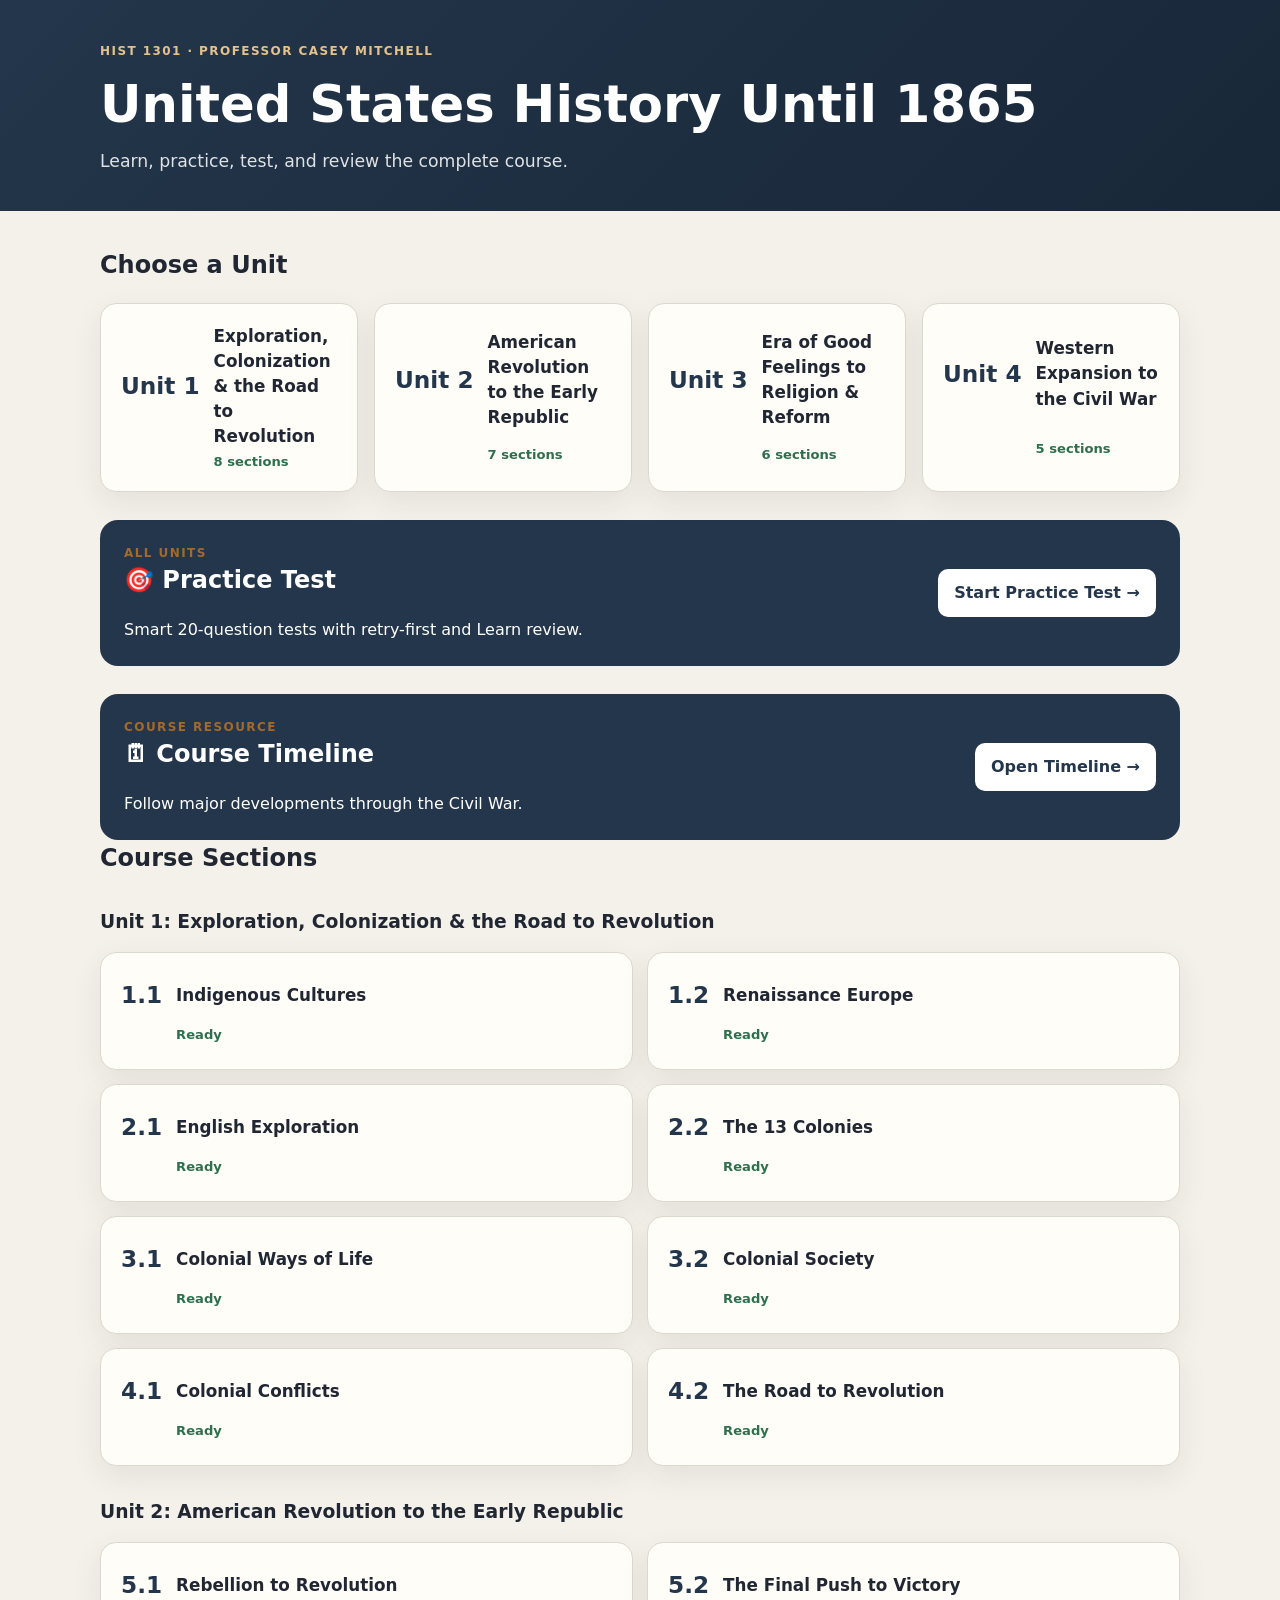
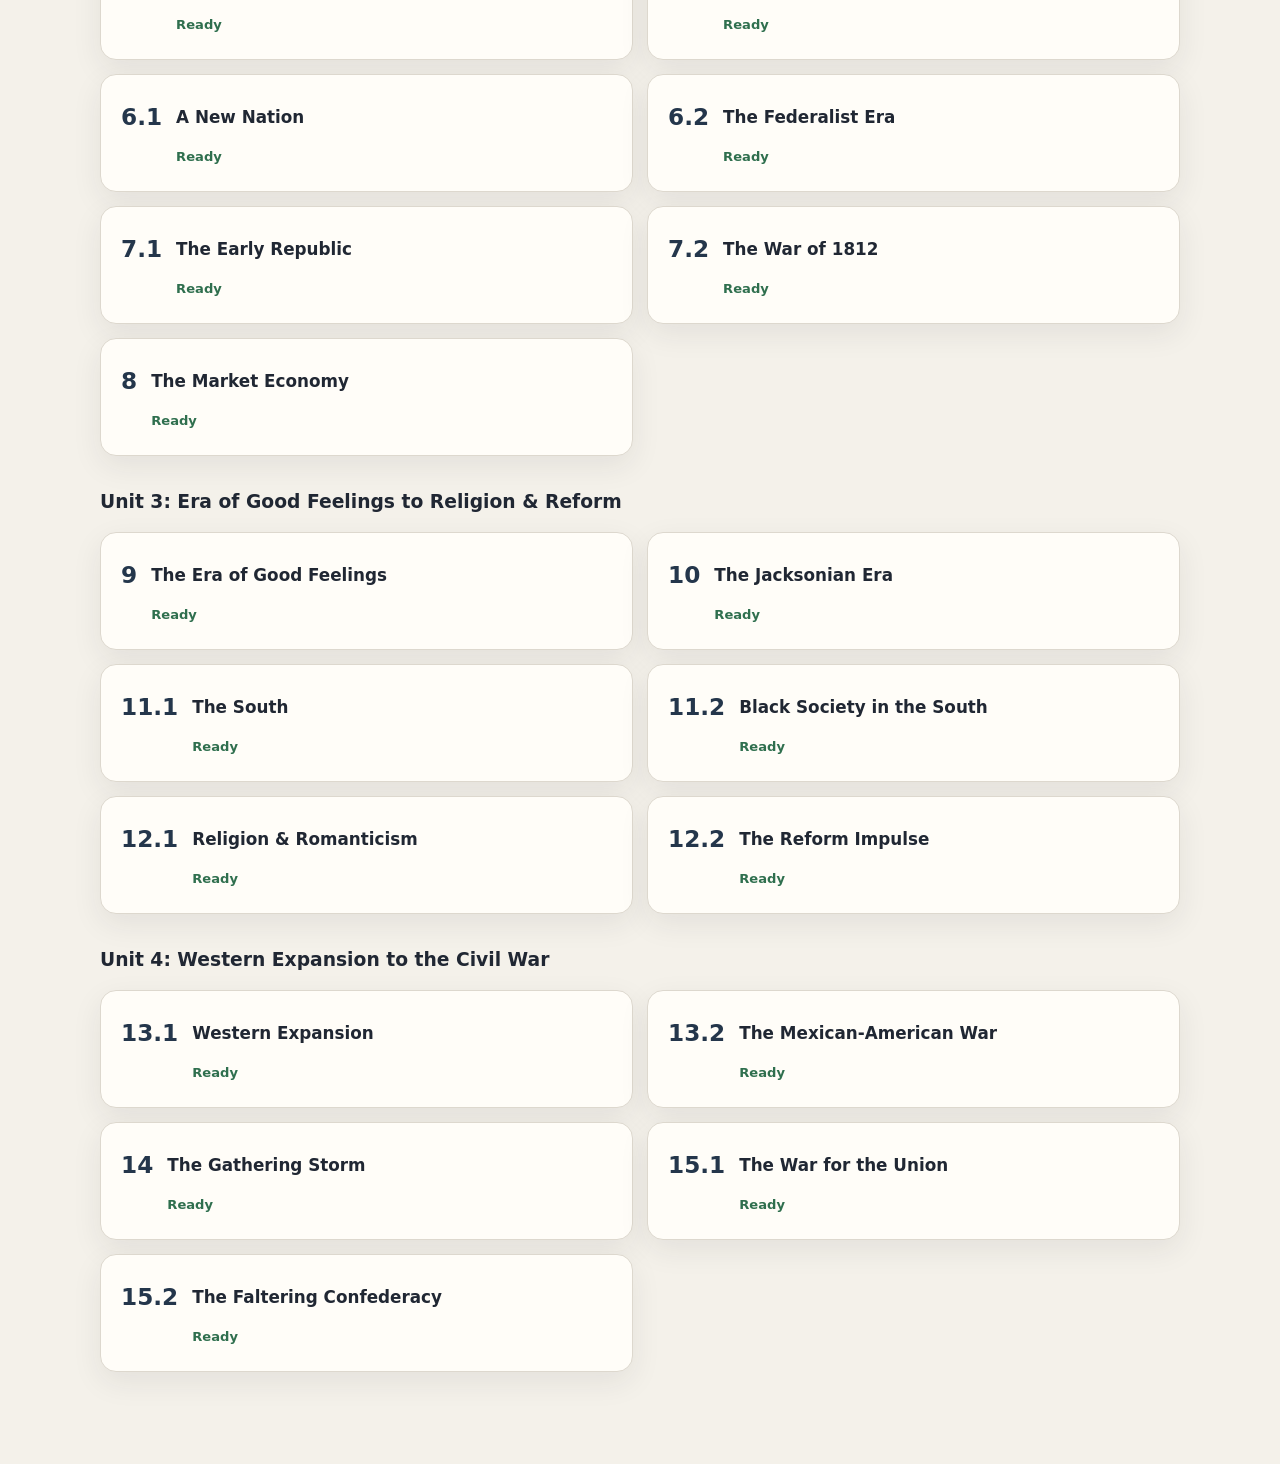
<file: index.html>
<!doctype html><html lang="en"><head><meta charset="utf-8"><meta name="viewport" content="width=device-width,initial-scale=1"><title>HIST 1301 Study System</title><link rel="stylesheet" href="css/styles.css"></head><body><header class="site-header"><div class="shell"><p class="eyebrow">HIST 1301 · PROFESSOR CASEY MITCHELL</p><h1>United States History Until 1865</h1><p class="subtitle">Learn, practice, test, and review the complete course.</p></div></header><main class="shell dashboard">
<section><h2>Choose a Unit</h2><div class="unit-grid" id="unitGrid"></div></section>
<section class="test-card"><div><p class="eyebrow">ALL UNITS</p><h2>🎯 Practice Test</h2><p>Smart 20-question tests with retry-first and Learn review.</p></div><a class="test-link" href="test.html">Start Practice Test →</a></section>
<section class="test-card"><div><p class="eyebrow">COURSE RESOURCE</p><h2>🗓 Course Timeline</h2><p>Follow major developments through the Civil War.</p></div><a class="test-link" href="timeline.html">Open Timeline →</a></section>
<section id="sectionDirectory"><h2>Course Sections</h2><div id="courseSections"></div></section></main>
<script src="data/1-1.js"></script><script src="data/1-2.js"></script><script src="data/2-1.js"></script><script src="data/2-2.js"></script><script src="data/3-1.js"></script><script src="data/3-2.js"></script><script src="data/4-1.js"></script><script src="data/4-2.js"></script><script src="data/course-data.js"></script><script src="js/course-dashboard.js"></script></body></html>
</file>
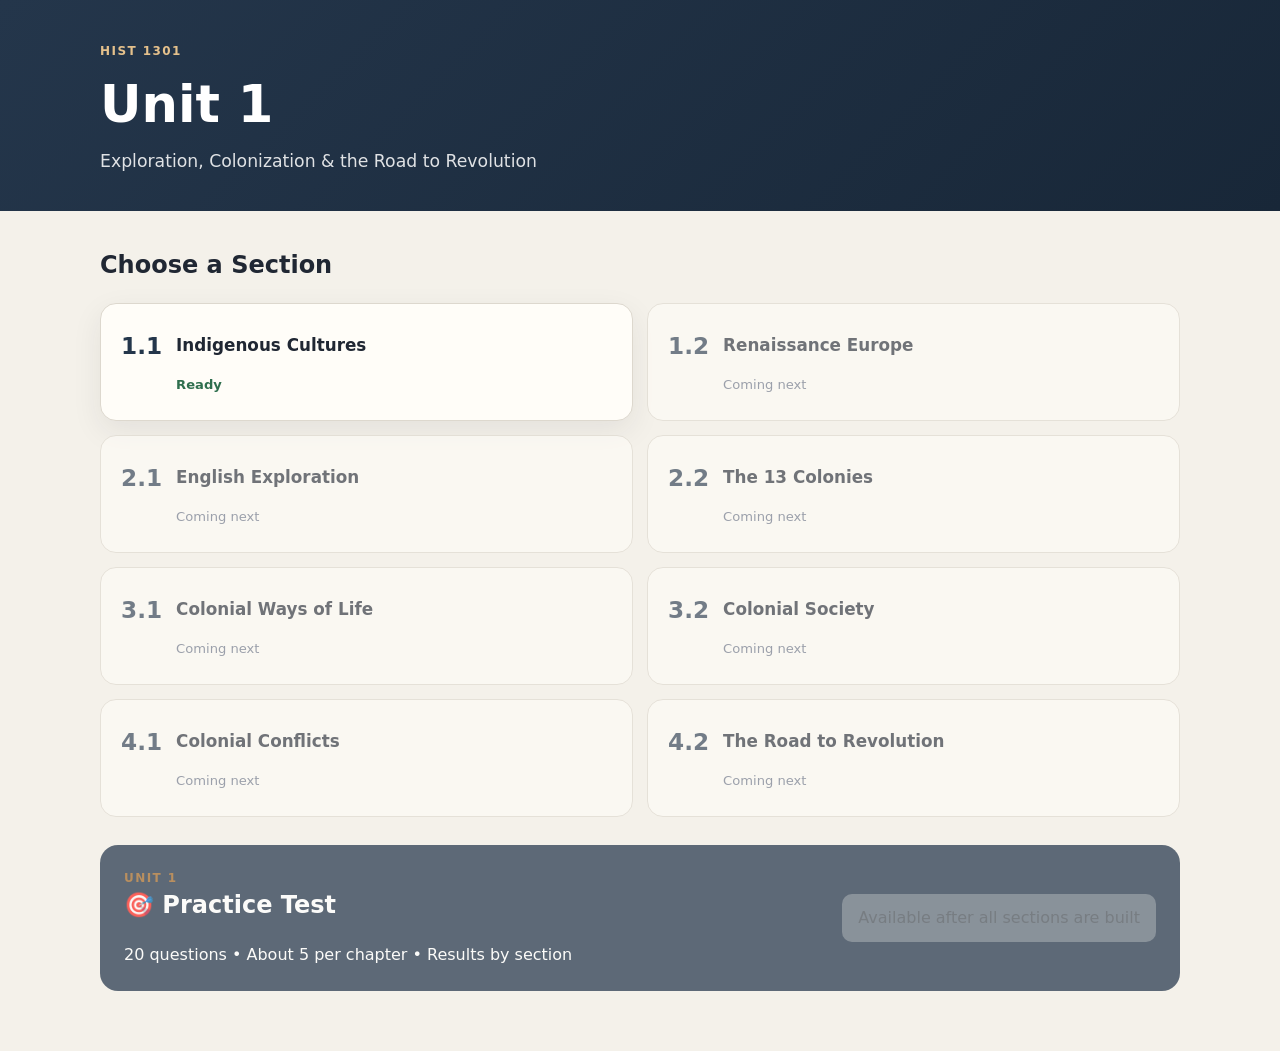
<file: index2.html>
<!doctype html>
<html lang="en">
<head>
  <meta charset="utf-8">
  <meta name="viewport" content="width=device-width, initial-scale=1">
  <title>HIST 1301 — Unit 1</title>
  <link rel="stylesheet" href="css/styles.css">
</head>
<body>
  <header class="site-header">
    <div class="shell">
      <p class="eyebrow">HIST 1301</p>
      <h1>Unit 1</h1>
      <p class="subtitle">Exploration, Colonization &amp; the Road to Revolution</p>
    </div>
  </header>

  <main class="shell dashboard">
    <section>
      <h2>Choose a Section</h2>
      <div class="section-grid">
        <a class="section-card ready" href="sections/1-1.html">
          <span class="section-number">1.1</span>
          <span class="section-title">Indigenous Cultures</span>
          <span class="section-status">Ready</span>
        </a>

        <div class="section-card locked"><span class="section-number">1.2</span><span class="section-title">Renaissance Europe</span><span class="section-status">Coming next</span></div>
        <div class="section-card locked"><span class="section-number">2.1</span><span class="section-title">English Exploration</span><span class="section-status">Coming next</span></div>
        <div class="section-card locked"><span class="section-number">2.2</span><span class="section-title">The 13 Colonies</span><span class="section-status">Coming next</span></div>
        <div class="section-card locked"><span class="section-number">3.1</span><span class="section-title">Colonial Ways of Life</span><span class="section-status">Coming next</span></div>
        <div class="section-card locked"><span class="section-number">3.2</span><span class="section-title">Colonial Society</span><span class="section-status">Coming next</span></div>
        <div class="section-card locked"><span class="section-number">4.1</span><span class="section-title">Colonial Conflicts</span><span class="section-status">Coming next</span></div>
        <div class="section-card locked"><span class="section-number">4.2</span><span class="section-title">The Road to Revolution</span><span class="section-status">Coming next</span></div>
      </div>
    </section>

    <section class="test-card muted">
      <div>
        <p class="eyebrow">UNIT 1</p>
        <h2>🎯 Practice Test</h2>
        <p>20 questions • About 5 per chapter • Results by section</p>
      </div>
      <button disabled>Available after all sections are built</button>
    </section>
  </main>
</body>
</html>
</file>
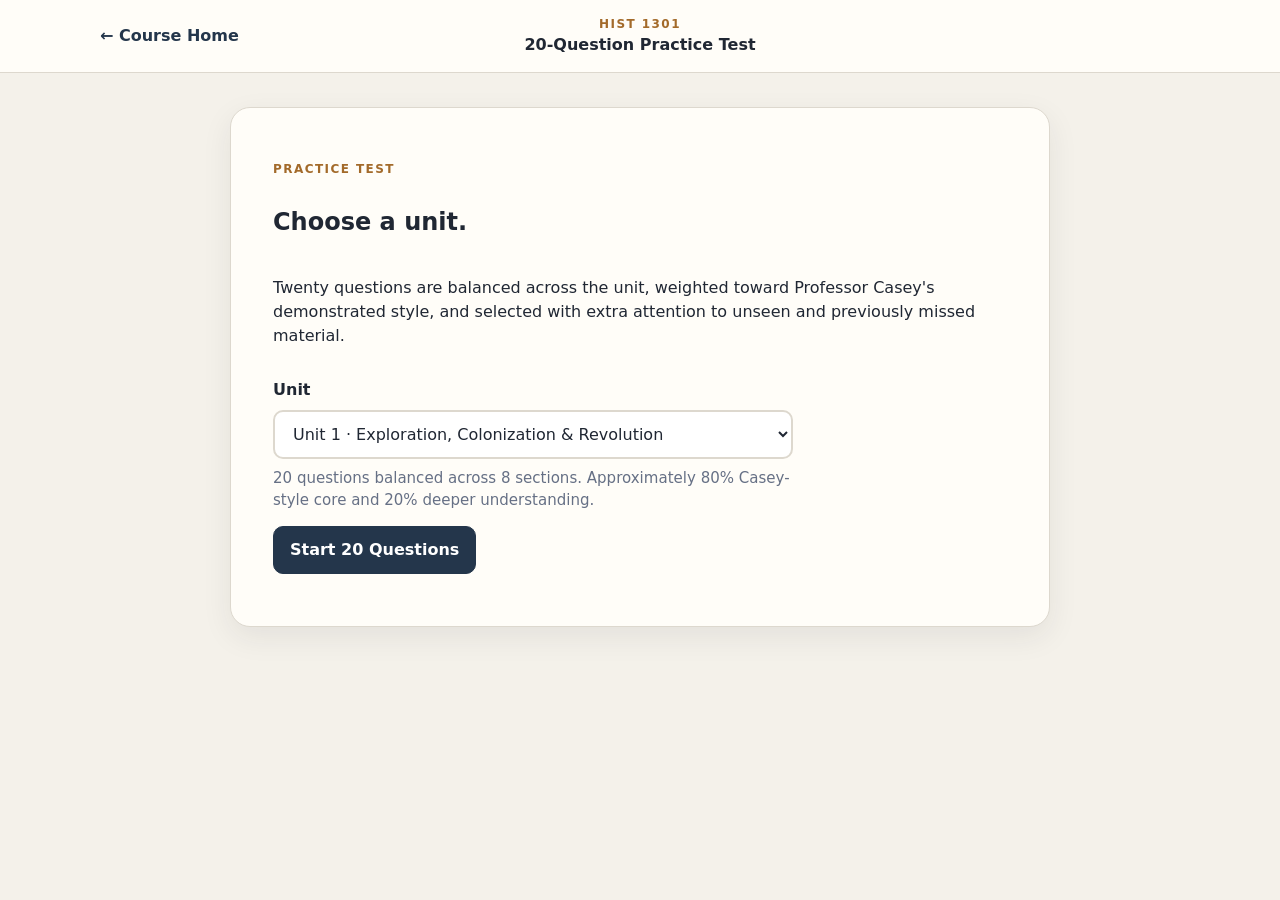
<file: test.html>
<!doctype html><html lang="en"><head><meta charset="utf-8"><meta name="viewport" content="width=device-width,initial-scale=1"><title>Practice Test — HIST 1301</title><link rel="stylesheet" href="css/styles.css"></head>
<body data-unit="1"><header class="compact-header"><div class="shell header-row"><a href="index.html" class="back-link">← Course Home</a><div class="section-heading"><span class="eyebrow">HIST 1301</span><strong>20-Question Practice Test</strong></div><span></span></div></header>
<main class="shell test-shell"><section id="testStart" class="activity-card test-intro"><p class="eyebrow">PRACTICE TEST</p><h1>Choose a unit.</h1><p>Twenty questions are balanced across the unit, weighted toward Professor Casey's demonstrated style, and selected with extra attention to unseen and previously missed material.</p><div class="test-range-control"><label for="testUnit"><strong>Unit</strong></label><select id="testUnit"><option value="1">Unit 1 · Exploration, Colonization &amp; Revolution</option><option value="2">Unit 2 · Revolution to Early Republic</option><option value="3">Unit 3 · Good Feelings to Reform</option><option value="4">Unit 4 · Expansion to Civil War</option></select><p id="testRangeSummary" class="muted-text"></p></div><button class="primary" id="startTest">Start 20 Questions</button></section>
<section id="testActivity" class="hidden"><div class="activity-top"><button class="text-button" id="exitTest">← Exit Test</button><div class="activity-labels"><strong id="testTitle">Practice Test</strong><span id="testProgress"></span></div></div><section class="activity-card" id="testCard"></section></section></main>
<script src="data/1-1.js"></script><script src="data/1-2.js"></script><script src="data/2-1.js"></script><script src="data/2-2.js"></script><script src="data/3-1.js"></script><script src="data/3-2.js"></script><script src="data/4-1.js"></script><script src="data/4-2.js"></script><script src="data/course-data.js"></script><script>Object.values(window.UNIT1_SECTIONS||{}).forEach(s=>{s.unit=1;window.ALL_SECTIONS['1-'+s.id]=s});</script><script src="js/topics.js"></script><script src="js/progress.js"></script><script src="js/test.js"></script></body></html>
</file>
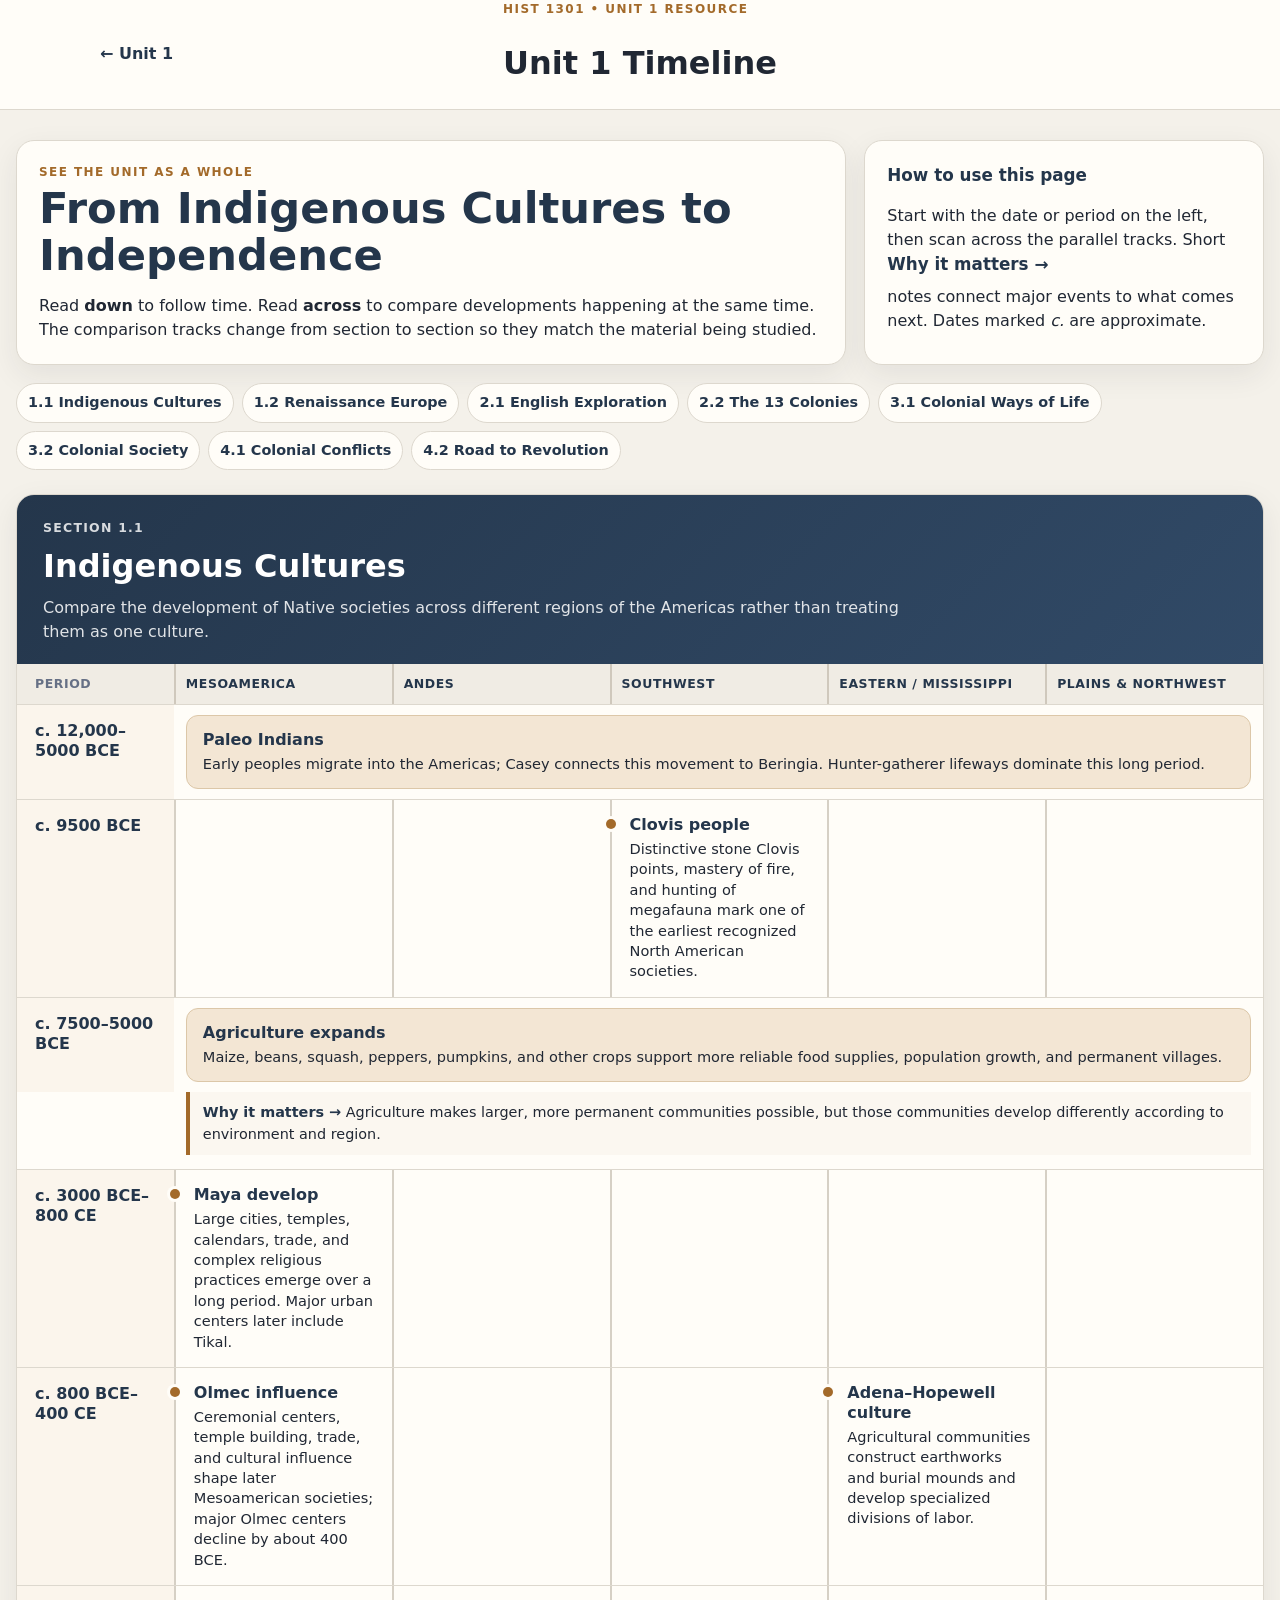
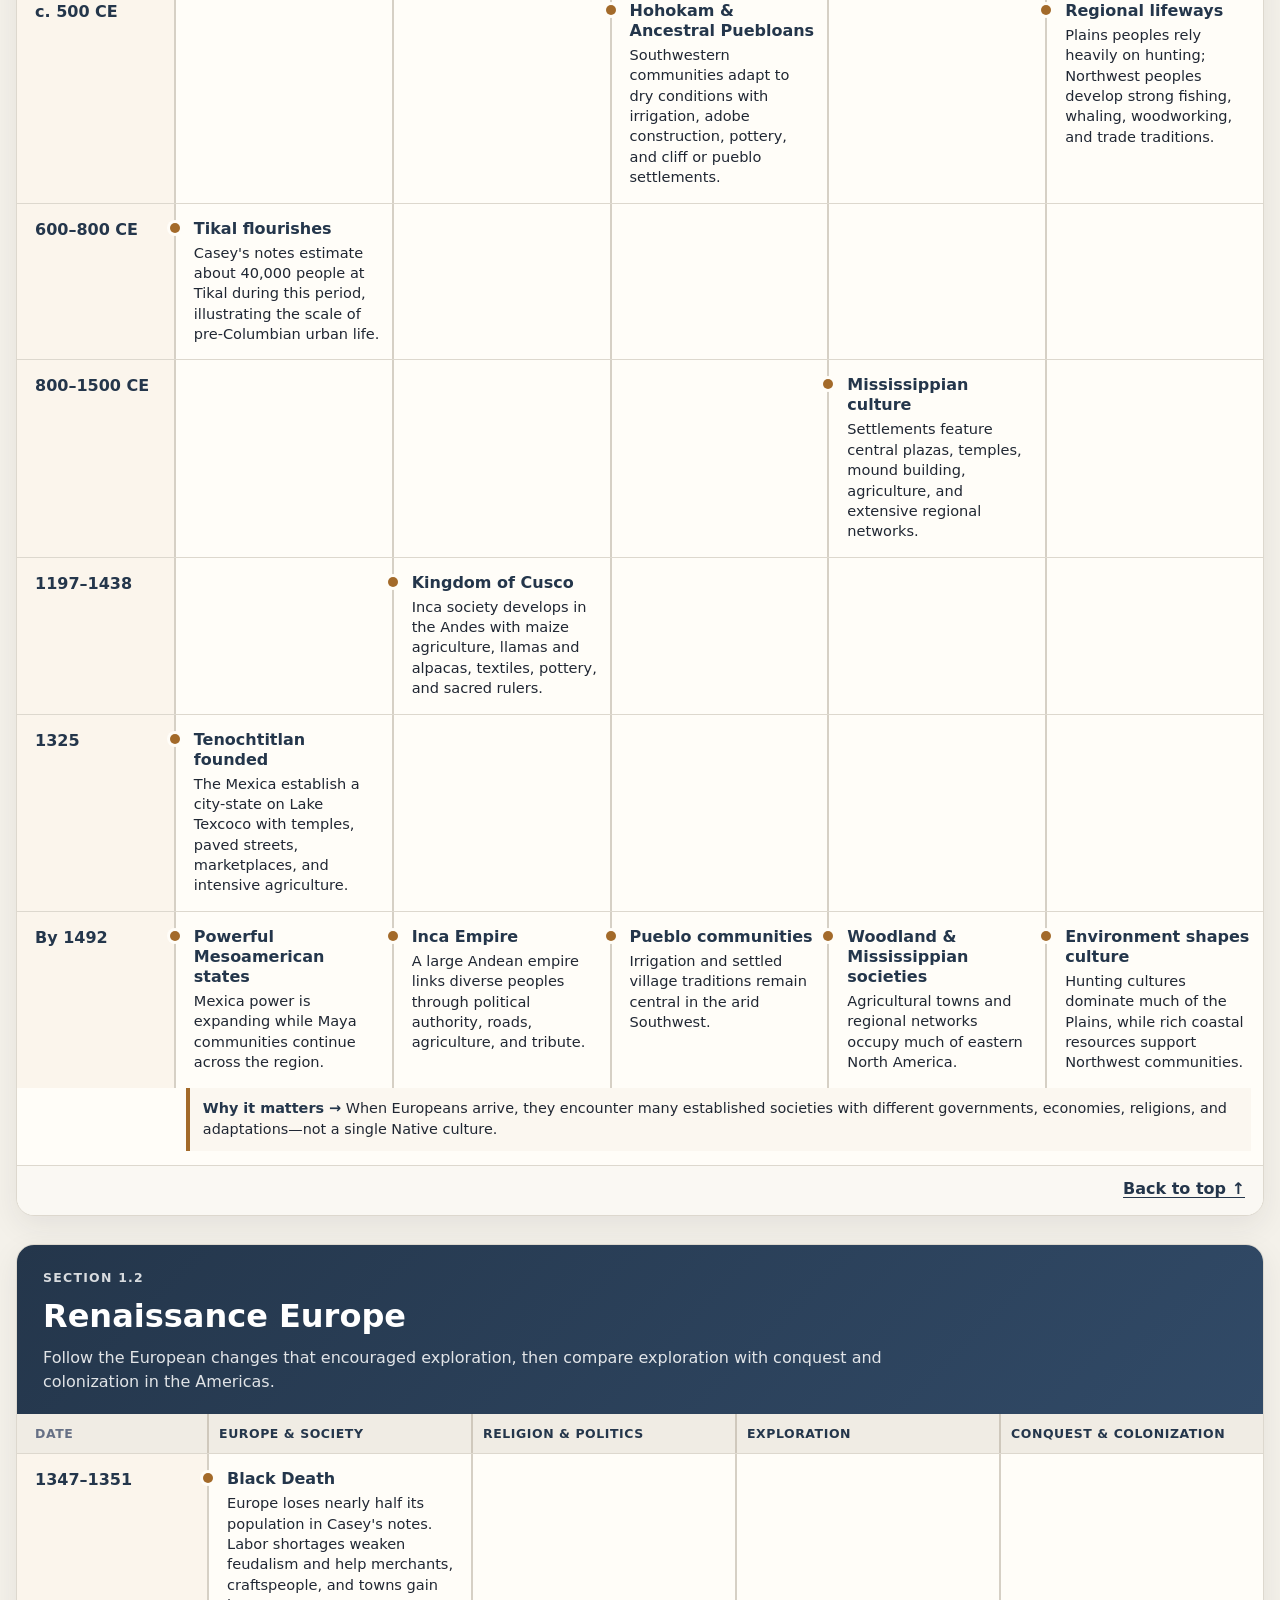
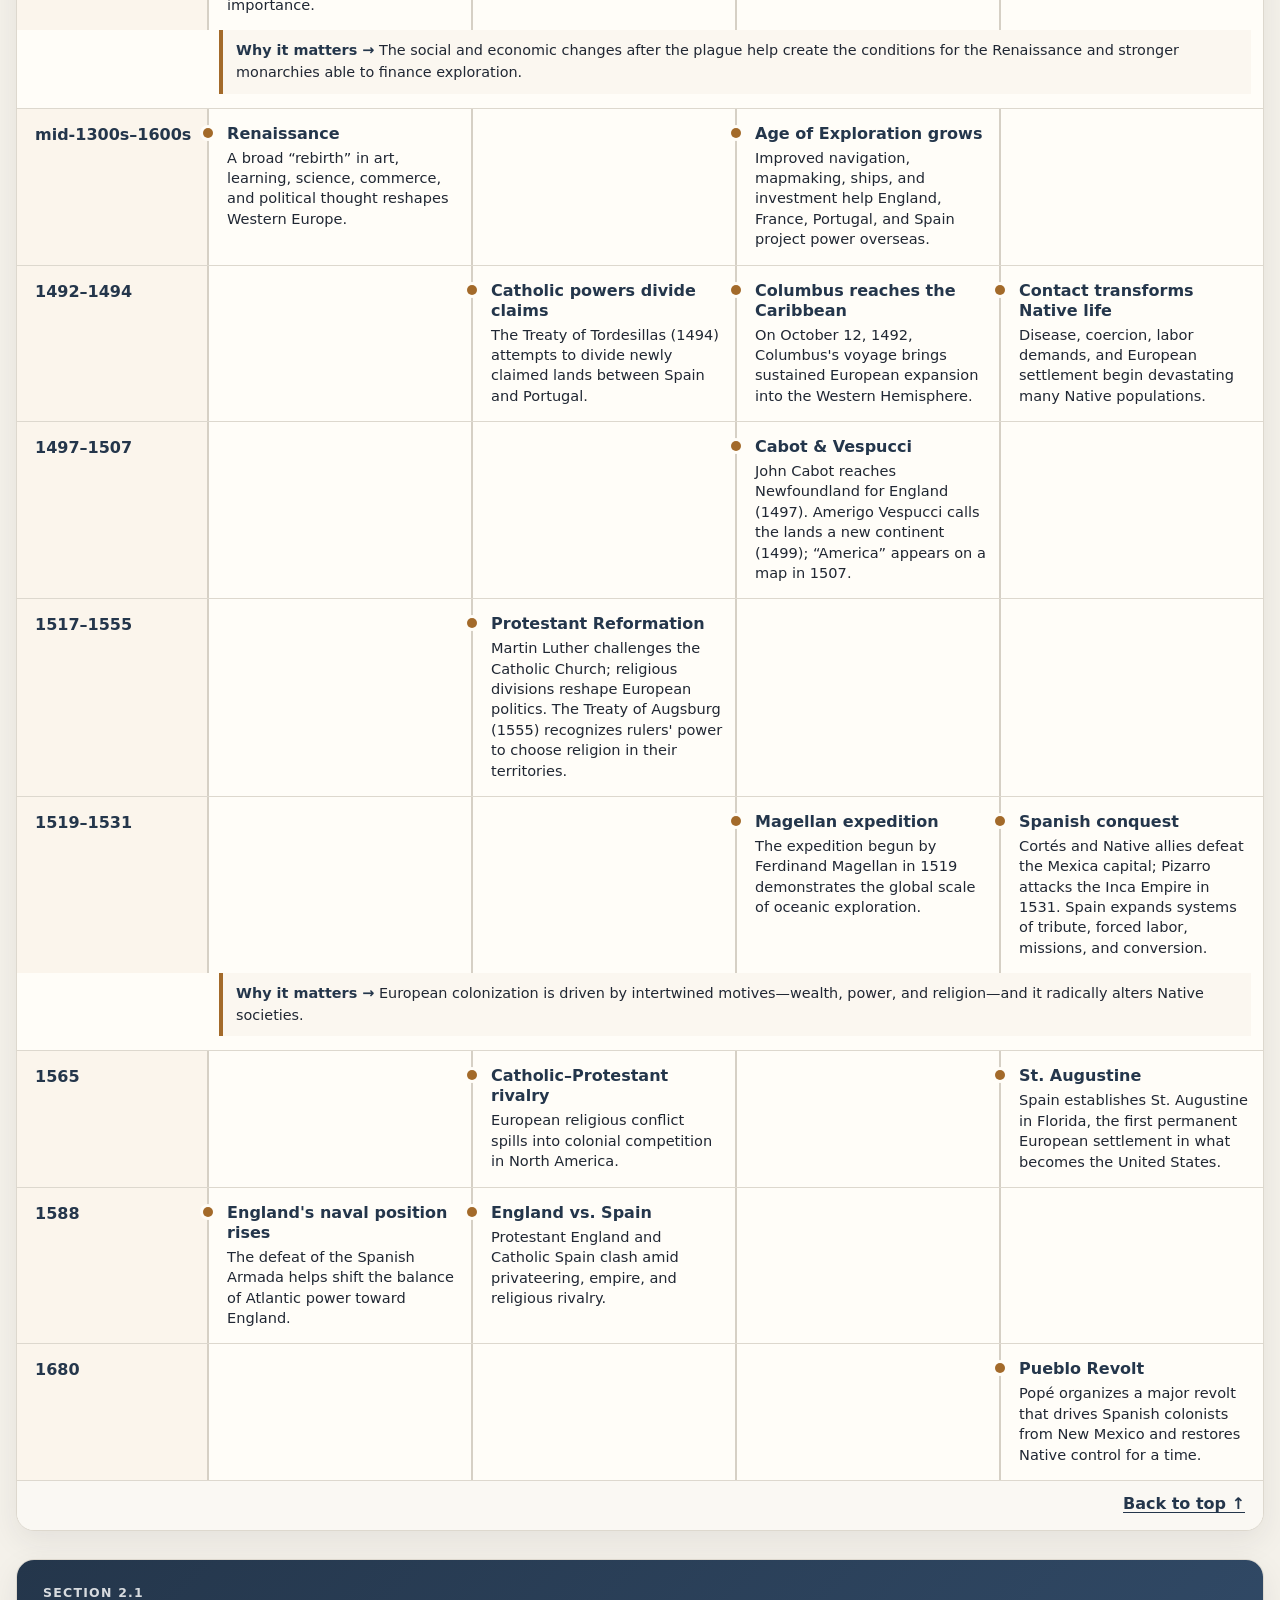
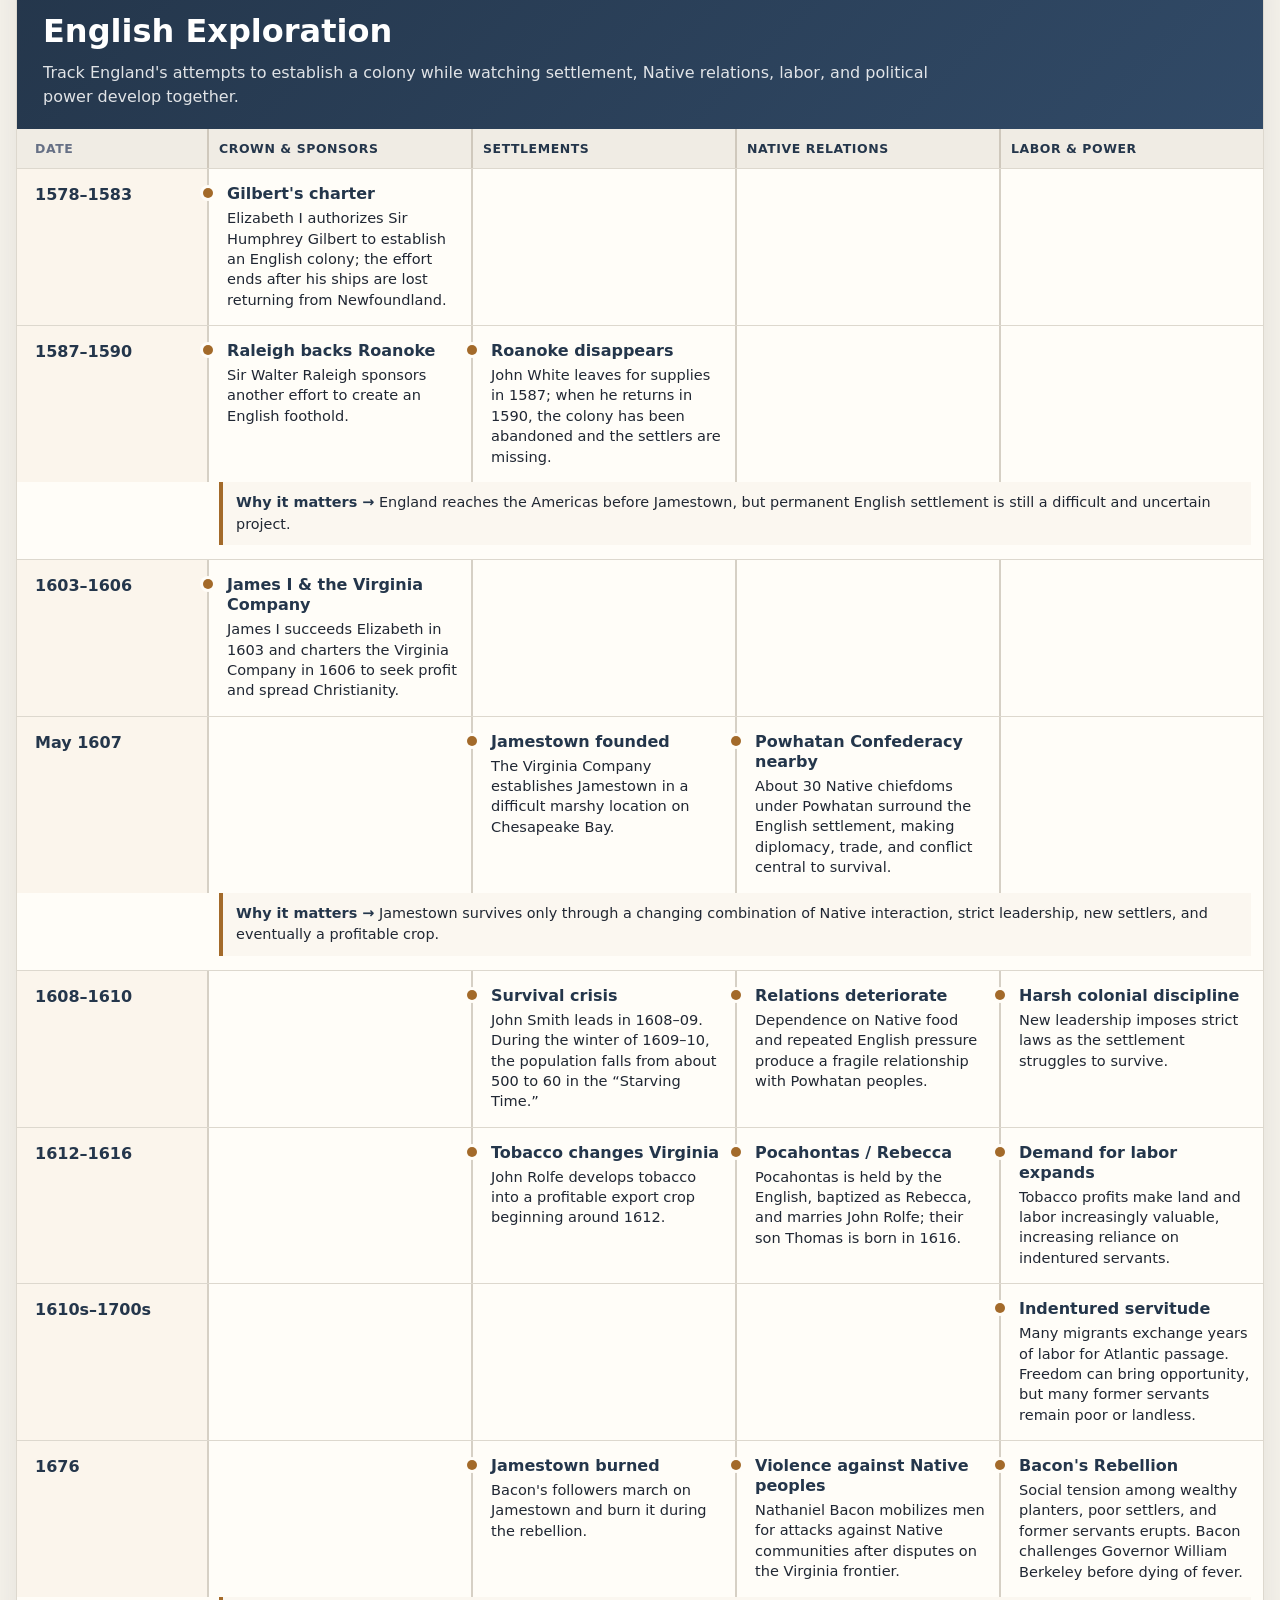
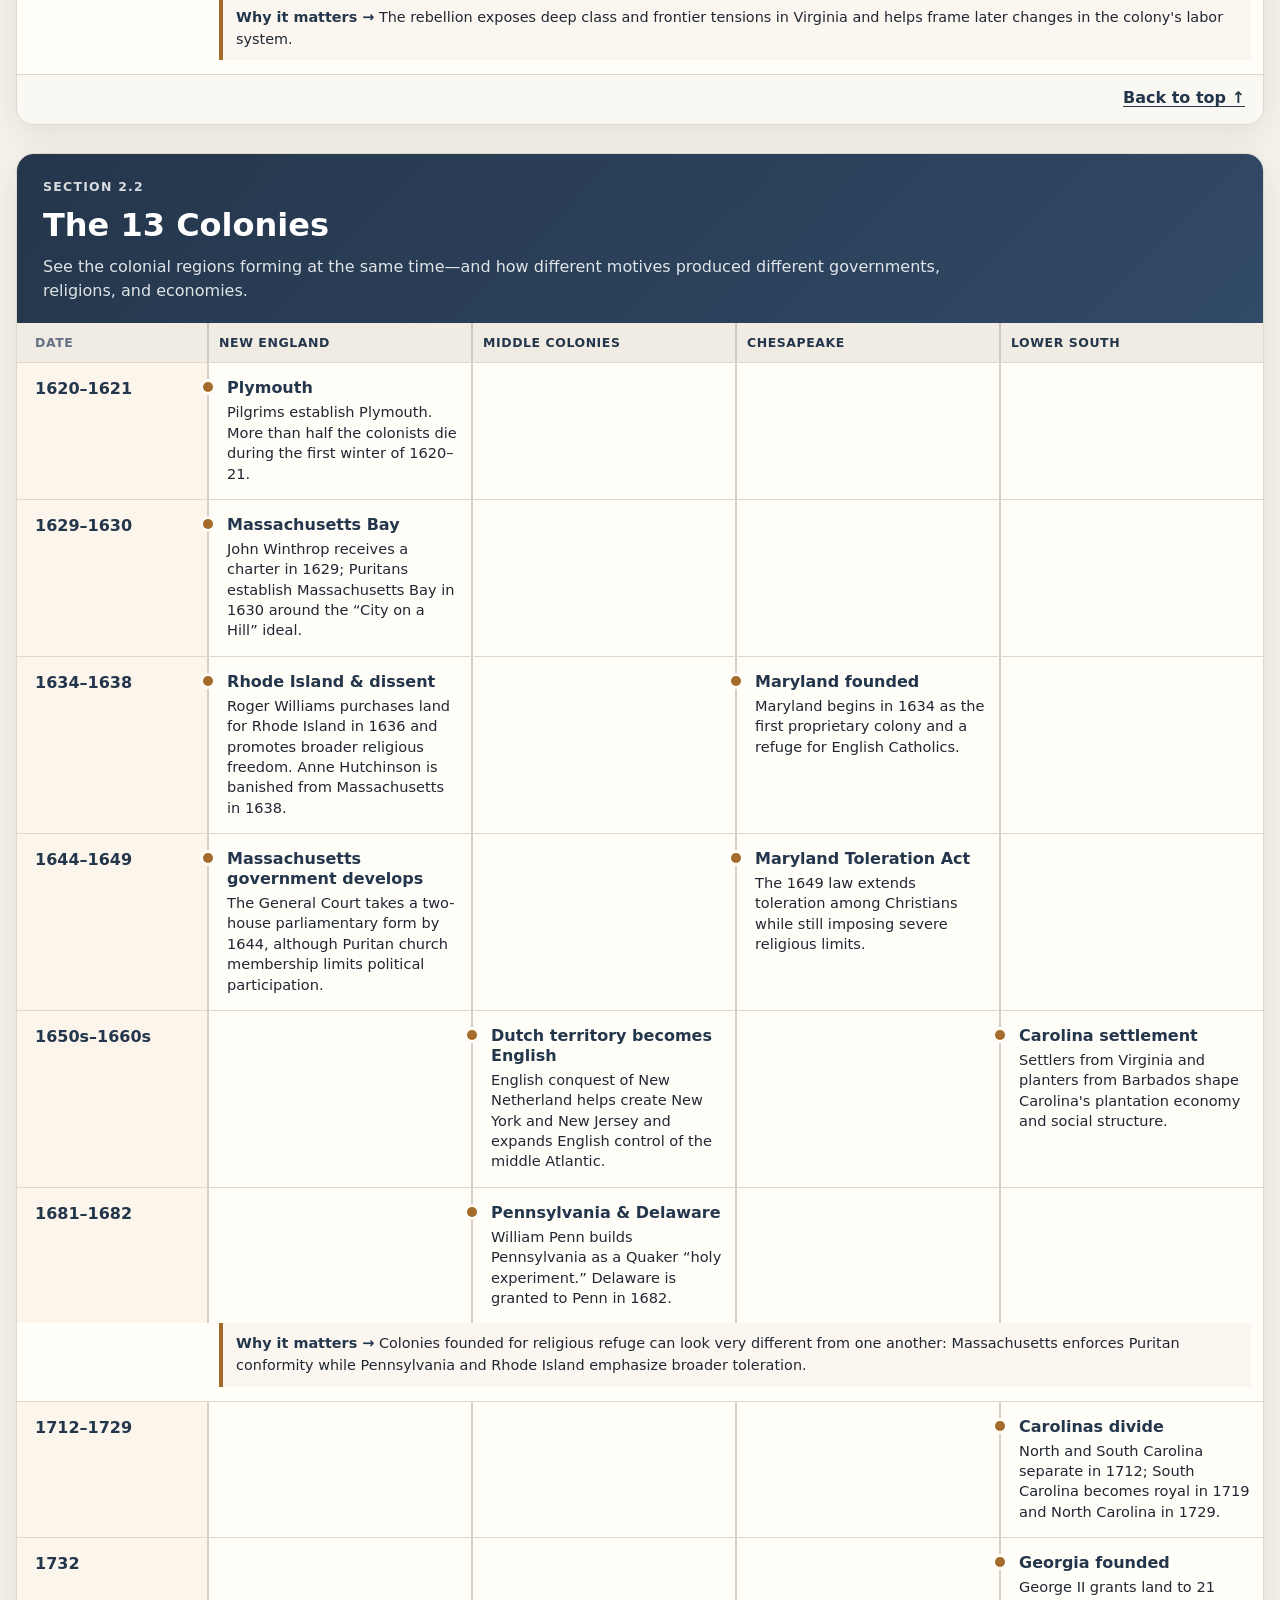
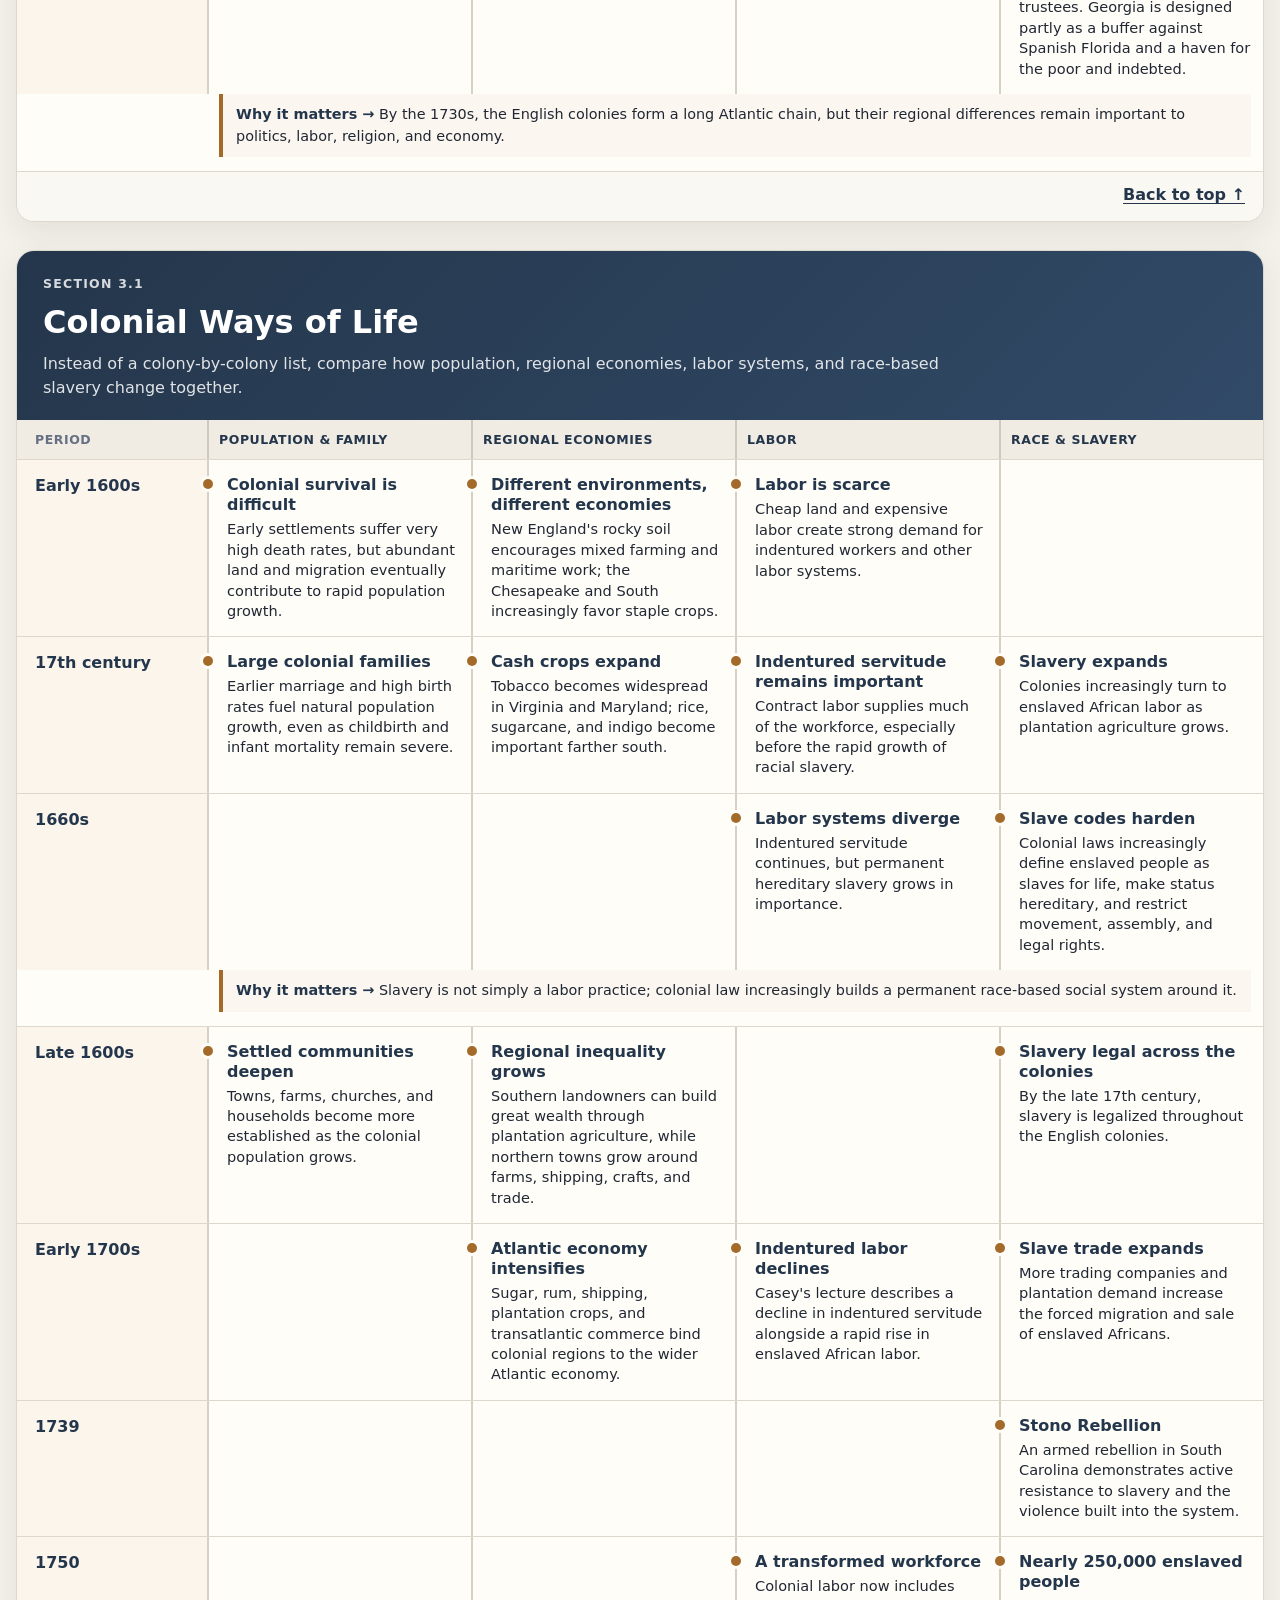
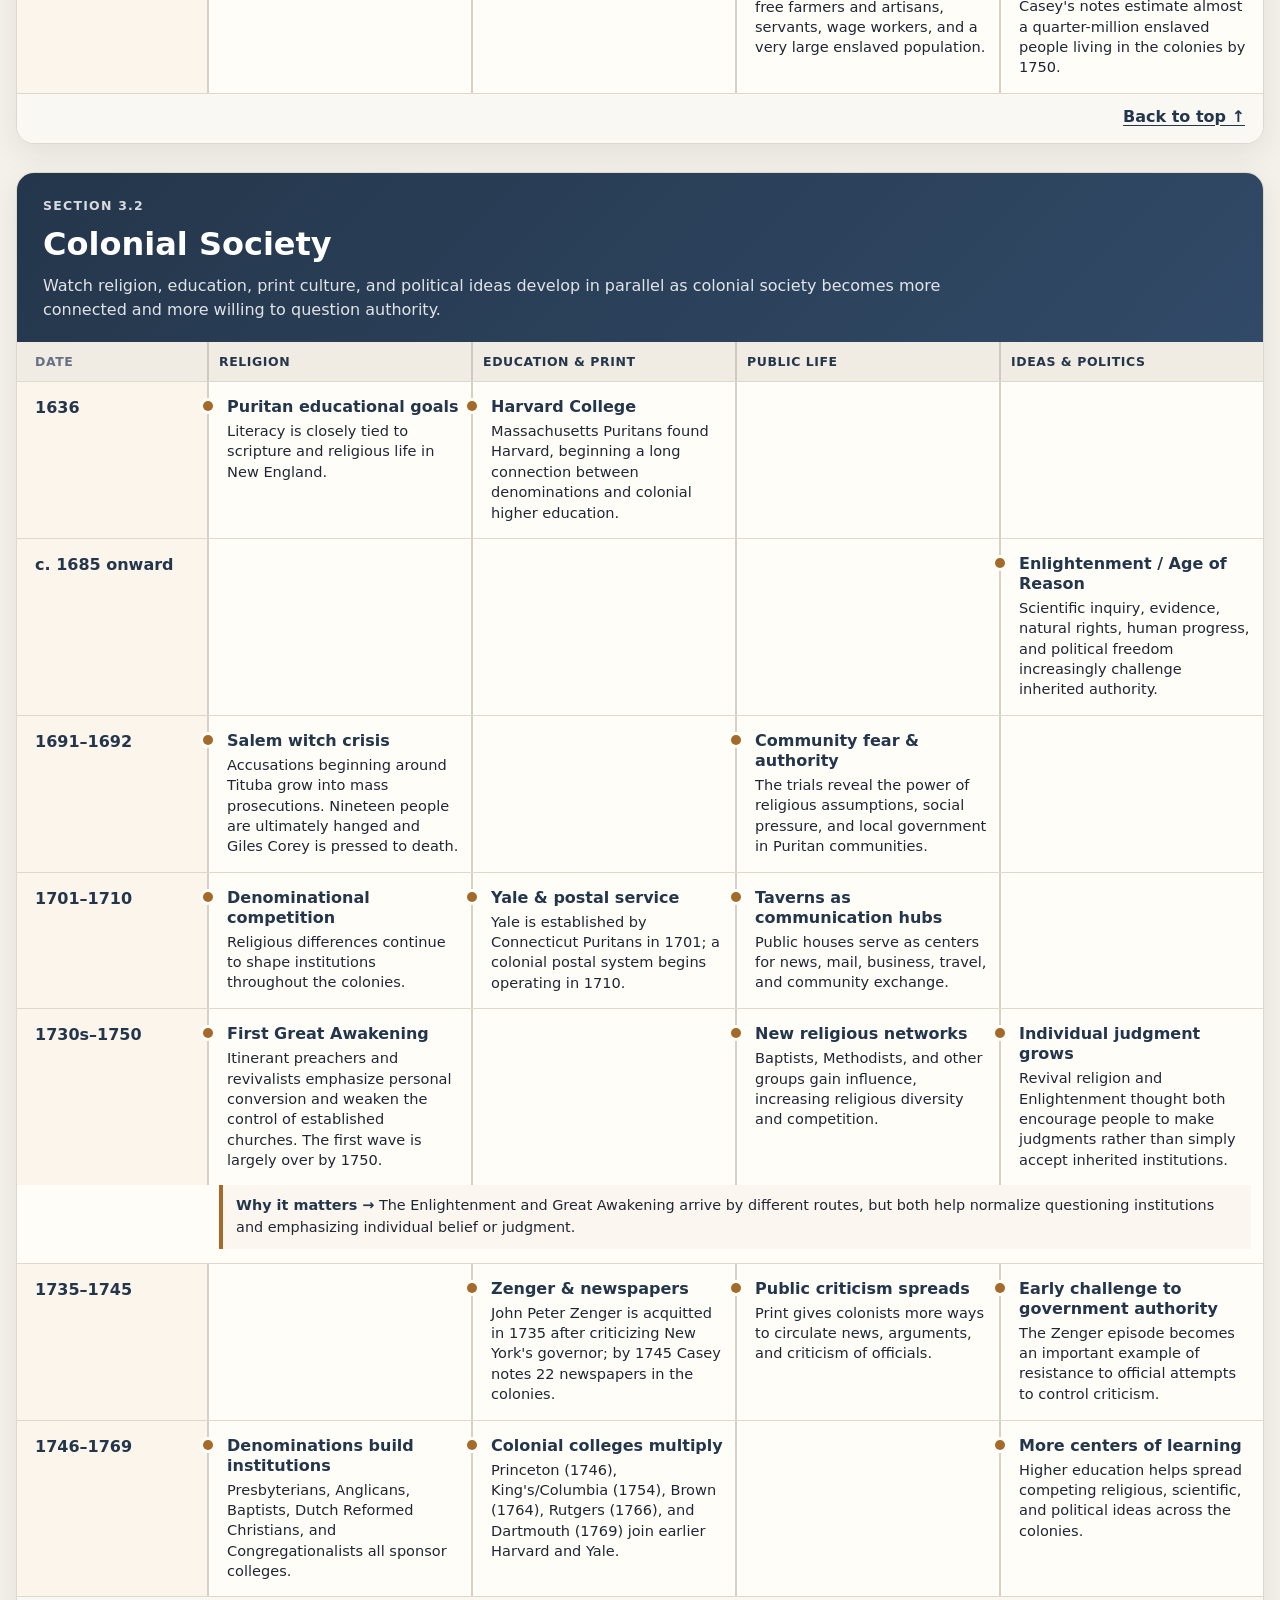
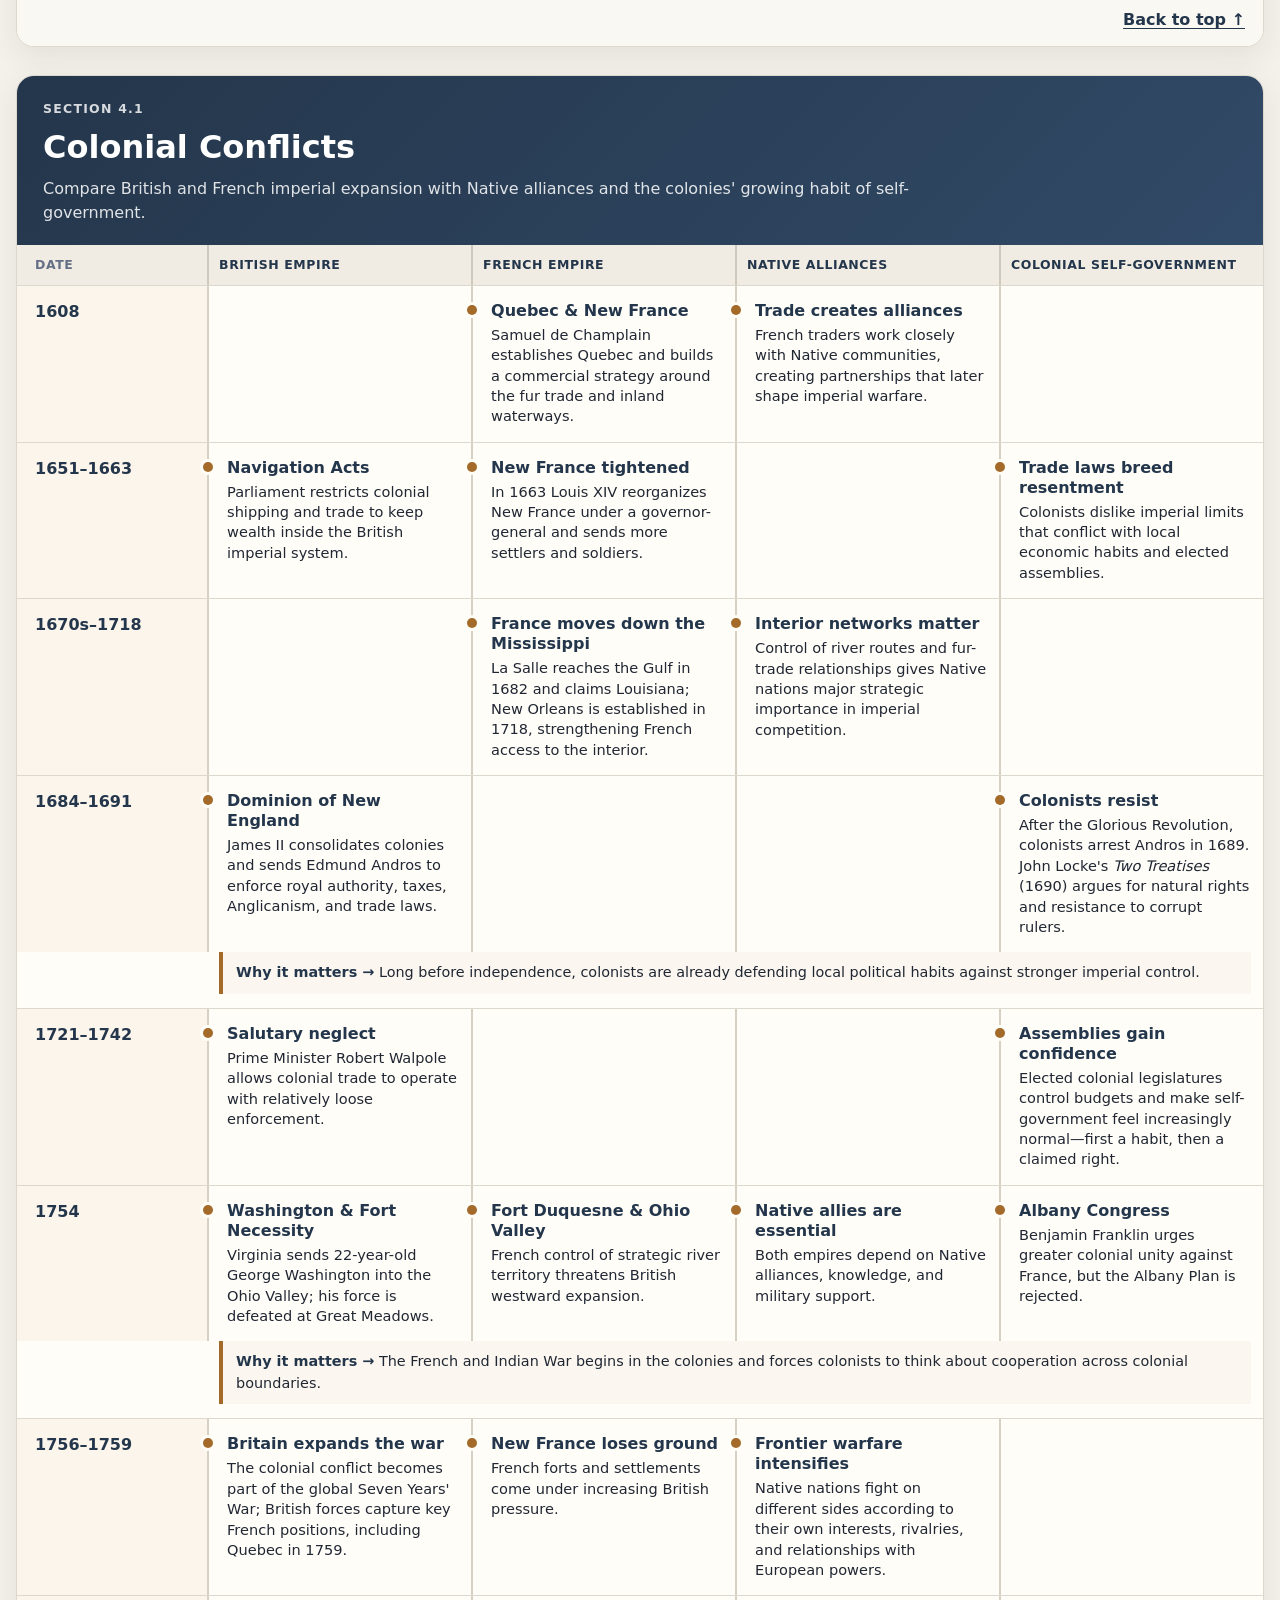
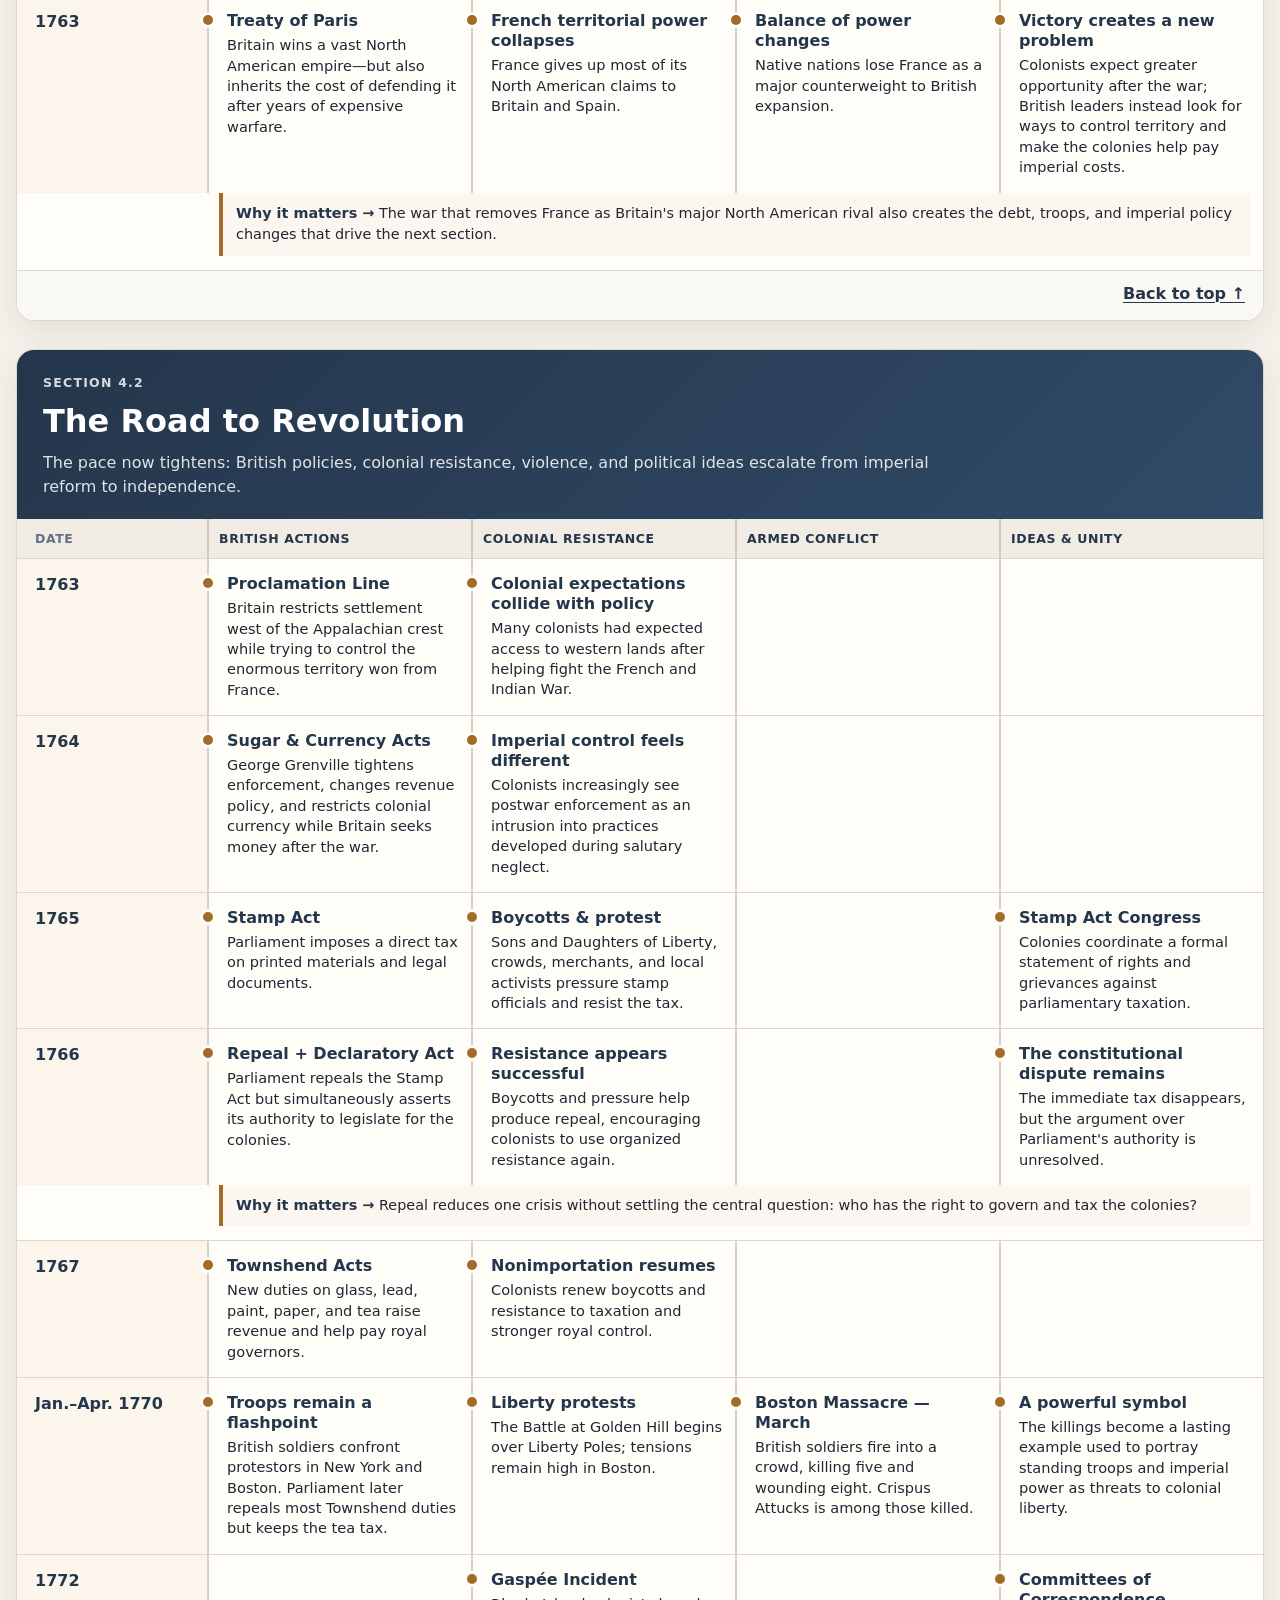
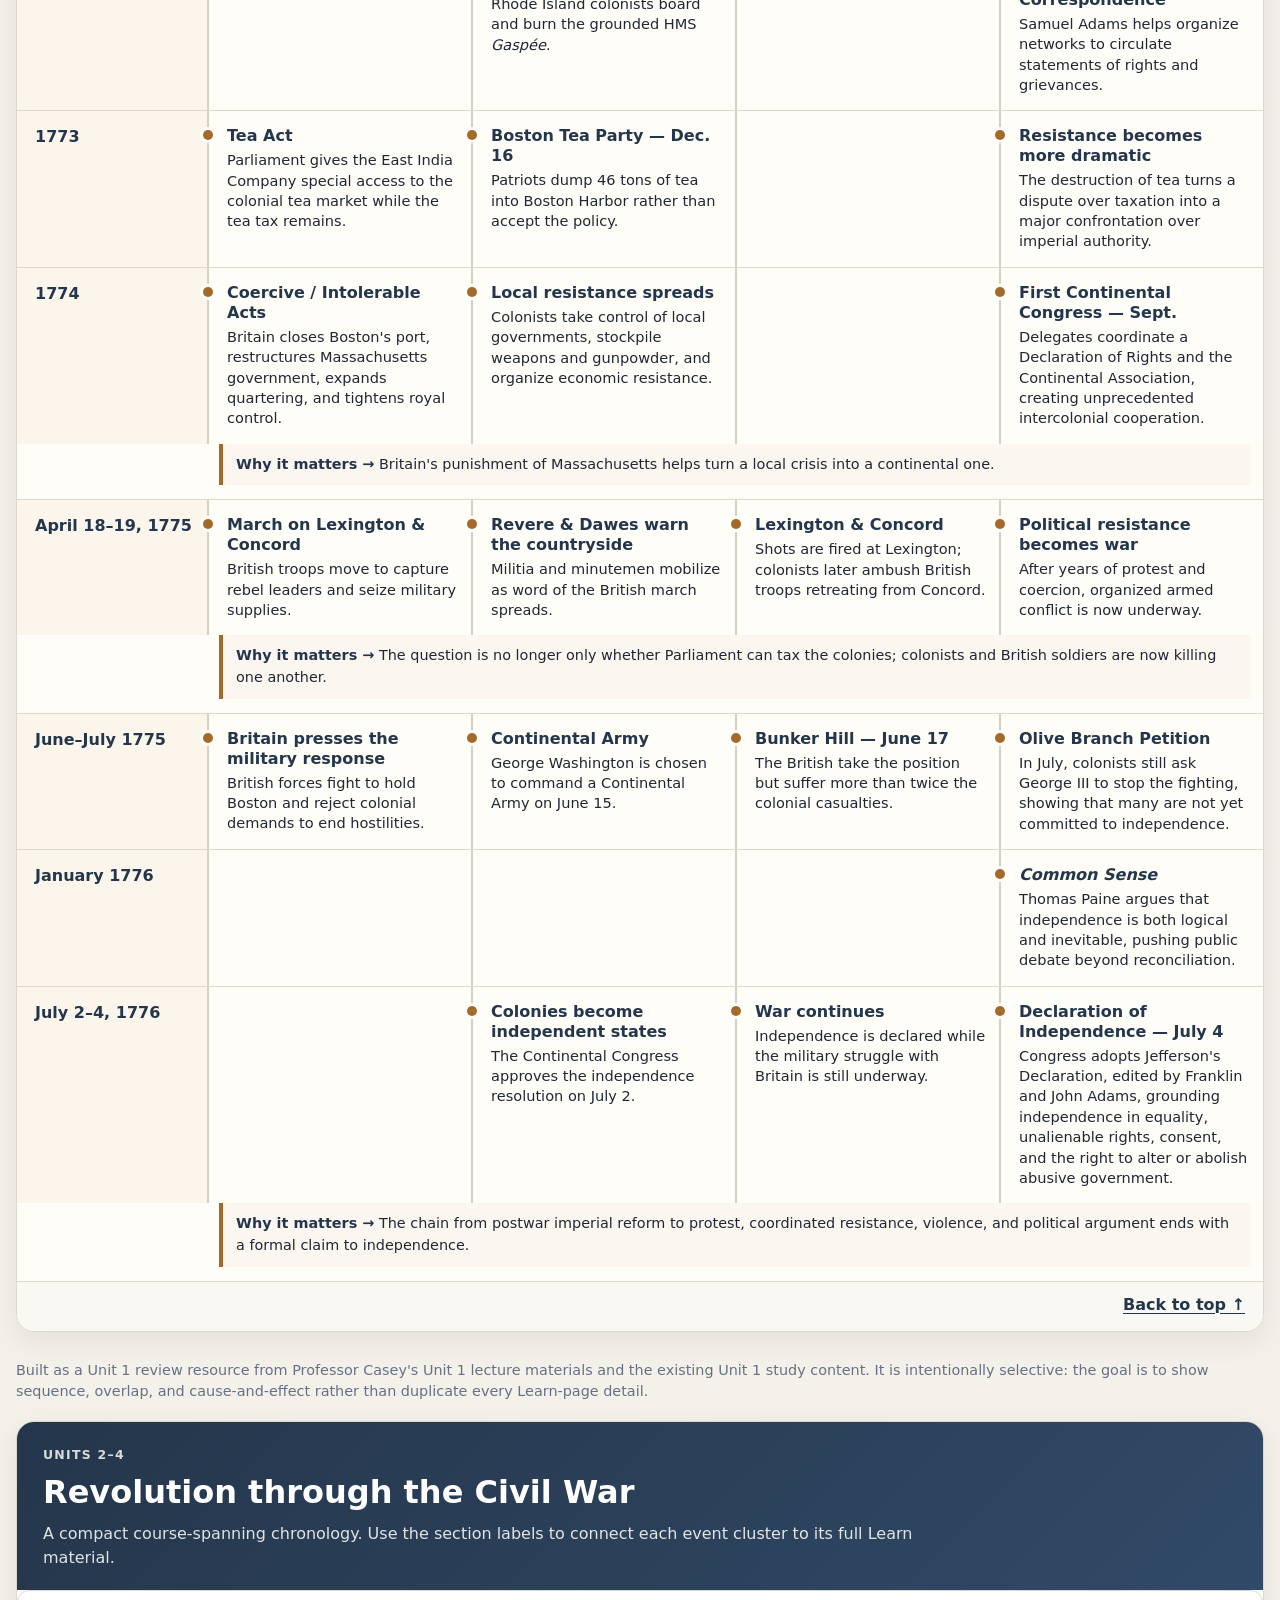
<file: timeline.html>
<!doctype html>
<html lang="en">
<head>
  <meta charset="utf-8">
  <meta name="viewport" content="width=device-width, initial-scale=1">
  <title>HIST 1301 — Unit 1 Timeline</title>
  <link rel="stylesheet" href="css/styles.css">
  <link rel="stylesheet" href="css/timeline.css">
</head>
<body id="top">
  <header class="compact-header timeline-header">
    <div class="shell header-row">
      <a class="back-link" href="index.html">← Unit 1</a>
      <div>
        <p class="eyebrow">HIST 1301 • UNIT 1 RESOURCE</p>
        <h1>Unit 1 Timeline</h1>
      </div>
    </div>
  </header>

  <main class="timeline-page">
    <div class="timeline-shell timeline-intro">
      <div class="timeline-intro-grid">
        <section class="timeline-intro-card" aria-labelledby="timeline-title">
          <p class="eyebrow">SEE THE UNIT AS A WHOLE</p>
          <h1 id="timeline-title">From Indigenous Cultures to Independence</h1>
          <p>Read <strong>down</strong> to follow time. Read <strong>across</strong> to compare developments happening at the same time. The comparison tracks change from section to section so they match the material being studied.</p>
        </section>
        <aside class="timeline-guide" aria-label="How to use the timeline">
          <strong>How to use this page</strong>
          <p>Start with the date or period on the left, then scan across the parallel tracks. Short <strong>Why it matters →</strong> notes connect major events to what comes next. Dates marked <em>c.</em> are approximate.</p>
        </aside>
      </div>
    </div>

    <nav class="timeline-shell timeline-jump-wrap" aria-label="Jump to a Unit 1 section">
      <div class="timeline-jump">
        <a href="#s1-1">1.1 Indigenous Cultures</a>
        <a href="#s1-2">1.2 Renaissance Europe</a>
        <a href="#s2-1">2.1 English Exploration</a>
        <a href="#s2-2">2.2 The 13 Colonies</a>
        <a href="#s3-1">3.1 Colonial Ways of Life</a>
        <a href="#s3-2">3.2 Colonial Society</a>
        <a href="#s4-1">4.1 Colonial Conflicts</a>
        <a href="#s4-2">4.2 Road to Revolution</a>
      </div>
    </nav>

    <!-- 1.1 -->
    <section class="timeline-shell timeline-section" id="s1-1" style="--tracks: 5">
      <header class="timeline-section-header">
        <p class="section-kicker">Section 1.1</p>
        <h2>Indigenous Cultures</h2>
        <p>Compare the development of Native societies across different regions of the Americas rather than treating them as one culture.</p>
      </header>
      <div class="track-headings" aria-label="Comparison tracks">
        <div class="date-heading">Period</div>
        <div class="track-heading">Mesoamerica</div>
        <div class="track-heading">Andes</div>
        <div class="track-heading">Southwest</div>
        <div class="track-heading">Eastern / Mississippi</div>
        <div class="track-heading">Plains &amp; Northwest</div>
      </div>

      <div class="timeline-row">
        <div class="date-cell">c. 12,000–5000 BCE</div>
        <div class="timeline-cell shared" data-track="Across the Americas"><span class="sr-only">Across the Americas: </span><span class="event-title">Paleo Indians</span><span class="event-text">Early peoples migrate into the Americas; Casey connects this movement to Beringia. Hunter-gatherer lifeways dominate this long period.</span></div>
      </div>
      <div class="timeline-row">
        <div class="date-cell">c. 9500 BCE</div>
        <div class="timeline-cell empty"></div><div class="timeline-cell empty"></div>
        <div class="timeline-cell" data-track="Southwest"><span class="sr-only">Southwest: </span><span class="event-title">Clovis people</span><span class="event-text">Distinctive stone Clovis points, mastery of fire, and hunting of megafauna mark one of the earliest recognized North American societies.</span></div>
        <div class="timeline-cell empty"></div><div class="timeline-cell empty"></div>
      </div>
      <div class="timeline-row">
        <div class="date-cell">c. 7500–5000 BCE</div>
        <div class="timeline-cell shared" data-track="Across the Americas"><span class="sr-only">Across the Americas: </span><span class="event-title">Agriculture expands</span><span class="event-text">Maize, beans, squash, peppers, pumpkins, and other crops support more reliable food supplies, population growth, and permanent villages.</span></div>
        <div class="why-it-matters"><strong>Why it matters →</strong> Agriculture makes larger, more permanent communities possible, but those communities develop differently according to environment and region.</div>
      </div>
      <div class="timeline-row">
        <div class="date-cell">c. 3000 BCE–800 CE</div>
        <div class="timeline-cell" data-track="Mesoamerica"><span class="sr-only">Mesoamerica: </span><span class="event-title">Maya develop</span><span class="event-text">Large cities, temples, calendars, trade, and complex religious practices emerge over a long period. Major urban centers later include Tikal.</span></div>
        <div class="timeline-cell empty"></div><div class="timeline-cell empty"></div><div class="timeline-cell empty"></div><div class="timeline-cell empty"></div>
      </div>
      <div class="timeline-row">
        <div class="date-cell">c. 800 BCE–400 CE</div>
        <div class="timeline-cell" data-track="Mesoamerica"><span class="sr-only">Mesoamerica: </span><span class="event-title">Olmec influence</span><span class="event-text">Ceremonial centers, temple building, trade, and cultural influence shape later Mesoamerican societies; major Olmec centers decline by about 400 BCE.</span></div>
        <div class="timeline-cell empty"></div><div class="timeline-cell empty"></div>
        <div class="timeline-cell" data-track="Eastern / Mississippi"><span class="sr-only">Eastern / Mississippi: </span><span class="event-title">Adena–Hopewell culture</span><span class="event-text">Agricultural communities construct earthworks and burial mounds and develop specialized divisions of labor.</span></div>
        <div class="timeline-cell empty"></div>
      </div>
      <div class="timeline-row">
        <div class="date-cell">c. 500 CE</div>
        <div class="timeline-cell empty"></div><div class="timeline-cell empty"></div>
        <div class="timeline-cell" data-track="Southwest"><span class="sr-only">Southwest: </span><span class="event-title">Hohokam &amp; Ancestral Puebloans</span><span class="event-text">Southwestern communities adapt to dry conditions with irrigation, adobe construction, pottery, and cliff or pueblo settlements.</span></div>
        <div class="timeline-cell empty"></div>
        <div class="timeline-cell" data-track="Plains &amp; Northwest"><span class="sr-only">Plains &amp; Northwest: </span><span class="event-title">Regional lifeways</span><span class="event-text">Plains peoples rely heavily on hunting; Northwest peoples develop strong fishing, whaling, woodworking, and trade traditions.</span></div>
      </div>
      <div class="timeline-row">
        <div class="date-cell">600–800 CE</div>
        <div class="timeline-cell" data-track="Mesoamerica"><span class="sr-only">Mesoamerica: </span><span class="event-title">Tikal flourishes</span><span class="event-text">Casey's notes estimate about 40,000 people at Tikal during this period, illustrating the scale of pre-Columbian urban life.</span></div>
        <div class="timeline-cell empty"></div><div class="timeline-cell empty"></div><div class="timeline-cell empty"></div><div class="timeline-cell empty"></div>
      </div>
      <div class="timeline-row">
        <div class="date-cell">800–1500 CE</div>
        <div class="timeline-cell empty"></div><div class="timeline-cell empty"></div><div class="timeline-cell empty"></div>
        <div class="timeline-cell" data-track="Eastern / Mississippi"><span class="sr-only">Eastern / Mississippi: </span><span class="event-title">Mississippian culture</span><span class="event-text">Settlements feature central plazas, temples, mound building, agriculture, and extensive regional networks.</span></div>
        <div class="timeline-cell empty"></div>
      </div>
      <div class="timeline-row">
        <div class="date-cell">1197–1438</div>
        <div class="timeline-cell empty"></div>
        <div class="timeline-cell" data-track="Andes"><span class="sr-only">Andes: </span><span class="event-title">Kingdom of Cusco</span><span class="event-text">Inca society develops in the Andes with maize agriculture, llamas and alpacas, textiles, pottery, and sacred rulers.</span></div>
        <div class="timeline-cell empty"></div><div class="timeline-cell empty"></div><div class="timeline-cell empty"></div>
      </div>
      <div class="timeline-row">
        <div class="date-cell">1325</div>
        <div class="timeline-cell" data-track="Mesoamerica"><span class="sr-only">Mesoamerica: </span><span class="event-title">Tenochtitlan founded</span><span class="event-text">The Mexica establish a city-state on Lake Texcoco with temples, paved streets, marketplaces, and intensive agriculture.</span></div>
        <div class="timeline-cell empty"></div><div class="timeline-cell empty"></div><div class="timeline-cell empty"></div><div class="timeline-cell empty"></div>
      </div>
      <div class="timeline-row">
        <div class="date-cell">By 1492</div>
        <div class="timeline-cell" data-track="Mesoamerica"><span class="sr-only">Mesoamerica: </span><span class="event-title">Powerful Mesoamerican states</span><span class="event-text">Mexica power is expanding while Maya communities continue across the region.</span></div>
        <div class="timeline-cell" data-track="Andes"><span class="sr-only">Andes: </span><span class="event-title">Inca Empire</span><span class="event-text">A large Andean empire links diverse peoples through political authority, roads, agriculture, and tribute.</span></div>
        <div class="timeline-cell" data-track="Southwest"><span class="sr-only">Southwest: </span><span class="event-title">Pueblo communities</span><span class="event-text">Irrigation and settled village traditions remain central in the arid Southwest.</span></div>
        <div class="timeline-cell" data-track="Eastern / Mississippi"><span class="sr-only">Eastern / Mississippi: </span><span class="event-title">Woodland &amp; Mississippian societies</span><span class="event-text">Agricultural towns and regional networks occupy much of eastern North America.</span></div>
        <div class="timeline-cell" data-track="Plains &amp; Northwest"><span class="sr-only">Plains &amp; Northwest: </span><span class="event-title">Environment shapes culture</span><span class="event-text">Hunting cultures dominate much of the Plains, while rich coastal resources support Northwest communities.</span></div>
        <div class="why-it-matters"><strong>Why it matters →</strong> When Europeans arrive, they encounter many established societies with different governments, economies, religions, and adaptations—not a single Native culture.</div>
      </div>
      <footer class="section-footer"><a href="#top">Back to top ↑</a></footer>
    </section>

    <!-- 1.2 -->
    <section class="timeline-shell timeline-section" id="s1-2">
      <header class="timeline-section-header">
        <p class="section-kicker">Section 1.2</p>
        <h2>Renaissance Europe</h2>
        <p>Follow the European changes that encouraged exploration, then compare exploration with conquest and colonization in the Americas.</p>
      </header>
      <div class="track-headings" aria-label="Comparison tracks">
        <div class="date-heading">Date</div><div class="track-heading">Europe &amp; Society</div><div class="track-heading">Religion &amp; Politics</div><div class="track-heading">Exploration</div><div class="track-heading">Conquest &amp; Colonization</div>
      </div>
      <div class="timeline-row">
        <div class="date-cell">1347–1351</div>
        <div class="timeline-cell" data-track="Europe &amp; Society"><span class="sr-only">Europe &amp; Society: </span><span class="event-title">Black Death</span><span class="event-text">Europe loses nearly half its population in Casey's notes. Labor shortages weaken feudalism and help merchants, craftspeople, and towns gain importance.</span></div>
        <div class="timeline-cell empty"></div><div class="timeline-cell empty"></div><div class="timeline-cell empty"></div>
        <div class="why-it-matters"><strong>Why it matters →</strong> The social and economic changes after the plague help create the conditions for the Renaissance and stronger monarchies able to finance exploration.</div>
      </div>
      <div class="timeline-row">
        <div class="date-cell">mid-1300s–1600s</div>
        <div class="timeline-cell" data-track="Europe &amp; Society"><span class="sr-only">Europe &amp; Society: </span><span class="event-title">Renaissance</span><span class="event-text">A broad “rebirth” in art, learning, science, commerce, and political thought reshapes Western Europe.</span></div>
        <div class="timeline-cell empty"></div>
        <div class="timeline-cell" data-track="Exploration"><span class="sr-only">Exploration: </span><span class="event-title">Age of Exploration grows</span><span class="event-text">Improved navigation, mapmaking, ships, and investment help England, France, Portugal, and Spain project power overseas.</span></div>
        <div class="timeline-cell empty"></div>
      </div>
      <div class="timeline-row">
        <div class="date-cell">1492–1494</div>
        <div class="timeline-cell empty"></div>
        <div class="timeline-cell" data-track="Religion &amp; Politics"><span class="sr-only">Religion &amp; Politics: </span><span class="event-title">Catholic powers divide claims</span><span class="event-text">The Treaty of Tordesillas (1494) attempts to divide newly claimed lands between Spain and Portugal.</span></div>
        <div class="timeline-cell" data-track="Exploration"><span class="sr-only">Exploration: </span><span class="event-title">Columbus reaches the Caribbean</span><span class="event-text">On October 12, 1492, Columbus's voyage brings sustained European expansion into the Western Hemisphere.</span></div>
        <div class="timeline-cell" data-track="Conquest &amp; Colonization"><span class="sr-only">Conquest &amp; Colonization: </span><span class="event-title">Contact transforms Native life</span><span class="event-text">Disease, coercion, labor demands, and European settlement begin devastating many Native populations.</span></div>
      </div>
      <div class="timeline-row">
        <div class="date-cell">1497–1507</div>
        <div class="timeline-cell empty"></div><div class="timeline-cell empty"></div>
        <div class="timeline-cell" data-track="Exploration"><span class="sr-only">Exploration: </span><span class="event-title">Cabot &amp; Vespucci</span><span class="event-text">John Cabot reaches Newfoundland for England (1497). Amerigo Vespucci calls the lands a new continent (1499); “America” appears on a map in 1507.</span></div>
        <div class="timeline-cell empty"></div>
      </div>
      <div class="timeline-row">
        <div class="date-cell">1517–1555</div>
        <div class="timeline-cell empty"></div>
        <div class="timeline-cell" data-track="Religion &amp; Politics"><span class="sr-only">Religion &amp; Politics: </span><span class="event-title">Protestant Reformation</span><span class="event-text">Martin Luther challenges the Catholic Church; religious divisions reshape European politics. The Treaty of Augsburg (1555) recognizes rulers' power to choose religion in their territories.</span></div>
        <div class="timeline-cell empty"></div><div class="timeline-cell empty"></div>
      </div>
      <div class="timeline-row">
        <div class="date-cell">1519–1531</div>
        <div class="timeline-cell empty"></div><div class="timeline-cell empty"></div>
        <div class="timeline-cell" data-track="Exploration"><span class="sr-only">Exploration: </span><span class="event-title">Magellan expedition</span><span class="event-text">The expedition begun by Ferdinand Magellan in 1519 demonstrates the global scale of oceanic exploration.</span></div>
        <div class="timeline-cell" data-track="Conquest &amp; Colonization"><span class="sr-only">Conquest &amp; Colonization: </span><span class="event-title">Spanish conquest</span><span class="event-text">Cortés and Native allies defeat the Mexica capital; Pizarro attacks the Inca Empire in 1531. Spain expands systems of tribute, forced labor, missions, and conversion.</span></div>
        <div class="why-it-matters"><strong>Why it matters →</strong> European colonization is driven by intertwined motives—wealth, power, and religion—and it radically alters Native societies.</div>
      </div>
      <div class="timeline-row">
        <div class="date-cell">1565</div>
        <div class="timeline-cell empty"></div><div class="timeline-cell" data-track="Religion &amp; Politics"><span class="sr-only">Religion &amp; Politics: </span><span class="event-title">Catholic–Protestant rivalry</span><span class="event-text">European religious conflict spills into colonial competition in North America.</span></div><div class="timeline-cell empty"></div>
        <div class="timeline-cell" data-track="Conquest &amp; Colonization"><span class="sr-only">Conquest &amp; Colonization: </span><span class="event-title">St. Augustine</span><span class="event-text">Spain establishes St. Augustine in Florida, the first permanent European settlement in what becomes the United States.</span></div>
      </div>
      <div class="timeline-row">
        <div class="date-cell">1588</div>
        <div class="timeline-cell" data-track="Europe &amp; Society"><span class="sr-only">Europe &amp; Society: </span><span class="event-title">England's naval position rises</span><span class="event-text">The defeat of the Spanish Armada helps shift the balance of Atlantic power toward England.</span></div>
        <div class="timeline-cell" data-track="Religion &amp; Politics"><span class="sr-only">Religion &amp; Politics: </span><span class="event-title">England vs. Spain</span><span class="event-text">Protestant England and Catholic Spain clash amid privateering, empire, and religious rivalry.</span></div>
        <div class="timeline-cell empty"></div><div class="timeline-cell empty"></div>
      </div>
      <div class="timeline-row">
        <div class="date-cell">1680</div>
        <div class="timeline-cell empty"></div><div class="timeline-cell empty"></div><div class="timeline-cell empty"></div>
        <div class="timeline-cell" data-track="Conquest &amp; Colonization"><span class="sr-only">Conquest &amp; Colonization: </span><span class="event-title">Pueblo Revolt</span><span class="event-text">Popé organizes a major revolt that drives Spanish colonists from New Mexico and restores Native control for a time.</span></div>
      </div>
      <footer class="section-footer"><a href="#top">Back to top ↑</a></footer>
    </section>

    <!-- 2.1 -->
    <section class="timeline-shell timeline-section" id="s2-1">
      <header class="timeline-section-header">
        <p class="section-kicker">Section 2.1</p>
        <h2>English Exploration</h2>
        <p>Track England's attempts to establish a colony while watching settlement, Native relations, labor, and political power develop together.</p>
      </header>
      <div class="track-headings" aria-label="Comparison tracks">
        <div class="date-heading">Date</div><div class="track-heading">Crown &amp; Sponsors</div><div class="track-heading">Settlements</div><div class="track-heading">Native Relations</div><div class="track-heading">Labor &amp; Power</div>
      </div>
      <div class="timeline-row">
        <div class="date-cell">1578–1583</div>
        <div class="timeline-cell" data-track="Crown &amp; Sponsors"><span class="sr-only">Crown &amp; Sponsors: </span><span class="event-title">Gilbert's charter</span><span class="event-text">Elizabeth I authorizes Sir Humphrey Gilbert to establish an English colony; the effort ends after his ships are lost returning from Newfoundland.</span></div>
        <div class="timeline-cell empty"></div><div class="timeline-cell empty"></div><div class="timeline-cell empty"></div>
      </div>
      <div class="timeline-row">
        <div class="date-cell">1587–1590</div>
        <div class="timeline-cell" data-track="Crown &amp; Sponsors"><span class="sr-only">Crown &amp; Sponsors: </span><span class="event-title">Raleigh backs Roanoke</span><span class="event-text">Sir Walter Raleigh sponsors another effort to create an English foothold.</span></div>
        <div class="timeline-cell" data-track="Settlements"><span class="sr-only">Settlements: </span><span class="event-title">Roanoke disappears</span><span class="event-text">John White leaves for supplies in 1587; when he returns in 1590, the colony has been abandoned and the settlers are missing.</span></div>
        <div class="timeline-cell empty"></div><div class="timeline-cell empty"></div>
        <div class="why-it-matters"><strong>Why it matters →</strong> England reaches the Americas before Jamestown, but permanent English settlement is still a difficult and uncertain project.</div>
      </div>
      <div class="timeline-row">
        <div class="date-cell">1603–1606</div>
        <div class="timeline-cell" data-track="Crown &amp; Sponsors"><span class="sr-only">Crown &amp; Sponsors: </span><span class="event-title">James I &amp; the Virginia Company</span><span class="event-text">James I succeeds Elizabeth in 1603 and charters the Virginia Company in 1606 to seek profit and spread Christianity.</span></div>
        <div class="timeline-cell empty"></div><div class="timeline-cell empty"></div><div class="timeline-cell empty"></div>
      </div>
      <div class="timeline-row">
        <div class="date-cell">May 1607</div>
        <div class="timeline-cell empty"></div>
        <div class="timeline-cell" data-track="Settlements"><span class="sr-only">Settlements: </span><span class="event-title">Jamestown founded</span><span class="event-text">The Virginia Company establishes Jamestown in a difficult marshy location on Chesapeake Bay.</span></div>
        <div class="timeline-cell" data-track="Native Relations"><span class="sr-only">Native Relations: </span><span class="event-title">Powhatan Confederacy nearby</span><span class="event-text">About 30 Native chiefdoms under Powhatan surround the English settlement, making diplomacy, trade, and conflict central to survival.</span></div>
        <div class="timeline-cell empty"></div>
        <div class="why-it-matters"><strong>Why it matters →</strong> Jamestown survives only through a changing combination of Native interaction, strict leadership, new settlers, and eventually a profitable crop.</div>
      </div>
      <div class="timeline-row">
        <div class="date-cell">1608–1610</div>
        <div class="timeline-cell empty"></div>
        <div class="timeline-cell" data-track="Settlements"><span class="sr-only">Settlements: </span><span class="event-title">Survival crisis</span><span class="event-text">John Smith leads in 1608–09. During the winter of 1609–10, the population falls from about 500 to 60 in the “Starving Time.”</span></div>
        <div class="timeline-cell" data-track="Native Relations"><span class="sr-only">Native Relations: </span><span class="event-title">Relations deteriorate</span><span class="event-text">Dependence on Native food and repeated English pressure produce a fragile relationship with Powhatan peoples.</span></div>
        <div class="timeline-cell" data-track="Labor &amp; Power"><span class="sr-only">Labor &amp; Power: </span><span class="event-title">Harsh colonial discipline</span><span class="event-text">New leadership imposes strict laws as the settlement struggles to survive.</span></div>
      </div>
      <div class="timeline-row">
        <div class="date-cell">1612–1616</div>
        <div class="timeline-cell empty"></div>
        <div class="timeline-cell" data-track="Settlements"><span class="sr-only">Settlements: </span><span class="event-title">Tobacco changes Virginia</span><span class="event-text">John Rolfe develops tobacco into a profitable export crop beginning around 1612.</span></div>
        <div class="timeline-cell" data-track="Native Relations"><span class="sr-only">Native Relations: </span><span class="event-title">Pocahontas / Rebecca</span><span class="event-text">Pocahontas is held by the English, baptized as Rebecca, and marries John Rolfe; their son Thomas is born in 1616.</span></div>
        <div class="timeline-cell" data-track="Labor &amp; Power"><span class="sr-only">Labor &amp; Power: </span><span class="event-title">Demand for labor expands</span><span class="event-text">Tobacco profits make land and labor increasingly valuable, increasing reliance on indentured servants.</span></div>
      </div>
      <div class="timeline-row">
        <div class="date-cell">1610s–1700s</div>
        <div class="timeline-cell empty"></div><div class="timeline-cell empty"></div><div class="timeline-cell empty"></div>
        <div class="timeline-cell" data-track="Labor &amp; Power"><span class="sr-only">Labor &amp; Power: </span><span class="event-title">Indentured servitude</span><span class="event-text">Many migrants exchange years of labor for Atlantic passage. Freedom can bring opportunity, but many former servants remain poor or landless.</span></div>
      </div>
      <div class="timeline-row">
        <div class="date-cell">1676</div>
        <div class="timeline-cell empty"></div>
        <div class="timeline-cell" data-track="Settlements"><span class="sr-only">Settlements: </span><span class="event-title">Jamestown burned</span><span class="event-text">Bacon's followers march on Jamestown and burn it during the rebellion.</span></div>
        <div class="timeline-cell" data-track="Native Relations"><span class="sr-only">Native Relations: </span><span class="event-title">Violence against Native peoples</span><span class="event-text">Nathaniel Bacon mobilizes men for attacks against Native communities after disputes on the Virginia frontier.</span></div>
        <div class="timeline-cell" data-track="Labor &amp; Power"><span class="sr-only">Labor &amp; Power: </span><span class="event-title">Bacon's Rebellion</span><span class="event-text">Social tension among wealthy planters, poor settlers, and former servants erupts. Bacon challenges Governor William Berkeley before dying of fever.</span></div>
        <div class="why-it-matters"><strong>Why it matters →</strong> The rebellion exposes deep class and frontier tensions in Virginia and helps frame later changes in the colony's labor system.</div>
      </div>
      <footer class="section-footer"><a href="#top">Back to top ↑</a></footer>
    </section>

    <!-- 2.2 -->
    <section class="timeline-shell timeline-section" id="s2-2">
      <header class="timeline-section-header">
        <p class="section-kicker">Section 2.2</p>
        <h2>The 13 Colonies</h2>
        <p>See the colonial regions forming at the same time—and how different motives produced different governments, religions, and economies.</p>
      </header>
      <div class="track-headings" aria-label="Comparison tracks">
        <div class="date-heading">Date</div><div class="track-heading">New England</div><div class="track-heading">Middle Colonies</div><div class="track-heading">Chesapeake</div><div class="track-heading">Lower South</div>
      </div>
      <div class="timeline-row">
        <div class="date-cell">1620–1621</div>
        <div class="timeline-cell" data-track="New England"><span class="sr-only">New England: </span><span class="event-title">Plymouth</span><span class="event-text">Pilgrims establish Plymouth. More than half the colonists die during the first winter of 1620–21.</span></div>
        <div class="timeline-cell empty"></div><div class="timeline-cell empty"></div><div class="timeline-cell empty"></div>
      </div>
      <div class="timeline-row">
        <div class="date-cell">1629–1630</div>
        <div class="timeline-cell" data-track="New England"><span class="sr-only">New England: </span><span class="event-title">Massachusetts Bay</span><span class="event-text">John Winthrop receives a charter in 1629; Puritans establish Massachusetts Bay in 1630 around the “City on a Hill” ideal.</span></div>
        <div class="timeline-cell empty"></div><div class="timeline-cell empty"></div><div class="timeline-cell empty"></div>
      </div>
      <div class="timeline-row">
        <div class="date-cell">1634–1638</div>
        <div class="timeline-cell" data-track="New England"><span class="sr-only">New England: </span><span class="event-title">Rhode Island &amp; dissent</span><span class="event-text">Roger Williams purchases land for Rhode Island in 1636 and promotes broader religious freedom. Anne Hutchinson is banished from Massachusetts in 1638.</span></div>
        <div class="timeline-cell empty"></div>
        <div class="timeline-cell" data-track="Chesapeake"><span class="sr-only">Chesapeake: </span><span class="event-title">Maryland founded</span><span class="event-text">Maryland begins in 1634 as the first proprietary colony and a refuge for English Catholics.</span></div>
        <div class="timeline-cell empty"></div>
      </div>
      <div class="timeline-row">
        <div class="date-cell">1644–1649</div>
        <div class="timeline-cell" data-track="New England"><span class="sr-only">New England: </span><span class="event-title">Massachusetts government develops</span><span class="event-text">The General Court takes a two-house parliamentary form by 1644, although Puritan church membership limits political participation.</span></div>
        <div class="timeline-cell empty"></div>
        <div class="timeline-cell" data-track="Chesapeake"><span class="sr-only">Chesapeake: </span><span class="event-title">Maryland Toleration Act</span><span class="event-text">The 1649 law extends toleration among Christians while still imposing severe religious limits.</span></div>
        <div class="timeline-cell empty"></div>
      </div>
      <div class="timeline-row">
        <div class="date-cell">1650s–1660s</div>
        <div class="timeline-cell empty"></div>
        <div class="timeline-cell" data-track="Middle Colonies"><span class="sr-only">Middle Colonies: </span><span class="event-title">Dutch territory becomes English</span><span class="event-text">English conquest of New Netherland helps create New York and New Jersey and expands English control of the middle Atlantic.</span></div>
        <div class="timeline-cell empty"></div>
        <div class="timeline-cell" data-track="Lower South"><span class="sr-only">Lower South: </span><span class="event-title">Carolina settlement</span><span class="event-text">Settlers from Virginia and planters from Barbados shape Carolina's plantation economy and social structure.</span></div>
      </div>
      <div class="timeline-row">
        <div class="date-cell">1681–1682</div>
        <div class="timeline-cell empty"></div>
        <div class="timeline-cell" data-track="Middle Colonies"><span class="sr-only">Middle Colonies: </span><span class="event-title">Pennsylvania &amp; Delaware</span><span class="event-text">William Penn builds Pennsylvania as a Quaker “holy experiment.” Delaware is granted to Penn in 1682.</span></div>
        <div class="timeline-cell empty"></div><div class="timeline-cell empty"></div>
        <div class="why-it-matters"><strong>Why it matters →</strong> Colonies founded for religious refuge can look very different from one another: Massachusetts enforces Puritan conformity while Pennsylvania and Rhode Island emphasize broader toleration.</div>
      </div>
      <div class="timeline-row">
        <div class="date-cell">1712–1729</div>
        <div class="timeline-cell empty"></div><div class="timeline-cell empty"></div><div class="timeline-cell empty"></div>
        <div class="timeline-cell" data-track="Lower South"><span class="sr-only">Lower South: </span><span class="event-title">Carolinas divide</span><span class="event-text">North and South Carolina separate in 1712; South Carolina becomes royal in 1719 and North Carolina in 1729.</span></div>
      </div>
      <div class="timeline-row">
        <div class="date-cell">1732</div>
        <div class="timeline-cell empty"></div><div class="timeline-cell empty"></div><div class="timeline-cell empty"></div>
        <div class="timeline-cell" data-track="Lower South"><span class="sr-only">Lower South: </span><span class="event-title">Georgia founded</span><span class="event-text">George II grants land to 21 trustees. Georgia is designed partly as a buffer against Spanish Florida and a haven for the poor and indebted.</span></div>
        <div class="why-it-matters"><strong>Why it matters →</strong> By the 1730s, the English colonies form a long Atlantic chain, but their regional differences remain important to politics, labor, religion, and economy.</div>
      </div>
      <footer class="section-footer"><a href="#top">Back to top ↑</a></footer>
    </section>

    <!-- 3.1 -->
    <section class="timeline-shell timeline-section" id="s3-1">
      <header class="timeline-section-header">
        <p class="section-kicker">Section 3.1</p>
        <h2>Colonial Ways of Life</h2>
        <p>Instead of a colony-by-colony list, compare how population, regional economies, labor systems, and race-based slavery change together.</p>
      </header>
      <div class="track-headings" aria-label="Comparison tracks">
        <div class="date-heading">Period</div><div class="track-heading">Population &amp; Family</div><div class="track-heading">Regional Economies</div><div class="track-heading">Labor</div><div class="track-heading">Race &amp; Slavery</div>
      </div>
      <div class="timeline-row">
        <div class="date-cell">Early 1600s</div>
        <div class="timeline-cell" data-track="Population &amp; Family"><span class="sr-only">Population &amp; Family: </span><span class="event-title">Colonial survival is difficult</span><span class="event-text">Early settlements suffer very high death rates, but abundant land and migration eventually contribute to rapid population growth.</span></div>
        <div class="timeline-cell" data-track="Regional Economies"><span class="sr-only">Regional Economies: </span><span class="event-title">Different environments, different economies</span><span class="event-text">New England's rocky soil encourages mixed farming and maritime work; the Chesapeake and South increasingly favor staple crops.</span></div>
        <div class="timeline-cell" data-track="Labor"><span class="sr-only">Labor: </span><span class="event-title">Labor is scarce</span><span class="event-text">Cheap land and expensive labor create strong demand for indentured workers and other labor systems.</span></div>
        <div class="timeline-cell empty"></div>
      </div>
      <div class="timeline-row">
        <div class="date-cell">17th century</div>
        <div class="timeline-cell" data-track="Population &amp; Family"><span class="sr-only">Population &amp; Family: </span><span class="event-title">Large colonial families</span><span class="event-text">Earlier marriage and high birth rates fuel natural population growth, even as childbirth and infant mortality remain severe.</span></div>
        <div class="timeline-cell" data-track="Regional Economies"><span class="sr-only">Regional Economies: </span><span class="event-title">Cash crops expand</span><span class="event-text">Tobacco becomes widespread in Virginia and Maryland; rice, sugarcane, and indigo become important farther south.</span></div>
        <div class="timeline-cell" data-track="Labor"><span class="sr-only">Labor: </span><span class="event-title">Indentured servitude remains important</span><span class="event-text">Contract labor supplies much of the workforce, especially before the rapid growth of racial slavery.</span></div>
        <div class="timeline-cell" data-track="Race &amp; Slavery"><span class="sr-only">Race &amp; Slavery: </span><span class="event-title">Slavery expands</span><span class="event-text">Colonies increasingly turn to enslaved African labor as plantation agriculture grows.</span></div>
      </div>
      <div class="timeline-row">
        <div class="date-cell">1660s</div>
        <div class="timeline-cell empty"></div><div class="timeline-cell empty"></div>
        <div class="timeline-cell" data-track="Labor"><span class="sr-only">Labor: </span><span class="event-title">Labor systems diverge</span><span class="event-text">Indentured servitude continues, but permanent hereditary slavery grows in importance.</span></div>
        <div class="timeline-cell" data-track="Race &amp; Slavery"><span class="sr-only">Race &amp; Slavery: </span><span class="event-title">Slave codes harden</span><span class="event-text">Colonial laws increasingly define enslaved people as slaves for life, make status hereditary, and restrict movement, assembly, and legal rights.</span></div>
        <div class="why-it-matters"><strong>Why it matters →</strong> Slavery is not simply a labor practice; colonial law increasingly builds a permanent race-based social system around it.</div>
      </div>
      <div class="timeline-row">
        <div class="date-cell">Late 1600s</div>
        <div class="timeline-cell" data-track="Population &amp; Family"><span class="sr-only">Population &amp; Family: </span><span class="event-title">Settled communities deepen</span><span class="event-text">Towns, farms, churches, and households become more established as the colonial population grows.</span></div>
        <div class="timeline-cell" data-track="Regional Economies"><span class="sr-only">Regional Economies: </span><span class="event-title">Regional inequality grows</span><span class="event-text">Southern landowners can build great wealth through plantation agriculture, while northern towns grow around farms, shipping, crafts, and trade.</span></div>
        <div class="timeline-cell empty"></div>
        <div class="timeline-cell" data-track="Race &amp; Slavery"><span class="sr-only">Race &amp; Slavery: </span><span class="event-title">Slavery legal across the colonies</span><span class="event-text">By the late 17th century, slavery is legalized throughout the English colonies.</span></div>
      </div>
      <div class="timeline-row">
        <div class="date-cell">Early 1700s</div>
        <div class="timeline-cell empty"></div>
        <div class="timeline-cell" data-track="Regional Economies"><span class="sr-only">Regional Economies: </span><span class="event-title">Atlantic economy intensifies</span><span class="event-text">Sugar, rum, shipping, plantation crops, and transatlantic commerce bind colonial regions to the wider Atlantic economy.</span></div>
        <div class="timeline-cell" data-track="Labor"><span class="sr-only">Labor: </span><span class="event-title">Indentured labor declines</span><span class="event-text">Casey's lecture describes a decline in indentured servitude alongside a rapid rise in enslaved African labor.</span></div>
        <div class="timeline-cell" data-track="Race &amp; Slavery"><span class="sr-only">Race &amp; Slavery: </span><span class="event-title">Slave trade expands</span><span class="event-text">More trading companies and plantation demand increase the forced migration and sale of enslaved Africans.</span></div>
      </div>
      <div class="timeline-row">
        <div class="date-cell">1739</div>
        <div class="timeline-cell empty"></div><div class="timeline-cell empty"></div><div class="timeline-cell empty"></div>
        <div class="timeline-cell" data-track="Race &amp; Slavery"><span class="sr-only">Race &amp; Slavery: </span><span class="event-title">Stono Rebellion</span><span class="event-text">An armed rebellion in South Carolina demonstrates active resistance to slavery and the violence built into the system.</span></div>
      </div>
      <div class="timeline-row">
        <div class="date-cell">1750</div>
        <div class="timeline-cell empty"></div><div class="timeline-cell empty"></div>
        <div class="timeline-cell" data-track="Labor"><span class="sr-only">Labor: </span><span class="event-title">A transformed workforce</span><span class="event-text">Colonial labor now includes free farmers and artisans, servants, wage workers, and a very large enslaved population.</span></div>
        <div class="timeline-cell" data-track="Race &amp; Slavery"><span class="sr-only">Race &amp; Slavery: </span><span class="event-title">Nearly 250,000 enslaved people</span><span class="event-text">Casey's notes estimate almost a quarter-million enslaved people living in the colonies by 1750.</span></div>
      </div>
      <footer class="section-footer"><a href="#top">Back to top ↑</a></footer>
    </section>

    <!-- 3.2 -->
    <section class="timeline-shell timeline-section" id="s3-2">
      <header class="timeline-section-header">
        <p class="section-kicker">Section 3.2</p>
        <h2>Colonial Society</h2>
        <p>Watch religion, education, print culture, and political ideas develop in parallel as colonial society becomes more connected and more willing to question authority.</p>
      </header>
      <div class="track-headings" aria-label="Comparison tracks">
        <div class="date-heading">Date</div><div class="track-heading">Religion</div><div class="track-heading">Education &amp; Print</div><div class="track-heading">Public Life</div><div class="track-heading">Ideas &amp; Politics</div>
      </div>
      <div class="timeline-row">
        <div class="date-cell">1636</div>
        <div class="timeline-cell" data-track="Religion"><span class="sr-only">Religion: </span><span class="event-title">Puritan educational goals</span><span class="event-text">Literacy is closely tied to scripture and religious life in New England.</span></div>
        <div class="timeline-cell" data-track="Education &amp; Print"><span class="sr-only">Education &amp; Print: </span><span class="event-title">Harvard College</span><span class="event-text">Massachusetts Puritans found Harvard, beginning a long connection between denominations and colonial higher education.</span></div>
        <div class="timeline-cell empty"></div><div class="timeline-cell empty"></div>
      </div>
      <div class="timeline-row">
        <div class="date-cell">c. 1685 onward</div>
        <div class="timeline-cell empty"></div><div class="timeline-cell empty"></div><div class="timeline-cell empty"></div>
        <div class="timeline-cell" data-track="Ideas &amp; Politics"><span class="sr-only">Ideas &amp; Politics: </span><span class="event-title">Enlightenment / Age of Reason</span><span class="event-text">Scientific inquiry, evidence, natural rights, human progress, and political freedom increasingly challenge inherited authority.</span></div>
      </div>
      <div class="timeline-row">
        <div class="date-cell">1691–1692</div>
        <div class="timeline-cell" data-track="Religion"><span class="sr-only">Religion: </span><span class="event-title">Salem witch crisis</span><span class="event-text">Accusations beginning around Tituba grow into mass prosecutions. Nineteen people are ultimately hanged and Giles Corey is pressed to death.</span></div>
        <div class="timeline-cell empty"></div>
        <div class="timeline-cell" data-track="Public Life"><span class="sr-only">Public Life: </span><span class="event-title">Community fear &amp; authority</span><span class="event-text">The trials reveal the power of religious assumptions, social pressure, and local government in Puritan communities.</span></div>
        <div class="timeline-cell empty"></div>
      </div>
      <div class="timeline-row">
        <div class="date-cell">1701–1710</div>
        <div class="timeline-cell" data-track="Religion"><span class="sr-only">Religion: </span><span class="event-title">Denominational competition</span><span class="event-text">Religious differences continue to shape institutions throughout the colonies.</span></div>
        <div class="timeline-cell" data-track="Education &amp; Print"><span class="sr-only">Education &amp; Print: </span><span class="event-title">Yale &amp; postal service</span><span class="event-text">Yale is established by Connecticut Puritans in 1701; a colonial postal system begins operating in 1710.</span></div>
        <div class="timeline-cell" data-track="Public Life"><span class="sr-only">Public Life: </span><span class="event-title">Taverns as communication hubs</span><span class="event-text">Public houses serve as centers for news, mail, business, travel, and community exchange.</span></div>
        <div class="timeline-cell empty"></div>
      </div>
      <div class="timeline-row">
        <div class="date-cell">1730s–1750</div>
        <div class="timeline-cell" data-track="Religion"><span class="sr-only">Religion: </span><span class="event-title">First Great Awakening</span><span class="event-text">Itinerant preachers and revivalists emphasize personal conversion and weaken the control of established churches. The first wave is largely over by 1750.</span></div>
        <div class="timeline-cell empty"></div>
        <div class="timeline-cell" data-track="Public Life"><span class="sr-only">Public Life: </span><span class="event-title">New religious networks</span><span class="event-text">Baptists, Methodists, and other groups gain influence, increasing religious diversity and competition.</span></div>
        <div class="timeline-cell" data-track="Ideas &amp; Politics"><span class="sr-only">Ideas &amp; Politics: </span><span class="event-title">Individual judgment grows</span><span class="event-text">Revival religion and Enlightenment thought both encourage people to make judgments rather than simply accept inherited institutions.</span></div>
        <div class="why-it-matters"><strong>Why it matters →</strong> The Enlightenment and Great Awakening arrive by different routes, but both help normalize questioning institutions and emphasizing individual belief or judgment.</div>
      </div>
      <div class="timeline-row">
        <div class="date-cell">1735–1745</div>
        <div class="timeline-cell empty"></div>
        <div class="timeline-cell" data-track="Education &amp; Print"><span class="sr-only">Education &amp; Print: </span><span class="event-title">Zenger &amp; newspapers</span><span class="event-text">John Peter Zenger is acquitted in 1735 after criticizing New York's governor; by 1745 Casey notes 22 newspapers in the colonies.</span></div>
        <div class="timeline-cell" data-track="Public Life"><span class="sr-only">Public Life: </span><span class="event-title">Public criticism spreads</span><span class="event-text">Print gives colonists more ways to circulate news, arguments, and criticism of officials.</span></div>
        <div class="timeline-cell" data-track="Ideas &amp; Politics"><span class="sr-only">Ideas &amp; Politics: </span><span class="event-title">Early challenge to government authority</span><span class="event-text">The Zenger episode becomes an important example of resistance to official attempts to control criticism.</span></div>
      </div>
      <div class="timeline-row">
        <div class="date-cell">1746–1769</div>
        <div class="timeline-cell" data-track="Religion"><span class="sr-only">Religion: </span><span class="event-title">Denominations build institutions</span><span class="event-text">Presbyterians, Anglicans, Baptists, Dutch Reformed Christians, and Congregationalists all sponsor colleges.</span></div>
        <div class="timeline-cell" data-track="Education &amp; Print"><span class="sr-only">Education &amp; Print: </span><span class="event-title">Colonial colleges multiply</span><span class="event-text">Princeton (1746), King's/Columbia (1754), Brown (1764), Rutgers (1766), and Dartmouth (1769) join earlier Harvard and Yale.</span></div>
        <div class="timeline-cell empty"></div>
        <div class="timeline-cell" data-track="Ideas &amp; Politics"><span class="sr-only">Ideas &amp; Politics: </span><span class="event-title">More centers of learning</span><span class="event-text">Higher education helps spread competing religious, scientific, and political ideas across the colonies.</span></div>
      </div>
      <footer class="section-footer"><a href="#top">Back to top ↑</a></footer>
    </section>

    <!-- 4.1 -->
    <section class="timeline-shell timeline-section" id="s4-1">
      <header class="timeline-section-header">
        <p class="section-kicker">Section 4.1</p>
        <h2>Colonial Conflicts</h2>
        <p>Compare British and French imperial expansion with Native alliances and the colonies' growing habit of self-government.</p>
      </header>
      <div class="track-headings" aria-label="Comparison tracks">
        <div class="date-heading">Date</div><div class="track-heading">British Empire</div><div class="track-heading">French Empire</div><div class="track-heading">Native Alliances</div><div class="track-heading">Colonial Self-Government</div>
      </div>
      <div class="timeline-row">
        <div class="date-cell">1608</div>
        <div class="timeline-cell empty"></div>
        <div class="timeline-cell" data-track="French Empire"><span class="sr-only">French Empire: </span><span class="event-title">Quebec &amp; New France</span><span class="event-text">Samuel de Champlain establishes Quebec and builds a commercial strategy around the fur trade and inland waterways.</span></div>
        <div class="timeline-cell" data-track="Native Alliances"><span class="sr-only">Native Alliances: </span><span class="event-title">Trade creates alliances</span><span class="event-text">French traders work closely with Native communities, creating partnerships that later shape imperial warfare.</span></div>
        <div class="timeline-cell empty"></div>
      </div>
      <div class="timeline-row">
        <div class="date-cell">1651–1663</div>
        <div class="timeline-cell" data-track="British Empire"><span class="sr-only">British Empire: </span><span class="event-title">Navigation Acts</span><span class="event-text">Parliament restricts colonial shipping and trade to keep wealth inside the British imperial system.</span></div>
        <div class="timeline-cell" data-track="French Empire"><span class="sr-only">French Empire: </span><span class="event-title">New France tightened</span><span class="event-text">In 1663 Louis XIV reorganizes New France under a governor-general and sends more settlers and soldiers.</span></div>
        <div class="timeline-cell empty"></div>
        <div class="timeline-cell" data-track="Colonial Self-Government"><span class="sr-only">Colonial Self-Government: </span><span class="event-title">Trade laws breed resentment</span><span class="event-text">Colonists dislike imperial limits that conflict with local economic habits and elected assemblies.</span></div>
      </div>
      <div class="timeline-row">
        <div class="date-cell">1670s–1718</div>
        <div class="timeline-cell empty"></div>
        <div class="timeline-cell" data-track="French Empire"><span class="sr-only">French Empire: </span><span class="event-title">France moves down the Mississippi</span><span class="event-text">La Salle reaches the Gulf in 1682 and claims Louisiana; New Orleans is established in 1718, strengthening French access to the interior.</span></div>
        <div class="timeline-cell" data-track="Native Alliances"><span class="sr-only">Native Alliances: </span><span class="event-title">Interior networks matter</span><span class="event-text">Control of river routes and fur-trade relationships gives Native nations major strategic importance in imperial competition.</span></div>
        <div class="timeline-cell empty"></div>
      </div>
      <div class="timeline-row">
        <div class="date-cell">1684–1691</div>
        <div class="timeline-cell" data-track="British Empire"><span class="sr-only">British Empire: </span><span class="event-title">Dominion of New England</span><span class="event-text">James II consolidates colonies and sends Edmund Andros to enforce royal authority, taxes, Anglicanism, and trade laws.</span></div>
        <div class="timeline-cell empty"></div><div class="timeline-cell empty"></div>
        <div class="timeline-cell" data-track="Colonial Self-Government"><span class="sr-only">Colonial Self-Government: </span><span class="event-title">Colonists resist</span><span class="event-text">After the Glorious Revolution, colonists arrest Andros in 1689. John Locke's <em>Two Treatises</em> (1690) argues for natural rights and resistance to corrupt rulers.</span></div>
        <div class="why-it-matters"><strong>Why it matters →</strong> Long before independence, colonists are already defending local political habits against stronger imperial control.</div>
      </div>
      <div class="timeline-row">
        <div class="date-cell">1721–1742</div>
        <div class="timeline-cell" data-track="British Empire"><span class="sr-only">British Empire: </span><span class="event-title">Salutary neglect</span><span class="event-text">Prime Minister Robert Walpole allows colonial trade to operate with relatively loose enforcement.</span></div>
        <div class="timeline-cell empty"></div><div class="timeline-cell empty"></div>
        <div class="timeline-cell" data-track="Colonial Self-Government"><span class="sr-only">Colonial Self-Government: </span><span class="event-title">Assemblies gain confidence</span><span class="event-text">Elected colonial legislatures control budgets and make self-government feel increasingly normal—first a habit, then a claimed right.</span></div>
      </div>
      <div class="timeline-row">
        <div class="date-cell">1754</div>
        <div class="timeline-cell" data-track="British Empire"><span class="sr-only">British Empire: </span><span class="event-title">Washington &amp; Fort Necessity</span><span class="event-text">Virginia sends 22-year-old George Washington into the Ohio Valley; his force is defeated at Great Meadows.</span></div>
        <div class="timeline-cell" data-track="French Empire"><span class="sr-only">French Empire: </span><span class="event-title">Fort Duquesne &amp; Ohio Valley</span><span class="event-text">French control of strategic river territory threatens British westward expansion.</span></div>
        <div class="timeline-cell" data-track="Native Alliances"><span class="sr-only">Native Alliances: </span><span class="event-title">Native allies are essential</span><span class="event-text">Both empires depend on Native alliances, knowledge, and military support.</span></div>
        <div class="timeline-cell" data-track="Colonial Self-Government"><span class="sr-only">Colonial Self-Government: </span><span class="event-title">Albany Congress</span><span class="event-text">Benjamin Franklin urges greater colonial unity against France, but the Albany Plan is rejected.</span></div>
        <div class="why-it-matters"><strong>Why it matters →</strong> The French and Indian War begins in the colonies and forces colonists to think about cooperation across colonial boundaries.</div>
      </div>
      <div class="timeline-row">
        <div class="date-cell">1756–1759</div>
        <div class="timeline-cell" data-track="British Empire"><span class="sr-only">British Empire: </span><span class="event-title">Britain expands the war</span><span class="event-text">The colonial conflict becomes part of the global Seven Years' War; British forces capture key French positions, including Quebec in 1759.</span></div>
        <div class="timeline-cell" data-track="French Empire"><span class="sr-only">French Empire: </span><span class="event-title">New France loses ground</span><span class="event-text">French forts and settlements come under increasing British pressure.</span></div>
        <div class="timeline-cell" data-track="Native Alliances"><span class="sr-only">Native Alliances: </span><span class="event-title">Frontier warfare intensifies</span><span class="event-text">Native nations fight on different sides according to their own interests, rivalries, and relationships with European powers.</span></div>
        <div class="timeline-cell empty"></div>
      </div>
      <div class="timeline-row">
        <div class="date-cell">1763</div>
        <div class="timeline-cell" data-track="British Empire"><span class="sr-only">British Empire: </span><span class="event-title">Treaty of Paris</span><span class="event-text">Britain wins a vast North American empire—but also inherits the cost of defending it after years of expensive warfare.</span></div>
        <div class="timeline-cell" data-track="French Empire"><span class="sr-only">French Empire: </span><span class="event-title">French territorial power collapses</span><span class="event-text">France gives up most of its North American claims to Britain and Spain.</span></div>
        <div class="timeline-cell" data-track="Native Alliances"><span class="sr-only">Native Alliances: </span><span class="event-title">Balance of power changes</span><span class="event-text">Native nations lose France as a major counterweight to British expansion.</span></div>
        <div class="timeline-cell" data-track="Colonial Self-Government"><span class="sr-only">Colonial Self-Government: </span><span class="event-title">Victory creates a new problem</span><span class="event-text">Colonists expect greater opportunity after the war; British leaders instead look for ways to control territory and make the colonies help pay imperial costs.</span></div>
        <div class="why-it-matters"><strong>Why it matters →</strong> The war that removes France as Britain's major North American rival also creates the debt, troops, and imperial policy changes that drive the next section.</div>
      </div>
      <footer class="section-footer"><a href="#top">Back to top ↑</a></footer>
    </section>

    <!-- 4.2 -->
    <section class="timeline-shell timeline-section" id="s4-2">
      <header class="timeline-section-header">
        <p class="section-kicker">Section 4.2</p>
        <h2>The Road to Revolution</h2>
        <p>The pace now tightens: British policies, colonial resistance, violence, and political ideas escalate from imperial reform to independence.</p>
      </header>
      <div class="track-headings" aria-label="Comparison tracks">
        <div class="date-heading">Date</div><div class="track-heading">British Actions</div><div class="track-heading">Colonial Resistance</div><div class="track-heading">Armed Conflict</div><div class="track-heading">Ideas &amp; Unity</div>
      </div>
      <div class="timeline-row">
        <div class="date-cell">1763</div>
        <div class="timeline-cell" data-track="British Actions"><span class="sr-only">British Actions: </span><span class="event-title">Proclamation Line</span><span class="event-text">Britain restricts settlement west of the Appalachian crest while trying to control the enormous territory won from France.</span></div>
        <div class="timeline-cell" data-track="Colonial Resistance"><span class="sr-only">Colonial Resistance: </span><span class="event-title">Colonial expectations collide with policy</span><span class="event-text">Many colonists had expected access to western lands after helping fight the French and Indian War.</span></div>
        <div class="timeline-cell empty"></div><div class="timeline-cell empty"></div>
      </div>
      <div class="timeline-row">
        <div class="date-cell">1764</div>
        <div class="timeline-cell" data-track="British Actions"><span class="sr-only">British Actions: </span><span class="event-title">Sugar &amp; Currency Acts</span><span class="event-text">George Grenville tightens enforcement, changes revenue policy, and restricts colonial currency while Britain seeks money after the war.</span></div>
        <div class="timeline-cell" data-track="Colonial Resistance"><span class="sr-only">Colonial Resistance: </span><span class="event-title">Imperial control feels different</span><span class="event-text">Colonists increasingly see postwar enforcement as an intrusion into practices developed during salutary neglect.</span></div>
        <div class="timeline-cell empty"></div><div class="timeline-cell empty"></div>
      </div>
      <div class="timeline-row">
        <div class="date-cell">1765</div>
        <div class="timeline-cell" data-track="British Actions"><span class="sr-only">British Actions: </span><span class="event-title">Stamp Act</span><span class="event-text">Parliament imposes a direct tax on printed materials and legal documents.</span></div>
        <div class="timeline-cell" data-track="Colonial Resistance"><span class="sr-only">Colonial Resistance: </span><span class="event-title">Boycotts &amp; protest</span><span class="event-text">Sons and Daughters of Liberty, crowds, merchants, and local activists pressure stamp officials and resist the tax.</span></div>
        <div class="timeline-cell empty"></div>
        <div class="timeline-cell" data-track="Ideas &amp; Unity"><span class="sr-only">Ideas &amp; Unity: </span><span class="event-title">Stamp Act Congress</span><span class="event-text">Colonies coordinate a formal statement of rights and grievances against parliamentary taxation.</span></div>
      </div>
      <div class="timeline-row">
        <div class="date-cell">1766</div>
        <div class="timeline-cell" data-track="British Actions"><span class="sr-only">British Actions: </span><span class="event-title">Repeal + Declaratory Act</span><span class="event-text">Parliament repeals the Stamp Act but simultaneously asserts its authority to legislate for the colonies.</span></div>
        <div class="timeline-cell" data-track="Colonial Resistance"><span class="sr-only">Colonial Resistance: </span><span class="event-title">Resistance appears successful</span><span class="event-text">Boycotts and pressure help produce repeal, encouraging colonists to use organized resistance again.</span></div>
        <div class="timeline-cell empty"></div>
        <div class="timeline-cell" data-track="Ideas &amp; Unity"><span class="sr-only">Ideas &amp; Unity: </span><span class="event-title">The constitutional dispute remains</span><span class="event-text">The immediate tax disappears, but the argument over Parliament's authority is unresolved.</span></div>
        <div class="why-it-matters"><strong>Why it matters →</strong> Repeal reduces one crisis without settling the central question: who has the right to govern and tax the colonies?</div>
      </div>
      <div class="timeline-row">
        <div class="date-cell">1767</div>
        <div class="timeline-cell" data-track="British Actions"><span class="sr-only">British Actions: </span><span class="event-title">Townshend Acts</span><span class="event-text">New duties on glass, lead, paint, paper, and tea raise revenue and help pay royal governors.</span></div>
        <div class="timeline-cell" data-track="Colonial Resistance"><span class="sr-only">Colonial Resistance: </span><span class="event-title">Nonimportation resumes</span><span class="event-text">Colonists renew boycotts and resistance to taxation and stronger royal control.</span></div>
        <div class="timeline-cell empty"></div><div class="timeline-cell empty"></div>
      </div>
      <div class="timeline-row">
        <div class="date-cell">Jan.–Apr. 1770</div>
        <div class="timeline-cell" data-track="British Actions"><span class="sr-only">British Actions: </span><span class="event-title">Troops remain a flashpoint</span><span class="event-text">British soldiers confront protestors in New York and Boston. Parliament later repeals most Townshend duties but keeps the tea tax.</span></div>
        <div class="timeline-cell" data-track="Colonial Resistance"><span class="sr-only">Colonial Resistance: </span><span class="event-title">Liberty protests</span><span class="event-text">The Battle at Golden Hill begins over Liberty Poles; tensions remain high in Boston.</span></div>
        <div class="timeline-cell" data-track="Armed Conflict"><span class="sr-only">Armed Conflict: </span><span class="event-title">Boston Massacre — March</span><span class="event-text">British soldiers fire into a crowd, killing five and wounding eight. Crispus Attucks is among those killed.</span></div>
        <div class="timeline-cell" data-track="Ideas &amp; Unity"><span class="sr-only">Ideas &amp; Unity: </span><span class="event-title">A powerful symbol</span><span class="event-text">The killings become a lasting example used to portray standing troops and imperial power as threats to colonial liberty.</span></div>
      </div>
      <div class="timeline-row">
        <div class="date-cell">1772</div>
        <div class="timeline-cell empty"></div>
        <div class="timeline-cell" data-track="Colonial Resistance"><span class="sr-only">Colonial Resistance: </span><span class="event-title">Gaspée Incident</span><span class="event-text">Rhode Island colonists board and burn the grounded HMS <em>Gaspée</em>.</span></div>
        <div class="timeline-cell empty"></div>
        <div class="timeline-cell" data-track="Ideas &amp; Unity"><span class="sr-only">Ideas &amp; Unity: </span><span class="event-title">Committees of Correspondence</span><span class="event-text">Samuel Adams helps organize networks to circulate statements of rights and grievances.</span></div>
      </div>
      <div class="timeline-row">
        <div class="date-cell">1773</div>
        <div class="timeline-cell" data-track="British Actions"><span class="sr-only">British Actions: </span><span class="event-title">Tea Act</span><span class="event-text">Parliament gives the East India Company special access to the colonial tea market while the tea tax remains.</span></div>
        <div class="timeline-cell" data-track="Colonial Resistance"><span class="sr-only">Colonial Resistance: </span><span class="event-title">Boston Tea Party — Dec. 16</span><span class="event-text">Patriots dump 46 tons of tea into Boston Harbor rather than accept the policy.</span></div>
        <div class="timeline-cell empty"></div>
        <div class="timeline-cell" data-track="Ideas &amp; Unity"><span class="sr-only">Ideas &amp; Unity: </span><span class="event-title">Resistance becomes more dramatic</span><span class="event-text">The destruction of tea turns a dispute over taxation into a major confrontation over imperial authority.</span></div>
      </div>
      <div class="timeline-row">
        <div class="date-cell">1774</div>
        <div class="timeline-cell" data-track="British Actions"><span class="sr-only">British Actions: </span><span class="event-title">Coercive / Intolerable Acts</span><span class="event-text">Britain closes Boston's port, restructures Massachusetts government, expands quartering, and tightens royal control.</span></div>
        <div class="timeline-cell" data-track="Colonial Resistance"><span class="sr-only">Colonial Resistance: </span><span class="event-title">Local resistance spreads</span><span class="event-text">Colonists take control of local governments, stockpile weapons and gunpowder, and organize economic resistance.</span></div>
        <div class="timeline-cell empty"></div>
        <div class="timeline-cell" data-track="Ideas &amp; Unity"><span class="sr-only">Ideas &amp; Unity: </span><span class="event-title">First Continental Congress — Sept.</span><span class="event-text">Delegates coordinate a Declaration of Rights and the Continental Association, creating unprecedented intercolonial cooperation.</span></div>
        <div class="why-it-matters"><strong>Why it matters →</strong> Britain's punishment of Massachusetts helps turn a local crisis into a continental one.</div>
      </div>
      <div class="timeline-row">
        <div class="date-cell">April 18–19, 1775</div>
        <div class="timeline-cell" data-track="British Actions"><span class="sr-only">British Actions: </span><span class="event-title">March on Lexington &amp; Concord</span><span class="event-text">British troops move to capture rebel leaders and seize military supplies.</span></div>
        <div class="timeline-cell" data-track="Colonial Resistance"><span class="sr-only">Colonial Resistance: </span><span class="event-title">Revere &amp; Dawes warn the countryside</span><span class="event-text">Militia and minutemen mobilize as word of the British march spreads.</span></div>
        <div class="timeline-cell" data-track="Armed Conflict"><span class="sr-only">Armed Conflict: </span><span class="event-title">Lexington &amp; Concord</span><span class="event-text">Shots are fired at Lexington; colonists later ambush British troops retreating from Concord.</span></div>
        <div class="timeline-cell" data-track="Ideas &amp; Unity"><span class="sr-only">Ideas &amp; Unity: </span><span class="event-title">Political resistance becomes war</span><span class="event-text">After years of protest and coercion, organized armed conflict is now underway.</span></div>
        <div class="why-it-matters"><strong>Why it matters →</strong> The question is no longer only whether Parliament can tax the colonies; colonists and British soldiers are now killing one another.</div>
      </div>
      <div class="timeline-row">
        <div class="date-cell">June–July 1775</div>
        <div class="timeline-cell" data-track="British Actions"><span class="sr-only">British Actions: </span><span class="event-title">Britain presses the military response</span><span class="event-text">British forces fight to hold Boston and reject colonial demands to end hostilities.</span></div>
        <div class="timeline-cell" data-track="Colonial Resistance"><span class="sr-only">Colonial Resistance: </span><span class="event-title">Continental Army</span><span class="event-text">George Washington is chosen to command a Continental Army on June 15.</span></div>
        <div class="timeline-cell" data-track="Armed Conflict"><span class="sr-only">Armed Conflict: </span><span class="event-title">Bunker Hill — June 17</span><span class="event-text">The British take the position but suffer more than twice the colonial casualties.</span></div>
        <div class="timeline-cell" data-track="Ideas &amp; Unity"><span class="sr-only">Ideas &amp; Unity: </span><span class="event-title">Olive Branch Petition</span><span class="event-text">In July, colonists still ask George III to stop the fighting, showing that many are not yet committed to independence.</span></div>
      </div>
      <div class="timeline-row">
        <div class="date-cell">January 1776</div>
        <div class="timeline-cell empty"></div><div class="timeline-cell empty"></div><div class="timeline-cell empty"></div>
        <div class="timeline-cell" data-track="Ideas &amp; Unity"><span class="sr-only">Ideas &amp; Unity: </span><span class="event-title"><em>Common Sense</em></span><span class="event-text">Thomas Paine argues that independence is both logical and inevitable, pushing public debate beyond reconciliation.</span></div>
      </div>
      <div class="timeline-row">
        <div class="date-cell">July 2–4, 1776</div>
        <div class="timeline-cell empty"></div>
        <div class="timeline-cell" data-track="Colonial Resistance"><span class="sr-only">Colonial Resistance: </span><span class="event-title">Colonies become independent states</span><span class="event-text">The Continental Congress approves the independence resolution on July 2.</span></div>
        <div class="timeline-cell" data-track="Armed Conflict"><span class="sr-only">Armed Conflict: </span><span class="event-title">War continues</span><span class="event-text">Independence is declared while the military struggle with Britain is still underway.</span></div>
        <div class="timeline-cell" data-track="Ideas &amp; Unity"><span class="sr-only">Ideas &amp; Unity: </span><span class="event-title">Declaration of Independence — July 4</span><span class="event-text">Congress adopts Jefferson's Declaration, edited by Franklin and John Adams, grounding independence in equality, unalienable rights, consent, and the right to alter or abolish abusive government.</span></div>
        <div class="why-it-matters"><strong>Why it matters →</strong> The chain from postwar imperial reform to protest, coordinated resistance, violence, and political argument ends with a formal claim to independence.</div>
      </div>
      <footer class="section-footer"><a href="#top">Back to top ↑</a></footer>
    </section>

    <p class="timeline-shell timeline-source-note">Built as a Unit 1 review resource from Professor Casey's Unit 1 lecture materials and the existing Unit 1 study content. It is intentionally selective: the goal is to show sequence, overlap, and cause-and-effect rather than duplicate every Learn-page detail.</p>
  </main>
  <script src="js/remote-tracker.js"></script>
  <script>if(window.RemoteTracker)window.RemoteTracker.track({mode:"timeline",event_type:"timeline_opened"});</script>
  <script src="js/timeline-extension.js"></script>
</body>
</html>
</file>
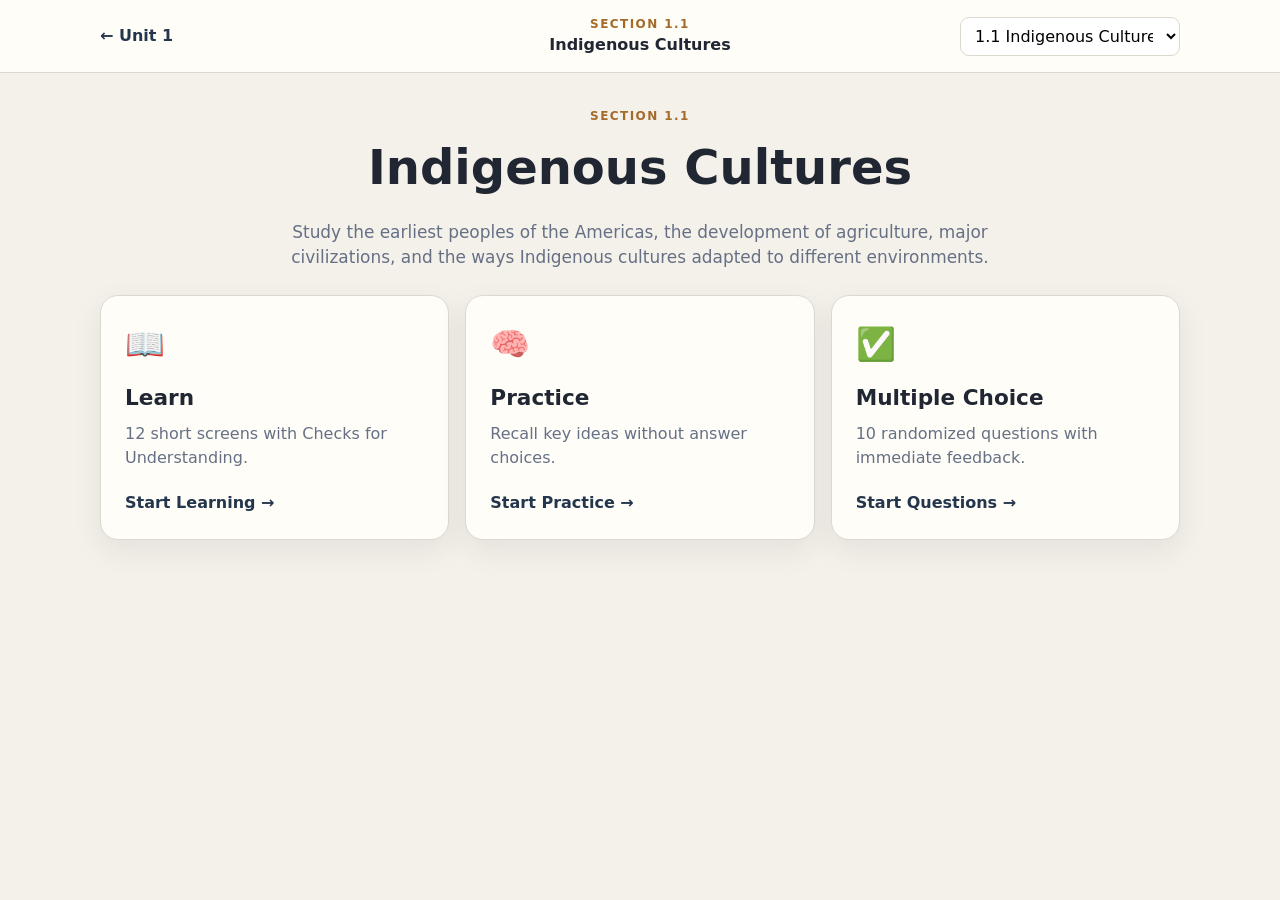
<file: sections/1-1.html>
<!doctype html>
<html lang="en">
<head>
  <meta charset="utf-8">
  <meta name="viewport" content="width=device-width, initial-scale=1">
  <title>1.1 Indigenous Cultures — HIST 1301</title>
  <link rel="stylesheet" href="../css/styles.css">
</head>
<body>
  <header class="compact-header">
    <div class="shell header-row">
      <a href="../index.html" class="back-link">← Unit 1</a>
      <div class="section-heading">
        <span class="eyebrow">SECTION 1.1</span>
        <strong>Indigenous Cultures</strong>
      </div>
      <select id="sectionSelect" aria-label="Choose section">
        <option value="1-1.html">1.1 Indigenous Cultures</option>
        <option value="1-2.html">1.2 Renaissance Europe</option>
        <option value="2-1.html">2.1 English Exploration</option>
        <option value="2-2.html">2.2 The 13 Colonies</option>
        <option value="3-1.html">3.1 Colonial Ways of Life</option>
        <option value="3-2.html">3.2 Colonial Society</option>
        <option value="4-1.html">4.1 Colonial Conflicts</option>
        <option value="4-2.html">4.2 The Road to Revolution</option>
      </select>
    </div>
  </header>

  <main class="shell section-home" id="sectionHome">
    <div class="intro-card">
      <p class="eyebrow">SECTION 1.1</p>
      <h1>Indigenous Cultures</h1>
      <p>Study the earliest peoples of the Americas, the development of agriculture, major civilizations, and the ways Indigenous cultures adapted to different environments.</p>
    </div>

    <div class="mode-grid">
      <button class="mode-card" data-mode="learn">
        <span class="mode-icon">📖</span>
        <span class="mode-name">Learn</span>
        <span class="mode-desc">12 short screens with Checks for Understanding.</span>
        <span class="mode-action">Start Learning →</span>
      </button>

      <button class="mode-card" data-mode="practice">
        <span class="mode-icon">🧠</span>
        <span class="mode-name">Practice</span>
        <span class="mode-desc">Recall key ideas without answer choices.</span>
        <span class="mode-action">Start Practice →</span>
      </button>

      <button class="mode-card" data-mode="mc">
        <span class="mode-icon">✅</span>
        <span class="mode-name">Multiple Choice</span>
        <span class="mode-desc">10 randomized questions with immediate feedback.</span>
        <span class="mode-action">Start Questions →</span>
      </button>
    </div>
  </main>

  <main class="shell activity hidden" id="activity">
    <div class="activity-top">
      <button class="text-button" id="exitActivity">← Section Home</button>
      <div class="activity-labels">
        <strong id="activityTitle"></strong>
        <span id="activityProgress"></span>
      </div>
    </div>
    <section class="activity-card" id="activityCard"></section>
  </main>

  <script src="../data/1-1.js"></script>
  <script src="../js/progress.js"></script>
  <script src="../js/topics.js"></script><script src="../js/app.js"></script>
  <script>document.getElementById('sectionSelect').addEventListener('change', event => location.href = event.target.value);</script>
</body>
</html>
</file>
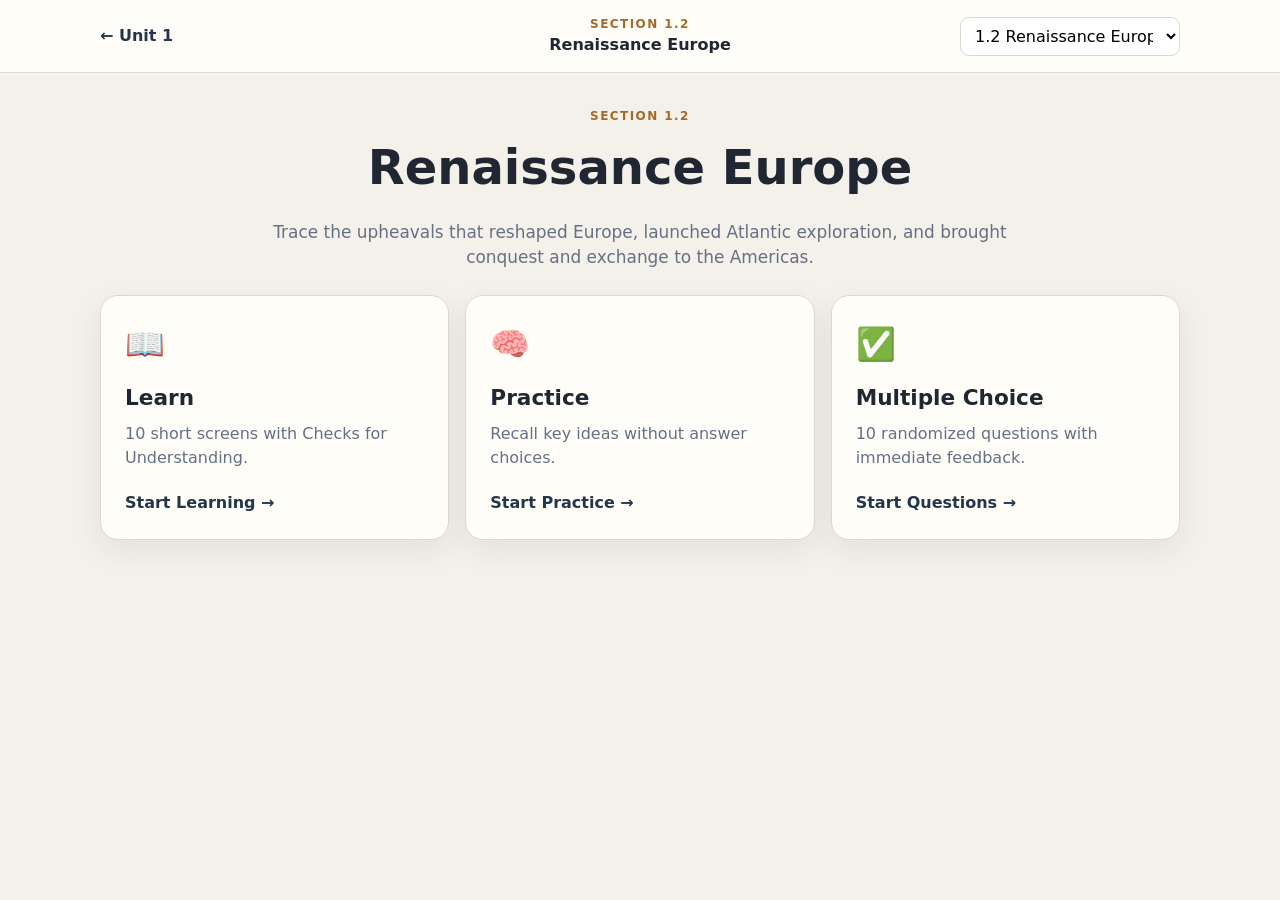
<file: sections/1-2.html>
<!doctype html><html lang="en"><head><meta charset="utf-8"><meta name="viewport" content="width=device-width, initial-scale=1"><title>1.2 Renaissance Europe — HIST 1301</title><link rel="stylesheet" href="../css/styles.css"></head><body><header class="compact-header"><div class="shell header-row"><a href="../index.html" class="back-link">← Unit 1</a><div class="section-heading"><span class="eyebrow">SECTION 1.2</span><strong>Renaissance Europe</strong></div><select id="sectionSelect" aria-label="Choose section"><option value="1-1.html">1.1 Indigenous Cultures</option><option value="1-2.html">1.2 Renaissance Europe</option><option value="2-1.html">2.1 English Exploration</option><option value="2-2.html">2.2 The 13 Colonies</option><option value="3-1.html">3.1 Colonial Ways of Life</option><option value="3-2.html">3.2 Colonial Society</option><option value="4-1.html">4.1 Colonial Conflicts</option><option value="4-2.html">4.2 The Road to Revolution</option></select></div></header><main class="shell section-home" id="sectionHome"><div class="intro-card"><p class="eyebrow">SECTION 1.2</p><h1>Renaissance Europe</h1><p>Trace the upheavals that reshaped Europe, launched Atlantic exploration, and brought conquest and exchange to the Americas.</p></div><div class="mode-grid"><button class="mode-card" data-mode="learn"><span class="mode-icon">📖</span><span class="mode-name">Learn</span><span class="mode-desc">10 short screens with Checks for Understanding.</span><span class="mode-action">Start Learning →</span></button><button class="mode-card" data-mode="practice"><span class="mode-icon">🧠</span><span class="mode-name">Practice</span><span class="mode-desc">Recall key ideas without answer choices.</span><span class="mode-action">Start Practice →</span></button><button class="mode-card" data-mode="mc"><span class="mode-icon">✅</span><span class="mode-name">Multiple Choice</span><span class="mode-desc">10 randomized questions with immediate feedback.</span><span class="mode-action">Start Questions →</span></button></div></main><main class="shell activity hidden" id="activity"><div class="activity-top"><button class="text-button" id="exitActivity">← Section Home</button><div class="activity-labels"><strong id="activityTitle"></strong><span id="activityProgress"></span></div></div><section class="activity-card" id="activityCard"></section></main><script src="../data/1-2.js"></script><script src="../js/progress.js"></script>
  <script src="../js/topics.js"></script><script src="../js/app.js"></script><script>const ss=document.getElementById('sectionSelect');ss.value='1-2.html';ss.addEventListener('change',()=>location.href=ss.value);</script></body></html>
</file>
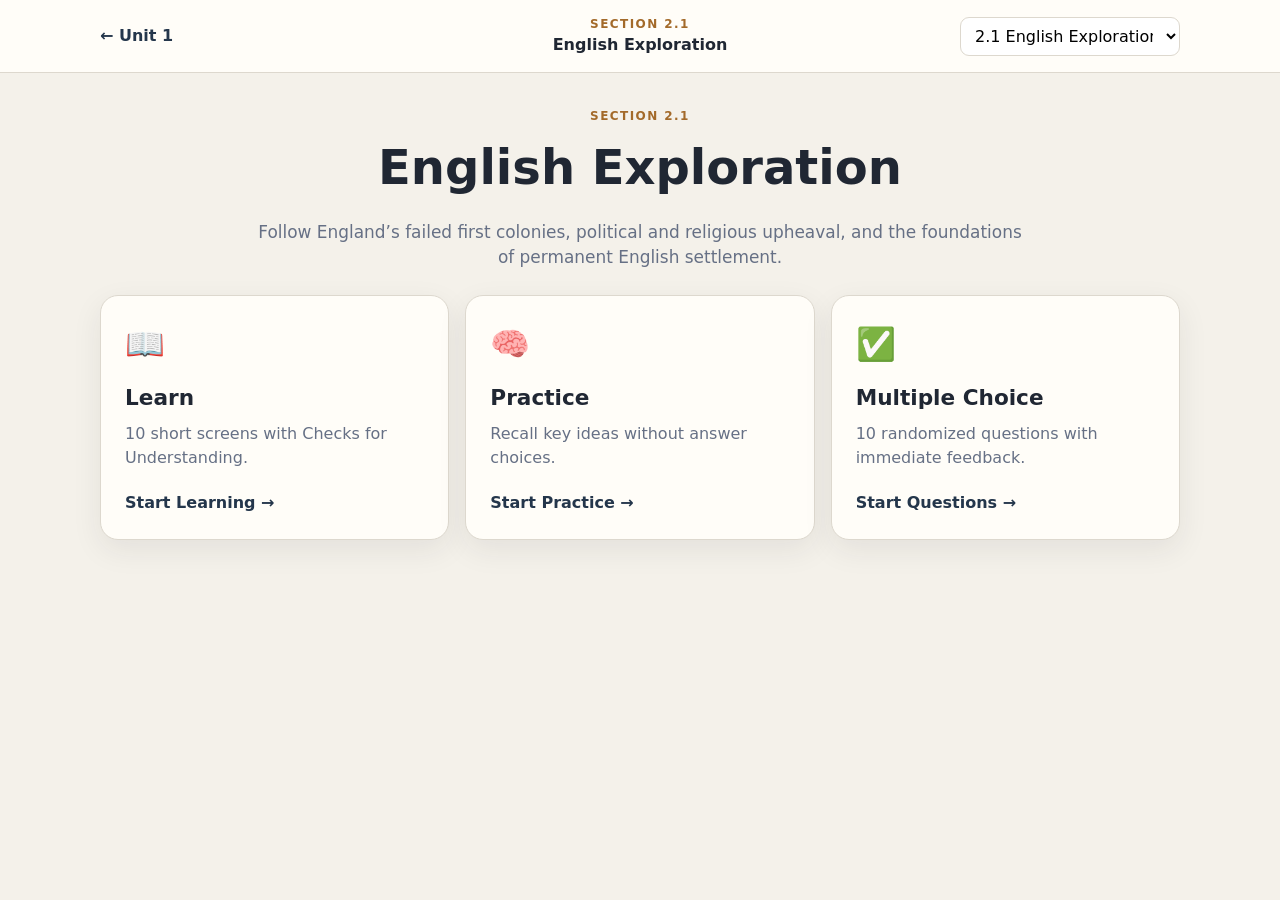
<file: sections/2-1.html>
<!doctype html><html lang="en"><head><meta charset="utf-8"><meta name="viewport" content="width=device-width, initial-scale=1"><title>2.1 English Exploration — HIST 1301</title><link rel="stylesheet" href="../css/styles.css"></head><body><header class="compact-header"><div class="shell header-row"><a href="../index.html" class="back-link">← Unit 1</a><div class="section-heading"><span class="eyebrow">SECTION 2.1</span><strong>English Exploration</strong></div><select id="sectionSelect" aria-label="Choose section"><option value="1-1.html">1.1 Indigenous Cultures</option><option value="1-2.html">1.2 Renaissance Europe</option><option value="2-1.html">2.1 English Exploration</option><option value="2-2.html">2.2 The 13 Colonies</option><option value="3-1.html">3.1 Colonial Ways of Life</option><option value="3-2.html">3.2 Colonial Society</option><option value="4-1.html">4.1 Colonial Conflicts</option><option value="4-2.html">4.2 The Road to Revolution</option></select></div></header><main class="shell section-home" id="sectionHome"><div class="intro-card"><p class="eyebrow">SECTION 2.1</p><h1>English Exploration</h1><p>Follow England’s failed first colonies, political and religious upheaval, and the foundations of permanent English settlement.</p></div><div class="mode-grid"><button class="mode-card" data-mode="learn"><span class="mode-icon">📖</span><span class="mode-name">Learn</span><span class="mode-desc">10 short screens with Checks for Understanding.</span><span class="mode-action">Start Learning →</span></button><button class="mode-card" data-mode="practice"><span class="mode-icon">🧠</span><span class="mode-name">Practice</span><span class="mode-desc">Recall key ideas without answer choices.</span><span class="mode-action">Start Practice →</span></button><button class="mode-card" data-mode="mc"><span class="mode-icon">✅</span><span class="mode-name">Multiple Choice</span><span class="mode-desc">10 randomized questions with immediate feedback.</span><span class="mode-action">Start Questions →</span></button></div></main><main class="shell activity hidden" id="activity"><div class="activity-top"><button class="text-button" id="exitActivity">← Section Home</button><div class="activity-labels"><strong id="activityTitle"></strong><span id="activityProgress"></span></div></div><section class="activity-card" id="activityCard"></section></main><script src="../data/2-1.js"></script><script src="../js/progress.js"></script>
  <script src="../js/topics.js"></script><script src="../js/app.js"></script><script>const ss=document.getElementById('sectionSelect');ss.value='2-1.html';ss.addEventListener('change',()=>location.href=ss.value);</script></body></html>
</file>
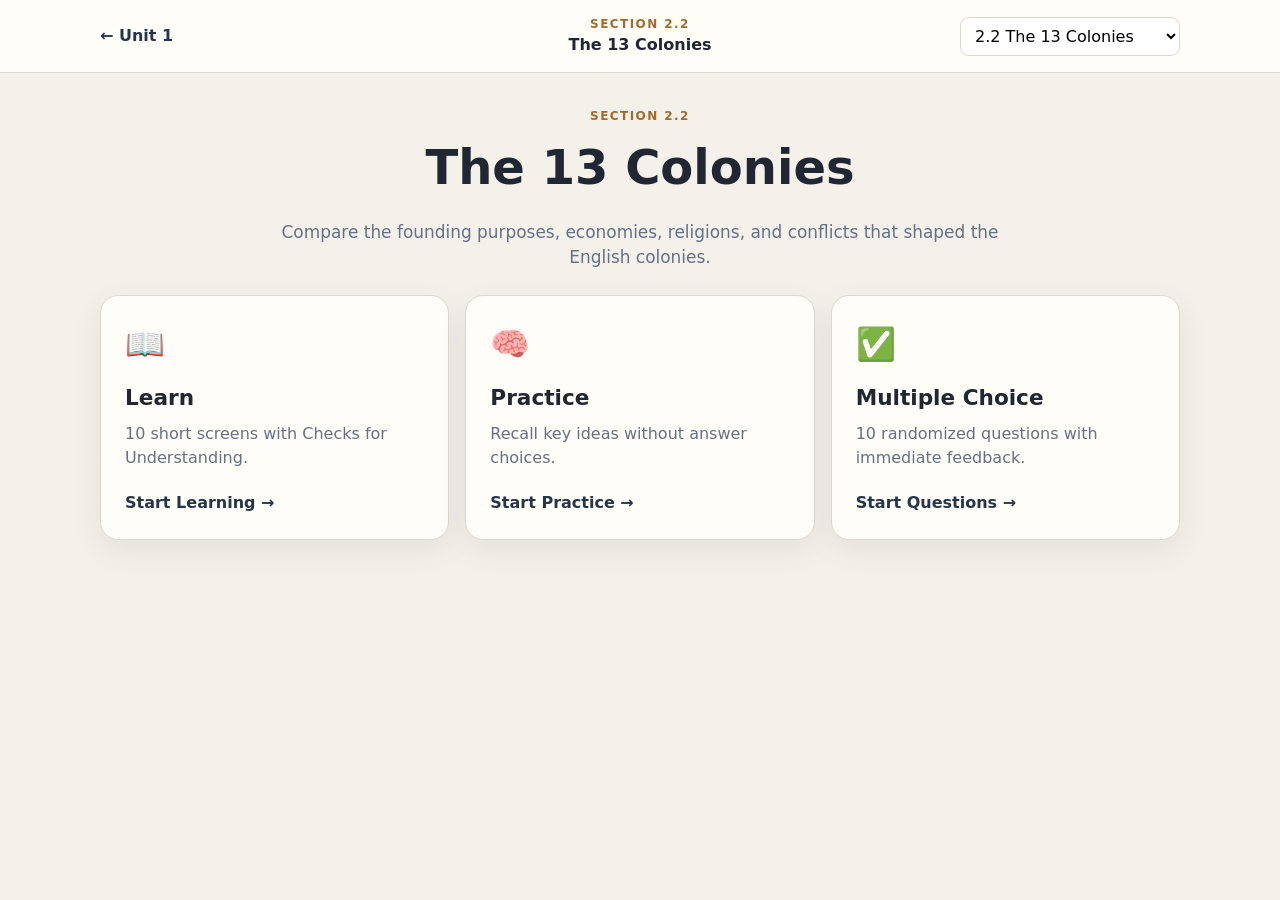
<file: sections/2-2.html>
<!doctype html><html lang="en"><head><meta charset="utf-8"><meta name="viewport" content="width=device-width, initial-scale=1"><title>2.2 The 13 Colonies — HIST 1301</title><link rel="stylesheet" href="../css/styles.css"></head><body><header class="compact-header"><div class="shell header-row"><a href="../index.html" class="back-link">← Unit 1</a><div class="section-heading"><span class="eyebrow">SECTION 2.2</span><strong>The 13 Colonies</strong></div><select id="sectionSelect" aria-label="Choose section"><option value="1-1.html">1.1 Indigenous Cultures</option><option value="1-2.html">1.2 Renaissance Europe</option><option value="2-1.html">2.1 English Exploration</option><option value="2-2.html">2.2 The 13 Colonies</option><option value="3-1.html">3.1 Colonial Ways of Life</option><option value="3-2.html">3.2 Colonial Society</option><option value="4-1.html">4.1 Colonial Conflicts</option><option value="4-2.html">4.2 The Road to Revolution</option></select></div></header><main class="shell section-home" id="sectionHome"><div class="intro-card"><p class="eyebrow">SECTION 2.2</p><h1>The 13 Colonies</h1><p>Compare the founding purposes, economies, religions, and conflicts that shaped the English colonies.</p></div><div class="mode-grid"><button class="mode-card" data-mode="learn"><span class="mode-icon">📖</span><span class="mode-name">Learn</span><span class="mode-desc">10 short screens with Checks for Understanding.</span><span class="mode-action">Start Learning →</span></button><button class="mode-card" data-mode="practice"><span class="mode-icon">🧠</span><span class="mode-name">Practice</span><span class="mode-desc">Recall key ideas without answer choices.</span><span class="mode-action">Start Practice →</span></button><button class="mode-card" data-mode="mc"><span class="mode-icon">✅</span><span class="mode-name">Multiple Choice</span><span class="mode-desc">10 randomized questions with immediate feedback.</span><span class="mode-action">Start Questions →</span></button></div></main><main class="shell activity hidden" id="activity"><div class="activity-top"><button class="text-button" id="exitActivity">← Section Home</button><div class="activity-labels"><strong id="activityTitle"></strong><span id="activityProgress"></span></div></div><section class="activity-card" id="activityCard"></section></main><script src="../data/2-2.js"></script><script src="../js/progress.js"></script>
  <script src="../js/topics.js"></script><script src="../js/app.js"></script><script>const ss=document.getElementById('sectionSelect');ss.value='2-2.html';ss.addEventListener('change',()=>location.href=ss.value);</script></body></html>
</file>
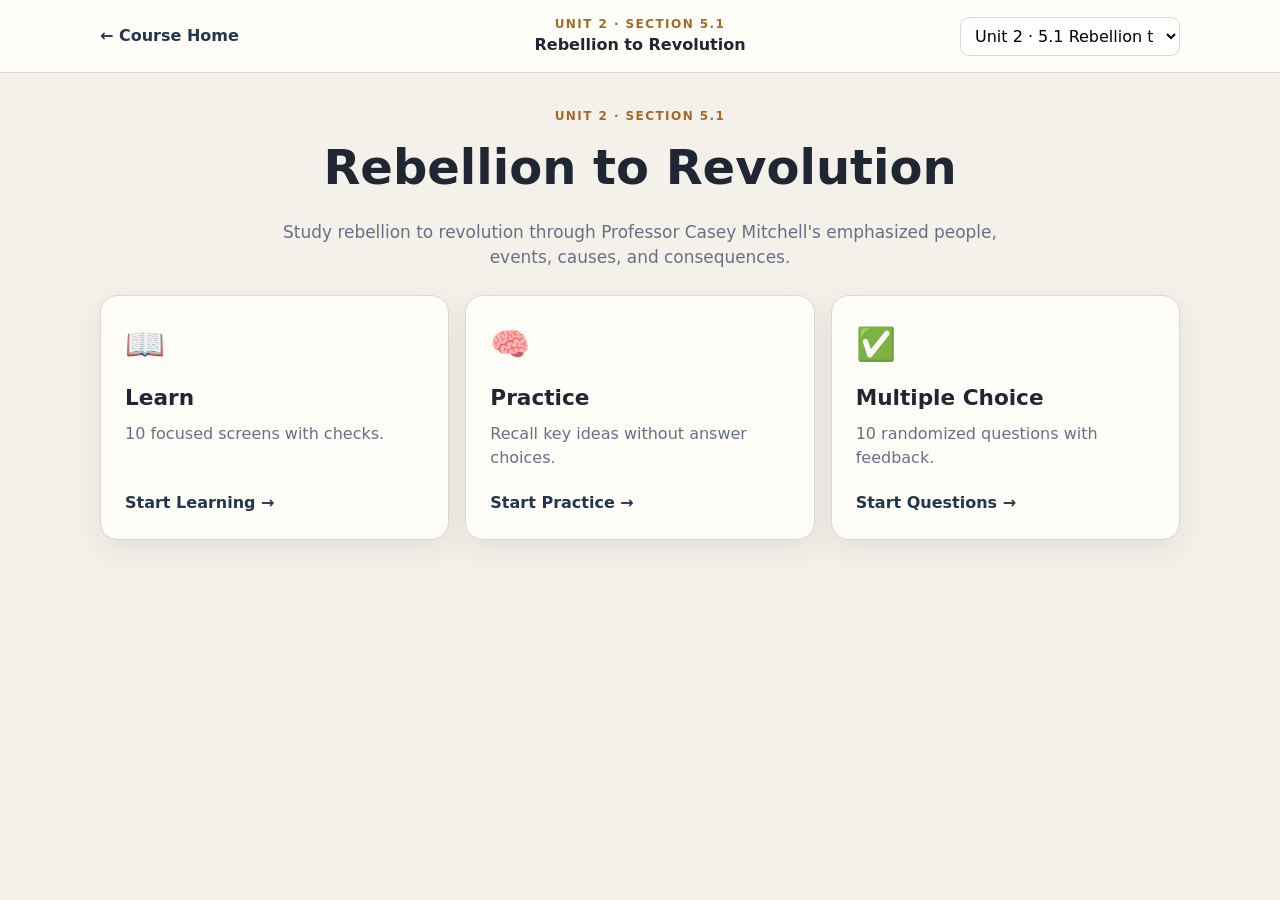
<file: sections/2-5-1.html>
<!doctype html><html lang="en"><head><meta charset="utf-8"><meta name="viewport" content="width=device-width,initial-scale=1"><title>5.1 Rebellion to Revolution — HIST 1301</title><link rel="stylesheet" href="../css/styles.css"></head><body>
<header class="compact-header"><div class="shell header-row"><a href="../index.html" class="back-link">← Course Home</a><div class="section-heading"><span class="eyebrow">UNIT 2 · SECTION 5.1</span><strong>Rebellion to Revolution</strong></div><select id="sectionSelect" aria-label="Choose section"><option value="1-1.html">Unit 1 · 1.1 Indigenous Cultures</option>
<option value="1-2.html">Unit 1 · 1.2 Renaissance Europe</option>
<option value="2-1.html">Unit 1 · 2.1 English Exploration</option>
<option value="2-2.html">Unit 1 · 2.2 The 13 Colonies</option>
<option value="3-1.html">Unit 1 · 3.1 Colonial Ways of Life</option>
<option value="3-2.html">Unit 1 · 3.2 Colonial Society</option>
<option value="4-1.html">Unit 1 · 4.1 Colonial Conflicts</option>
<option value="4-2.html">Unit 1 · 4.2 The Road to Revolution</option>
<option value="2-5-1.html" selected>Unit 2 · 5.1 Rebellion to Revolution</option>
<option value="2-5-2.html">Unit 2 · 5.2 The Final Push to Victory</option>
<option value="2-6-1.html">Unit 2 · 6.1 A New Nation</option>
<option value="2-6-2.html">Unit 2 · 6.2 The Federalist Era</option>
<option value="2-7-1.html">Unit 2 · 7.1 The Early Republic</option>
<option value="2-7-2.html">Unit 2 · 7.2 The War of 1812</option>
<option value="2-8.html">Unit 2 · 8 The Market Economy</option>
<option value="3-9.html">Unit 3 · 9 The Era of Good Feelings</option>
<option value="3-10.html">Unit 3 · 10 The Jacksonian Era</option>
<option value="3-11-1.html">Unit 3 · 11.1 The South</option>
<option value="3-11-2.html">Unit 3 · 11.2 Black Society in the South</option>
<option value="3-12-1.html">Unit 3 · 12.1 Religion &amp; Romanticism</option>
<option value="3-12-2.html">Unit 3 · 12.2 The Reform Impulse</option>
<option value="4-13-1.html">Unit 4 · 13.1 Western Expansion</option>
<option value="4-13-2.html">Unit 4 · 13.2 The Mexican-American War</option>
<option value="4-14.html">Unit 4 · 14 The Gathering Storm</option>
<option value="4-15-1.html">Unit 4 · 15.1 The War for the Union</option>
<option value="4-15-2.html">Unit 4 · 15.2 The Faltering Confederacy</option></select></div></header>
<main class="shell section-home" id="sectionHome"><div class="intro-card"><p class="eyebrow">UNIT 2 · SECTION 5.1</p><h1>Rebellion to Revolution</h1><p>Study rebellion to revolution through Professor Casey Mitchell&#x27;s emphasized people, events, causes, and consequences.</p></div><div class="mode-grid"><button class="mode-card" data-mode="learn"><span class="mode-icon">📖</span><span class="mode-name">Learn</span><span class="mode-desc">10 focused screens with checks.</span><span class="mode-action">Start Learning →</span></button><button class="mode-card" data-mode="practice"><span class="mode-icon">🧠</span><span class="mode-name">Practice</span><span class="mode-desc">Recall key ideas without answer choices.</span><span class="mode-action">Start Practice →</span></button><button class="mode-card" data-mode="mc"><span class="mode-icon">✅</span><span class="mode-name">Multiple Choice</span><span class="mode-desc">10 randomized questions with feedback.</span><span class="mode-action">Start Questions →</span></button></div></main>
<main class="shell activity hidden" id="activity"><div class="activity-top"><button class="text-button" id="exitActivity">← Section Home</button><div class="activity-labels"><strong id="activityTitle"></strong><span id="activityProgress"></span></div></div><section class="activity-card" id="activityCard"></section></main>
<script src="../data/course-data.js"></script><script>window.SECTION_DATA=window.ALL_SECTIONS["2-5.1"];</script><script src="../js/remote-tracker.js"></script><script src="../js/progress.js"></script><script src="../js/topics.js"></script><script src="../js/app.js"></script><script>document.getElementById('sectionSelect').addEventListener('change',e=>location.href=e.target.value)</script></body></html>
</file>
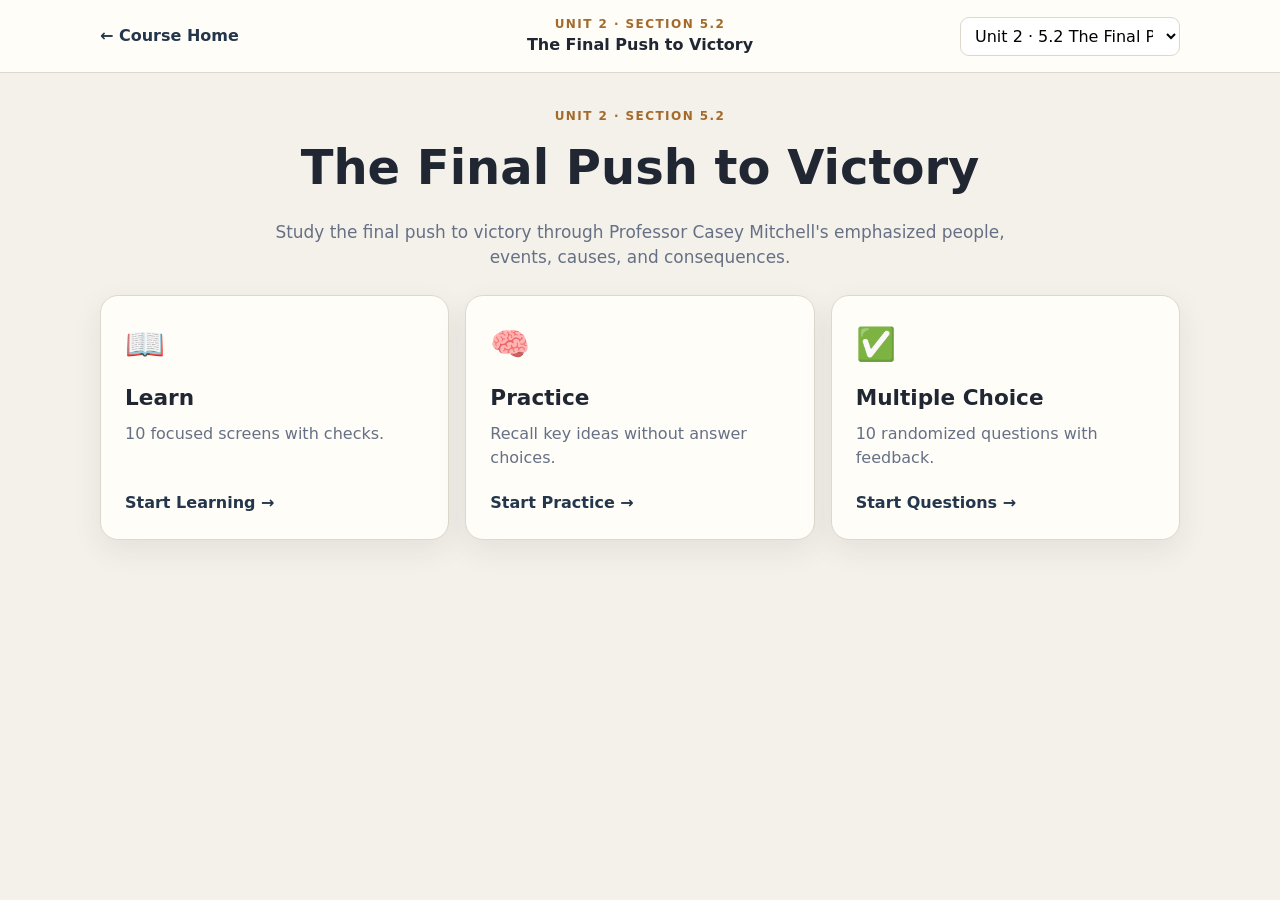
<file: sections/2-5-2.html>
<!doctype html><html lang="en"><head><meta charset="utf-8"><meta name="viewport" content="width=device-width,initial-scale=1"><title>5.2 The Final Push to Victory — HIST 1301</title><link rel="stylesheet" href="../css/styles.css"></head><body>
<header class="compact-header"><div class="shell header-row"><a href="../index.html" class="back-link">← Course Home</a><div class="section-heading"><span class="eyebrow">UNIT 2 · SECTION 5.2</span><strong>The Final Push to Victory</strong></div><select id="sectionSelect" aria-label="Choose section"><option value="1-1.html">Unit 1 · 1.1 Indigenous Cultures</option>
<option value="1-2.html">Unit 1 · 1.2 Renaissance Europe</option>
<option value="2-1.html">Unit 1 · 2.1 English Exploration</option>
<option value="2-2.html">Unit 1 · 2.2 The 13 Colonies</option>
<option value="3-1.html">Unit 1 · 3.1 Colonial Ways of Life</option>
<option value="3-2.html">Unit 1 · 3.2 Colonial Society</option>
<option value="4-1.html">Unit 1 · 4.1 Colonial Conflicts</option>
<option value="4-2.html">Unit 1 · 4.2 The Road to Revolution</option>
<option value="2-5-1.html">Unit 2 · 5.1 Rebellion to Revolution</option>
<option value="2-5-2.html" selected>Unit 2 · 5.2 The Final Push to Victory</option>
<option value="2-6-1.html">Unit 2 · 6.1 A New Nation</option>
<option value="2-6-2.html">Unit 2 · 6.2 The Federalist Era</option>
<option value="2-7-1.html">Unit 2 · 7.1 The Early Republic</option>
<option value="2-7-2.html">Unit 2 · 7.2 The War of 1812</option>
<option value="2-8.html">Unit 2 · 8 The Market Economy</option>
<option value="3-9.html">Unit 3 · 9 The Era of Good Feelings</option>
<option value="3-10.html">Unit 3 · 10 The Jacksonian Era</option>
<option value="3-11-1.html">Unit 3 · 11.1 The South</option>
<option value="3-11-2.html">Unit 3 · 11.2 Black Society in the South</option>
<option value="3-12-1.html">Unit 3 · 12.1 Religion &amp; Romanticism</option>
<option value="3-12-2.html">Unit 3 · 12.2 The Reform Impulse</option>
<option value="4-13-1.html">Unit 4 · 13.1 Western Expansion</option>
<option value="4-13-2.html">Unit 4 · 13.2 The Mexican-American War</option>
<option value="4-14.html">Unit 4 · 14 The Gathering Storm</option>
<option value="4-15-1.html">Unit 4 · 15.1 The War for the Union</option>
<option value="4-15-2.html">Unit 4 · 15.2 The Faltering Confederacy</option></select></div></header>
<main class="shell section-home" id="sectionHome"><div class="intro-card"><p class="eyebrow">UNIT 2 · SECTION 5.2</p><h1>The Final Push to Victory</h1><p>Study the final push to victory through Professor Casey Mitchell&#x27;s emphasized people, events, causes, and consequences.</p></div><div class="mode-grid"><button class="mode-card" data-mode="learn"><span class="mode-icon">📖</span><span class="mode-name">Learn</span><span class="mode-desc">10 focused screens with checks.</span><span class="mode-action">Start Learning →</span></button><button class="mode-card" data-mode="practice"><span class="mode-icon">🧠</span><span class="mode-name">Practice</span><span class="mode-desc">Recall key ideas without answer choices.</span><span class="mode-action">Start Practice →</span></button><button class="mode-card" data-mode="mc"><span class="mode-icon">✅</span><span class="mode-name">Multiple Choice</span><span class="mode-desc">10 randomized questions with feedback.</span><span class="mode-action">Start Questions →</span></button></div></main>
<main class="shell activity hidden" id="activity"><div class="activity-top"><button class="text-button" id="exitActivity">← Section Home</button><div class="activity-labels"><strong id="activityTitle"></strong><span id="activityProgress"></span></div></div><section class="activity-card" id="activityCard"></section></main>
<script src="../data/course-data.js"></script><script>window.SECTION_DATA=window.ALL_SECTIONS["2-5.2"];</script><script src="../js/remote-tracker.js"></script><script src="../js/progress.js"></script><script src="../js/topics.js"></script><script src="../js/app.js"></script><script>document.getElementById('sectionSelect').addEventListener('change',e=>location.href=e.target.value)</script></body></html>
</file>
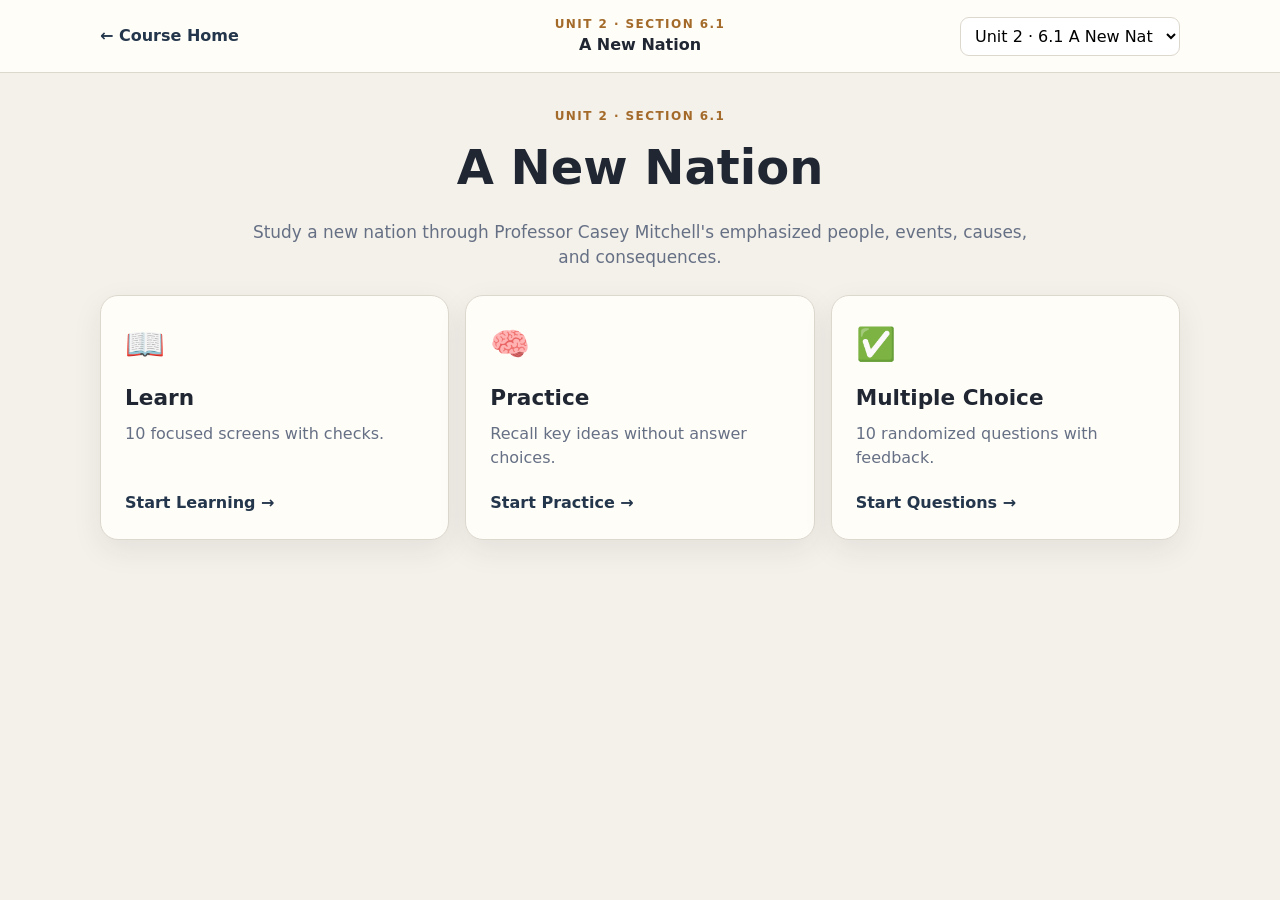
<file: sections/2-6-1.html>
<!doctype html><html lang="en"><head><meta charset="utf-8"><meta name="viewport" content="width=device-width,initial-scale=1"><title>6.1 A New Nation — HIST 1301</title><link rel="stylesheet" href="../css/styles.css"></head><body>
<header class="compact-header"><div class="shell header-row"><a href="../index.html" class="back-link">← Course Home</a><div class="section-heading"><span class="eyebrow">UNIT 2 · SECTION 6.1</span><strong>A New Nation</strong></div><select id="sectionSelect" aria-label="Choose section"><option value="1-1.html">Unit 1 · 1.1 Indigenous Cultures</option>
<option value="1-2.html">Unit 1 · 1.2 Renaissance Europe</option>
<option value="2-1.html">Unit 1 · 2.1 English Exploration</option>
<option value="2-2.html">Unit 1 · 2.2 The 13 Colonies</option>
<option value="3-1.html">Unit 1 · 3.1 Colonial Ways of Life</option>
<option value="3-2.html">Unit 1 · 3.2 Colonial Society</option>
<option value="4-1.html">Unit 1 · 4.1 Colonial Conflicts</option>
<option value="4-2.html">Unit 1 · 4.2 The Road to Revolution</option>
<option value="2-5-1.html">Unit 2 · 5.1 Rebellion to Revolution</option>
<option value="2-5-2.html">Unit 2 · 5.2 The Final Push to Victory</option>
<option value="2-6-1.html" selected>Unit 2 · 6.1 A New Nation</option>
<option value="2-6-2.html">Unit 2 · 6.2 The Federalist Era</option>
<option value="2-7-1.html">Unit 2 · 7.1 The Early Republic</option>
<option value="2-7-2.html">Unit 2 · 7.2 The War of 1812</option>
<option value="2-8.html">Unit 2 · 8 The Market Economy</option>
<option value="3-9.html">Unit 3 · 9 The Era of Good Feelings</option>
<option value="3-10.html">Unit 3 · 10 The Jacksonian Era</option>
<option value="3-11-1.html">Unit 3 · 11.1 The South</option>
<option value="3-11-2.html">Unit 3 · 11.2 Black Society in the South</option>
<option value="3-12-1.html">Unit 3 · 12.1 Religion &amp; Romanticism</option>
<option value="3-12-2.html">Unit 3 · 12.2 The Reform Impulse</option>
<option value="4-13-1.html">Unit 4 · 13.1 Western Expansion</option>
<option value="4-13-2.html">Unit 4 · 13.2 The Mexican-American War</option>
<option value="4-14.html">Unit 4 · 14 The Gathering Storm</option>
<option value="4-15-1.html">Unit 4 · 15.1 The War for the Union</option>
<option value="4-15-2.html">Unit 4 · 15.2 The Faltering Confederacy</option></select></div></header>
<main class="shell section-home" id="sectionHome"><div class="intro-card"><p class="eyebrow">UNIT 2 · SECTION 6.1</p><h1>A New Nation</h1><p>Study a new nation through Professor Casey Mitchell&#x27;s emphasized people, events, causes, and consequences.</p></div><div class="mode-grid"><button class="mode-card" data-mode="learn"><span class="mode-icon">📖</span><span class="mode-name">Learn</span><span class="mode-desc">10 focused screens with checks.</span><span class="mode-action">Start Learning →</span></button><button class="mode-card" data-mode="practice"><span class="mode-icon">🧠</span><span class="mode-name">Practice</span><span class="mode-desc">Recall key ideas without answer choices.</span><span class="mode-action">Start Practice →</span></button><button class="mode-card" data-mode="mc"><span class="mode-icon">✅</span><span class="mode-name">Multiple Choice</span><span class="mode-desc">10 randomized questions with feedback.</span><span class="mode-action">Start Questions →</span></button></div></main>
<main class="shell activity hidden" id="activity"><div class="activity-top"><button class="text-button" id="exitActivity">← Section Home</button><div class="activity-labels"><strong id="activityTitle"></strong><span id="activityProgress"></span></div></div><section class="activity-card" id="activityCard"></section></main>
<script src="../data/course-data.js"></script><script>window.SECTION_DATA=window.ALL_SECTIONS["2-6.1"];</script><script src="../js/remote-tracker.js"></script><script src="../js/progress.js"></script><script src="../js/topics.js"></script><script src="../js/app.js"></script><script>document.getElementById('sectionSelect').addEventListener('change',e=>location.href=e.target.value)</script></body></html>
</file>
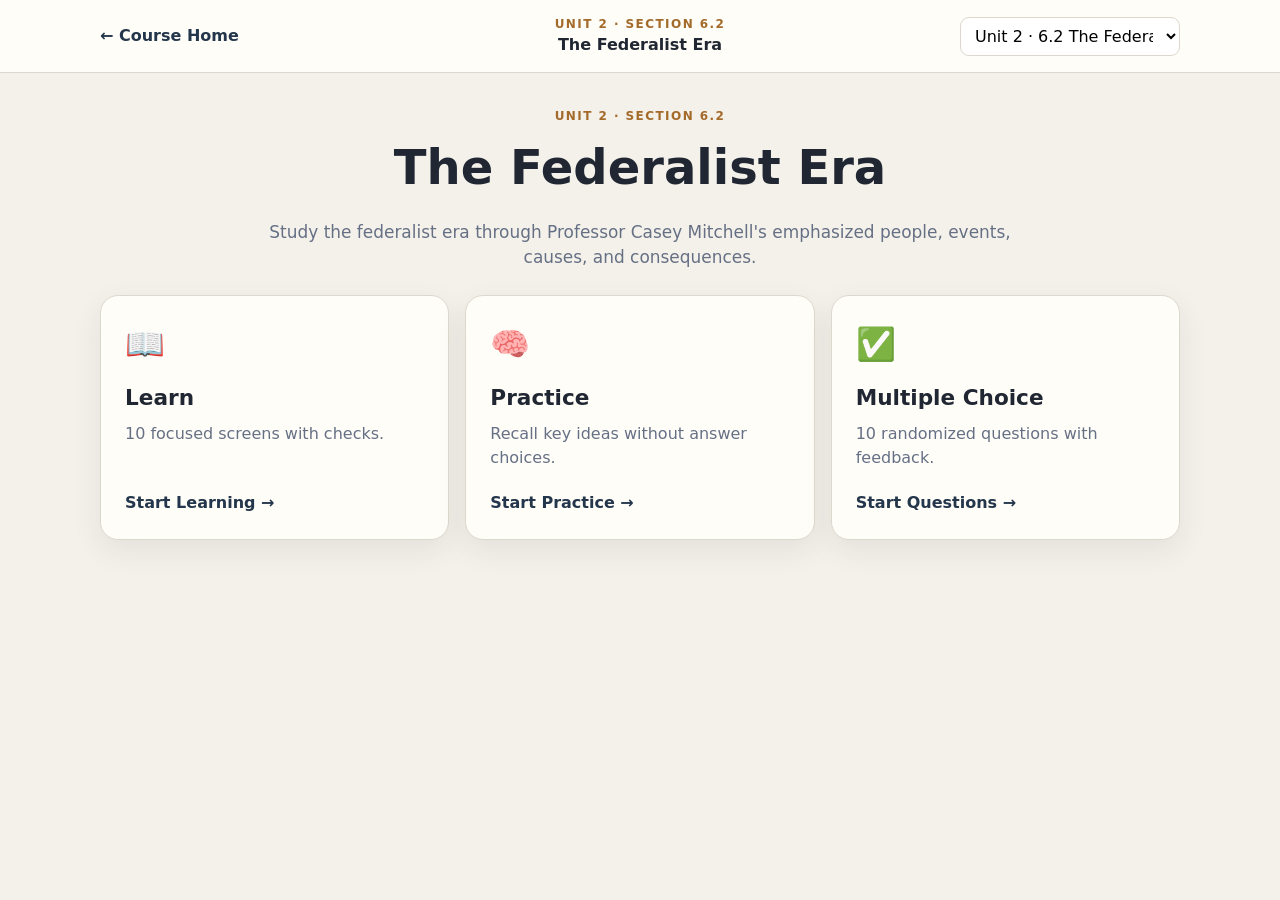
<file: sections/2-6-2.html>
<!doctype html><html lang="en"><head><meta charset="utf-8"><meta name="viewport" content="width=device-width,initial-scale=1"><title>6.2 The Federalist Era — HIST 1301</title><link rel="stylesheet" href="../css/styles.css"></head><body>
<header class="compact-header"><div class="shell header-row"><a href="../index.html" class="back-link">← Course Home</a><div class="section-heading"><span class="eyebrow">UNIT 2 · SECTION 6.2</span><strong>The Federalist Era</strong></div><select id="sectionSelect" aria-label="Choose section"><option value="1-1.html">Unit 1 · 1.1 Indigenous Cultures</option>
<option value="1-2.html">Unit 1 · 1.2 Renaissance Europe</option>
<option value="2-1.html">Unit 1 · 2.1 English Exploration</option>
<option value="2-2.html">Unit 1 · 2.2 The 13 Colonies</option>
<option value="3-1.html">Unit 1 · 3.1 Colonial Ways of Life</option>
<option value="3-2.html">Unit 1 · 3.2 Colonial Society</option>
<option value="4-1.html">Unit 1 · 4.1 Colonial Conflicts</option>
<option value="4-2.html">Unit 1 · 4.2 The Road to Revolution</option>
<option value="2-5-1.html">Unit 2 · 5.1 Rebellion to Revolution</option>
<option value="2-5-2.html">Unit 2 · 5.2 The Final Push to Victory</option>
<option value="2-6-1.html">Unit 2 · 6.1 A New Nation</option>
<option value="2-6-2.html" selected>Unit 2 · 6.2 The Federalist Era</option>
<option value="2-7-1.html">Unit 2 · 7.1 The Early Republic</option>
<option value="2-7-2.html">Unit 2 · 7.2 The War of 1812</option>
<option value="2-8.html">Unit 2 · 8 The Market Economy</option>
<option value="3-9.html">Unit 3 · 9 The Era of Good Feelings</option>
<option value="3-10.html">Unit 3 · 10 The Jacksonian Era</option>
<option value="3-11-1.html">Unit 3 · 11.1 The South</option>
<option value="3-11-2.html">Unit 3 · 11.2 Black Society in the South</option>
<option value="3-12-1.html">Unit 3 · 12.1 Religion &amp; Romanticism</option>
<option value="3-12-2.html">Unit 3 · 12.2 The Reform Impulse</option>
<option value="4-13-1.html">Unit 4 · 13.1 Western Expansion</option>
<option value="4-13-2.html">Unit 4 · 13.2 The Mexican-American War</option>
<option value="4-14.html">Unit 4 · 14 The Gathering Storm</option>
<option value="4-15-1.html">Unit 4 · 15.1 The War for the Union</option>
<option value="4-15-2.html">Unit 4 · 15.2 The Faltering Confederacy</option></select></div></header>
<main class="shell section-home" id="sectionHome"><div class="intro-card"><p class="eyebrow">UNIT 2 · SECTION 6.2</p><h1>The Federalist Era</h1><p>Study the federalist era through Professor Casey Mitchell&#x27;s emphasized people, events, causes, and consequences.</p></div><div class="mode-grid"><button class="mode-card" data-mode="learn"><span class="mode-icon">📖</span><span class="mode-name">Learn</span><span class="mode-desc">10 focused screens with checks.</span><span class="mode-action">Start Learning →</span></button><button class="mode-card" data-mode="practice"><span class="mode-icon">🧠</span><span class="mode-name">Practice</span><span class="mode-desc">Recall key ideas without answer choices.</span><span class="mode-action">Start Practice →</span></button><button class="mode-card" data-mode="mc"><span class="mode-icon">✅</span><span class="mode-name">Multiple Choice</span><span class="mode-desc">10 randomized questions with feedback.</span><span class="mode-action">Start Questions →</span></button></div></main>
<main class="shell activity hidden" id="activity"><div class="activity-top"><button class="text-button" id="exitActivity">← Section Home</button><div class="activity-labels"><strong id="activityTitle"></strong><span id="activityProgress"></span></div></div><section class="activity-card" id="activityCard"></section></main>
<script src="../data/course-data.js"></script><script>window.SECTION_DATA=window.ALL_SECTIONS["2-6.2"];</script><script src="../js/remote-tracker.js"></script><script src="../js/progress.js"></script><script src="../js/topics.js"></script><script src="../js/app.js"></script><script>document.getElementById('sectionSelect').addEventListener('change',e=>location.href=e.target.value)</script></body></html>
</file>
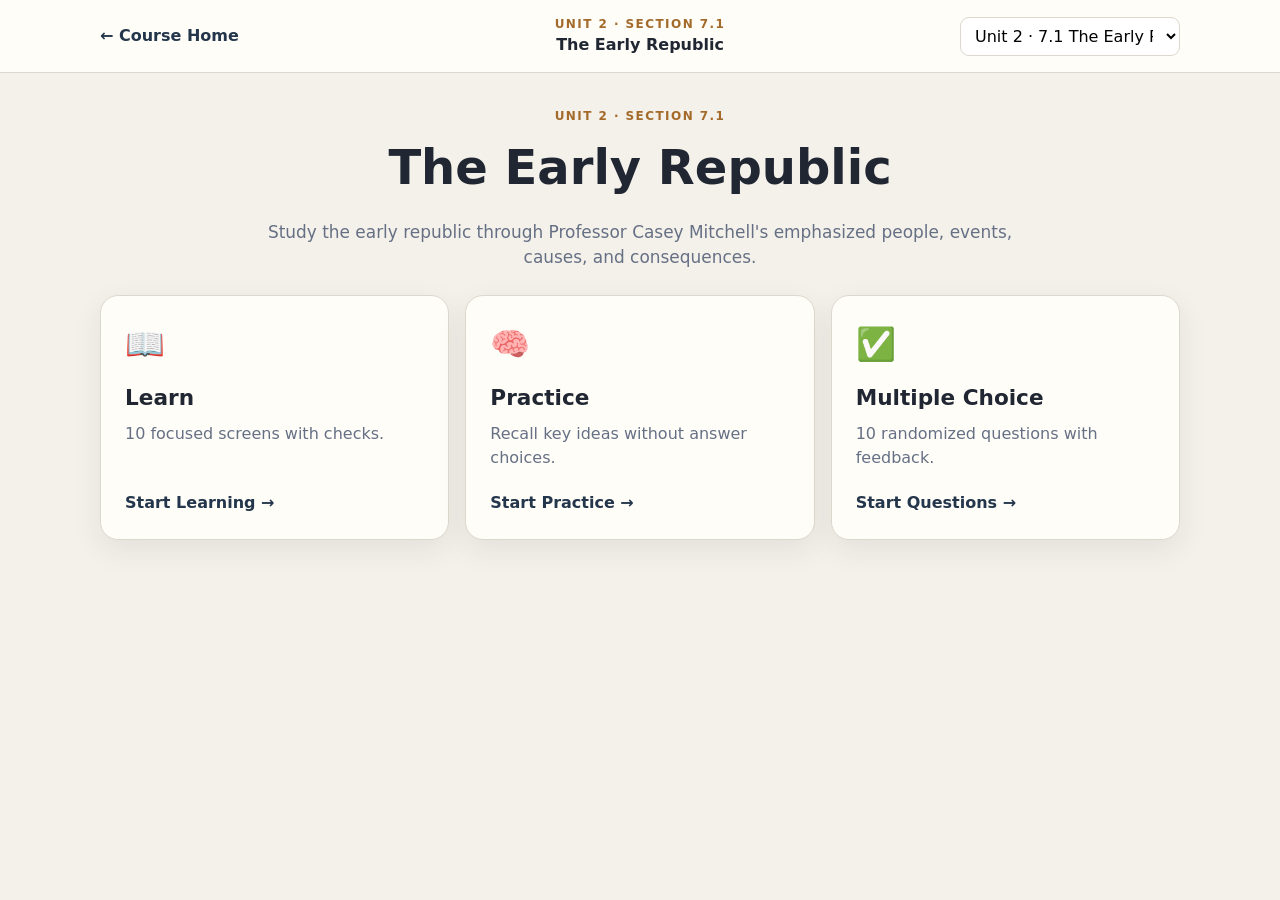
<file: sections/2-7-1.html>
<!doctype html><html lang="en"><head><meta charset="utf-8"><meta name="viewport" content="width=device-width,initial-scale=1"><title>7.1 The Early Republic — HIST 1301</title><link rel="stylesheet" href="../css/styles.css"></head><body>
<header class="compact-header"><div class="shell header-row"><a href="../index.html" class="back-link">← Course Home</a><div class="section-heading"><span class="eyebrow">UNIT 2 · SECTION 7.1</span><strong>The Early Republic</strong></div><select id="sectionSelect" aria-label="Choose section"><option value="1-1.html">Unit 1 · 1.1 Indigenous Cultures</option>
<option value="1-2.html">Unit 1 · 1.2 Renaissance Europe</option>
<option value="2-1.html">Unit 1 · 2.1 English Exploration</option>
<option value="2-2.html">Unit 1 · 2.2 The 13 Colonies</option>
<option value="3-1.html">Unit 1 · 3.1 Colonial Ways of Life</option>
<option value="3-2.html">Unit 1 · 3.2 Colonial Society</option>
<option value="4-1.html">Unit 1 · 4.1 Colonial Conflicts</option>
<option value="4-2.html">Unit 1 · 4.2 The Road to Revolution</option>
<option value="2-5-1.html">Unit 2 · 5.1 Rebellion to Revolution</option>
<option value="2-5-2.html">Unit 2 · 5.2 The Final Push to Victory</option>
<option value="2-6-1.html">Unit 2 · 6.1 A New Nation</option>
<option value="2-6-2.html">Unit 2 · 6.2 The Federalist Era</option>
<option value="2-7-1.html" selected>Unit 2 · 7.1 The Early Republic</option>
<option value="2-7-2.html">Unit 2 · 7.2 The War of 1812</option>
<option value="2-8.html">Unit 2 · 8 The Market Economy</option>
<option value="3-9.html">Unit 3 · 9 The Era of Good Feelings</option>
<option value="3-10.html">Unit 3 · 10 The Jacksonian Era</option>
<option value="3-11-1.html">Unit 3 · 11.1 The South</option>
<option value="3-11-2.html">Unit 3 · 11.2 Black Society in the South</option>
<option value="3-12-1.html">Unit 3 · 12.1 Religion &amp; Romanticism</option>
<option value="3-12-2.html">Unit 3 · 12.2 The Reform Impulse</option>
<option value="4-13-1.html">Unit 4 · 13.1 Western Expansion</option>
<option value="4-13-2.html">Unit 4 · 13.2 The Mexican-American War</option>
<option value="4-14.html">Unit 4 · 14 The Gathering Storm</option>
<option value="4-15-1.html">Unit 4 · 15.1 The War for the Union</option>
<option value="4-15-2.html">Unit 4 · 15.2 The Faltering Confederacy</option></select></div></header>
<main class="shell section-home" id="sectionHome"><div class="intro-card"><p class="eyebrow">UNIT 2 · SECTION 7.1</p><h1>The Early Republic</h1><p>Study the early republic through Professor Casey Mitchell&#x27;s emphasized people, events, causes, and consequences.</p></div><div class="mode-grid"><button class="mode-card" data-mode="learn"><span class="mode-icon">📖</span><span class="mode-name">Learn</span><span class="mode-desc">10 focused screens with checks.</span><span class="mode-action">Start Learning →</span></button><button class="mode-card" data-mode="practice"><span class="mode-icon">🧠</span><span class="mode-name">Practice</span><span class="mode-desc">Recall key ideas without answer choices.</span><span class="mode-action">Start Practice →</span></button><button class="mode-card" data-mode="mc"><span class="mode-icon">✅</span><span class="mode-name">Multiple Choice</span><span class="mode-desc">10 randomized questions with feedback.</span><span class="mode-action">Start Questions →</span></button></div></main>
<main class="shell activity hidden" id="activity"><div class="activity-top"><button class="text-button" id="exitActivity">← Section Home</button><div class="activity-labels"><strong id="activityTitle"></strong><span id="activityProgress"></span></div></div><section class="activity-card" id="activityCard"></section></main>
<script src="../data/course-data.js"></script><script>window.SECTION_DATA=window.ALL_SECTIONS["2-7.1"];</script><script src="../js/remote-tracker.js"></script><script src="../js/progress.js"></script><script src="../js/topics.js"></script><script src="../js/app.js"></script><script>document.getElementById('sectionSelect').addEventListener('change',e=>location.href=e.target.value)</script></body></html>
</file>
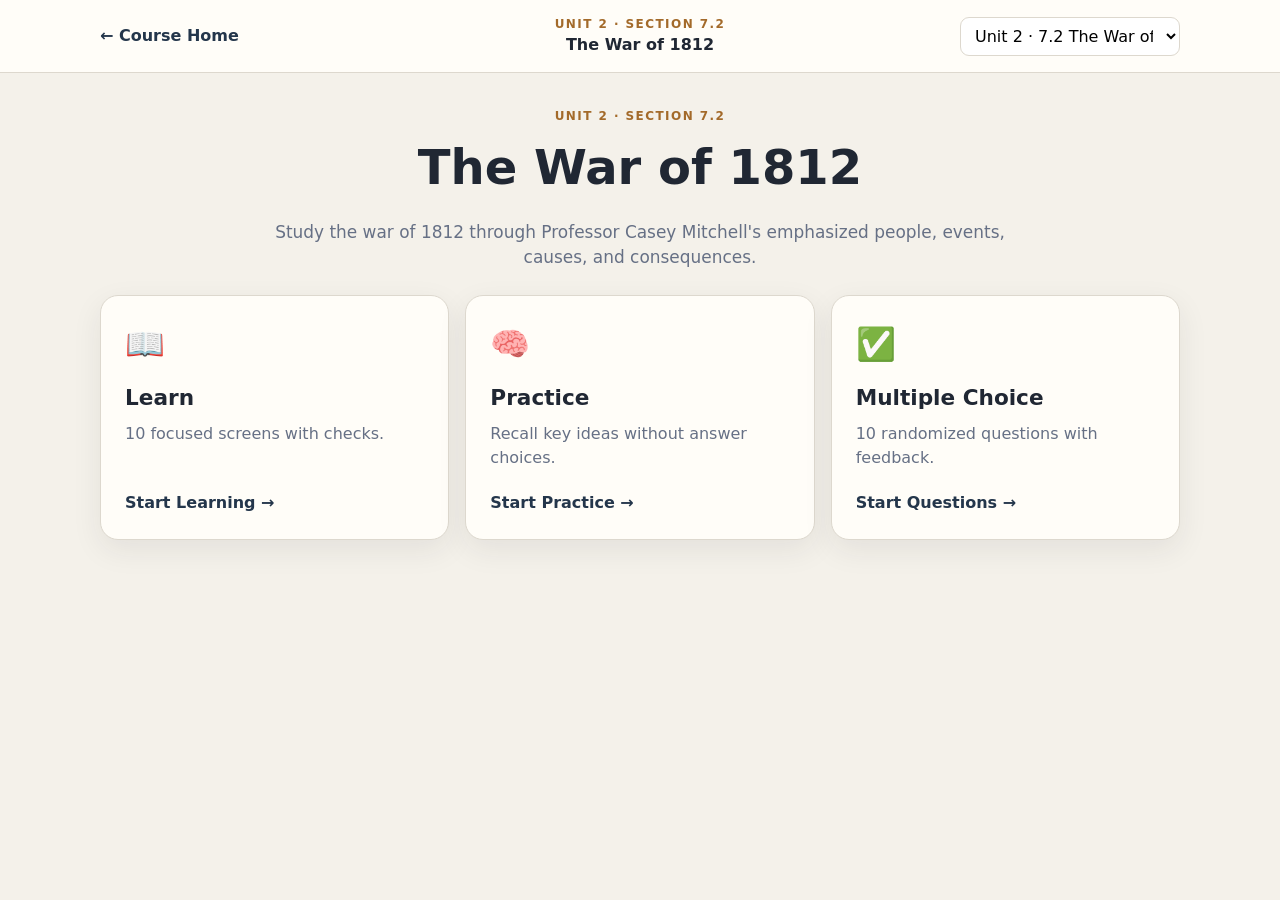
<file: sections/2-7-2.html>
<!doctype html><html lang="en"><head><meta charset="utf-8"><meta name="viewport" content="width=device-width,initial-scale=1"><title>7.2 The War of 1812 — HIST 1301</title><link rel="stylesheet" href="../css/styles.css"></head><body>
<header class="compact-header"><div class="shell header-row"><a href="../index.html" class="back-link">← Course Home</a><div class="section-heading"><span class="eyebrow">UNIT 2 · SECTION 7.2</span><strong>The War of 1812</strong></div><select id="sectionSelect" aria-label="Choose section"><option value="1-1.html">Unit 1 · 1.1 Indigenous Cultures</option>
<option value="1-2.html">Unit 1 · 1.2 Renaissance Europe</option>
<option value="2-1.html">Unit 1 · 2.1 English Exploration</option>
<option value="2-2.html">Unit 1 · 2.2 The 13 Colonies</option>
<option value="3-1.html">Unit 1 · 3.1 Colonial Ways of Life</option>
<option value="3-2.html">Unit 1 · 3.2 Colonial Society</option>
<option value="4-1.html">Unit 1 · 4.1 Colonial Conflicts</option>
<option value="4-2.html">Unit 1 · 4.2 The Road to Revolution</option>
<option value="2-5-1.html">Unit 2 · 5.1 Rebellion to Revolution</option>
<option value="2-5-2.html">Unit 2 · 5.2 The Final Push to Victory</option>
<option value="2-6-1.html">Unit 2 · 6.1 A New Nation</option>
<option value="2-6-2.html">Unit 2 · 6.2 The Federalist Era</option>
<option value="2-7-1.html">Unit 2 · 7.1 The Early Republic</option>
<option value="2-7-2.html" selected>Unit 2 · 7.2 The War of 1812</option>
<option value="2-8.html">Unit 2 · 8 The Market Economy</option>
<option value="3-9.html">Unit 3 · 9 The Era of Good Feelings</option>
<option value="3-10.html">Unit 3 · 10 The Jacksonian Era</option>
<option value="3-11-1.html">Unit 3 · 11.1 The South</option>
<option value="3-11-2.html">Unit 3 · 11.2 Black Society in the South</option>
<option value="3-12-1.html">Unit 3 · 12.1 Religion &amp; Romanticism</option>
<option value="3-12-2.html">Unit 3 · 12.2 The Reform Impulse</option>
<option value="4-13-1.html">Unit 4 · 13.1 Western Expansion</option>
<option value="4-13-2.html">Unit 4 · 13.2 The Mexican-American War</option>
<option value="4-14.html">Unit 4 · 14 The Gathering Storm</option>
<option value="4-15-1.html">Unit 4 · 15.1 The War for the Union</option>
<option value="4-15-2.html">Unit 4 · 15.2 The Faltering Confederacy</option></select></div></header>
<main class="shell section-home" id="sectionHome"><div class="intro-card"><p class="eyebrow">UNIT 2 · SECTION 7.2</p><h1>The War of 1812</h1><p>Study the war of 1812 through Professor Casey Mitchell&#x27;s emphasized people, events, causes, and consequences.</p></div><div class="mode-grid"><button class="mode-card" data-mode="learn"><span class="mode-icon">📖</span><span class="mode-name">Learn</span><span class="mode-desc">10 focused screens with checks.</span><span class="mode-action">Start Learning →</span></button><button class="mode-card" data-mode="practice"><span class="mode-icon">🧠</span><span class="mode-name">Practice</span><span class="mode-desc">Recall key ideas without answer choices.</span><span class="mode-action">Start Practice →</span></button><button class="mode-card" data-mode="mc"><span class="mode-icon">✅</span><span class="mode-name">Multiple Choice</span><span class="mode-desc">10 randomized questions with feedback.</span><span class="mode-action">Start Questions →</span></button></div></main>
<main class="shell activity hidden" id="activity"><div class="activity-top"><button class="text-button" id="exitActivity">← Section Home</button><div class="activity-labels"><strong id="activityTitle"></strong><span id="activityProgress"></span></div></div><section class="activity-card" id="activityCard"></section></main>
<script src="../data/course-data.js"></script><script>window.SECTION_DATA=window.ALL_SECTIONS["2-7.2"];</script><script src="../js/remote-tracker.js"></script><script src="../js/progress.js"></script><script src="../js/topics.js"></script><script src="../js/app.js"></script><script>document.getElementById('sectionSelect').addEventListener('change',e=>location.href=e.target.value)</script></body></html>
</file>
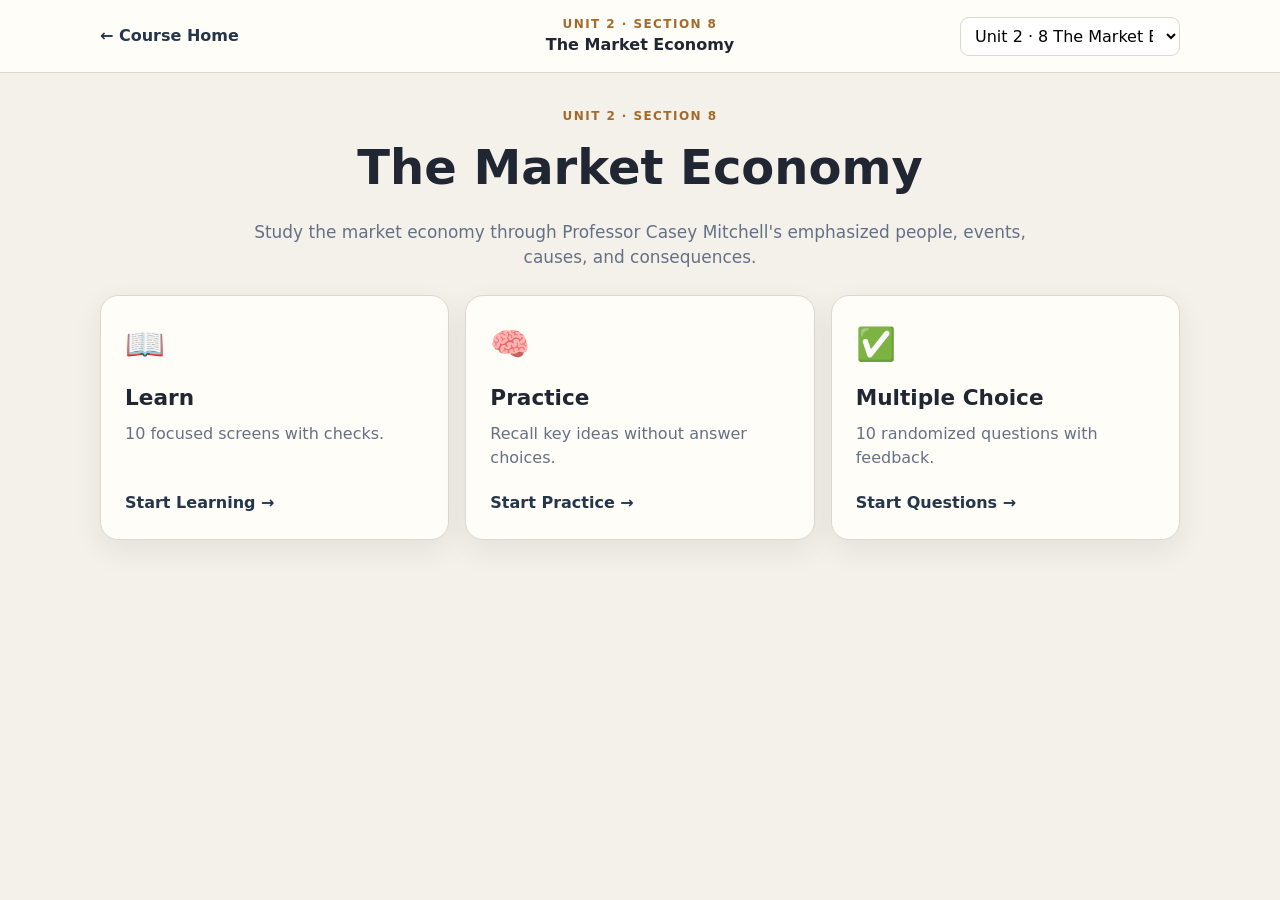
<file: sections/2-8.html>
<!doctype html><html lang="en"><head><meta charset="utf-8"><meta name="viewport" content="width=device-width,initial-scale=1"><title>8 The Market Economy — HIST 1301</title><link rel="stylesheet" href="../css/styles.css"></head><body>
<header class="compact-header"><div class="shell header-row"><a href="../index.html" class="back-link">← Course Home</a><div class="section-heading"><span class="eyebrow">UNIT 2 · SECTION 8</span><strong>The Market Economy</strong></div><select id="sectionSelect" aria-label="Choose section"><option value="1-1.html">Unit 1 · 1.1 Indigenous Cultures</option>
<option value="1-2.html">Unit 1 · 1.2 Renaissance Europe</option>
<option value="2-1.html">Unit 1 · 2.1 English Exploration</option>
<option value="2-2.html">Unit 1 · 2.2 The 13 Colonies</option>
<option value="3-1.html">Unit 1 · 3.1 Colonial Ways of Life</option>
<option value="3-2.html">Unit 1 · 3.2 Colonial Society</option>
<option value="4-1.html">Unit 1 · 4.1 Colonial Conflicts</option>
<option value="4-2.html">Unit 1 · 4.2 The Road to Revolution</option>
<option value="2-5-1.html">Unit 2 · 5.1 Rebellion to Revolution</option>
<option value="2-5-2.html">Unit 2 · 5.2 The Final Push to Victory</option>
<option value="2-6-1.html">Unit 2 · 6.1 A New Nation</option>
<option value="2-6-2.html">Unit 2 · 6.2 The Federalist Era</option>
<option value="2-7-1.html">Unit 2 · 7.1 The Early Republic</option>
<option value="2-7-2.html">Unit 2 · 7.2 The War of 1812</option>
<option value="2-8.html" selected>Unit 2 · 8 The Market Economy</option>
<option value="3-9.html">Unit 3 · 9 The Era of Good Feelings</option>
<option value="3-10.html">Unit 3 · 10 The Jacksonian Era</option>
<option value="3-11-1.html">Unit 3 · 11.1 The South</option>
<option value="3-11-2.html">Unit 3 · 11.2 Black Society in the South</option>
<option value="3-12-1.html">Unit 3 · 12.1 Religion &amp; Romanticism</option>
<option value="3-12-2.html">Unit 3 · 12.2 The Reform Impulse</option>
<option value="4-13-1.html">Unit 4 · 13.1 Western Expansion</option>
<option value="4-13-2.html">Unit 4 · 13.2 The Mexican-American War</option>
<option value="4-14.html">Unit 4 · 14 The Gathering Storm</option>
<option value="4-15-1.html">Unit 4 · 15.1 The War for the Union</option>
<option value="4-15-2.html">Unit 4 · 15.2 The Faltering Confederacy</option></select></div></header>
<main class="shell section-home" id="sectionHome"><div class="intro-card"><p class="eyebrow">UNIT 2 · SECTION 8</p><h1>The Market Economy</h1><p>Study the market economy through Professor Casey Mitchell&#x27;s emphasized people, events, causes, and consequences.</p></div><div class="mode-grid"><button class="mode-card" data-mode="learn"><span class="mode-icon">📖</span><span class="mode-name">Learn</span><span class="mode-desc">10 focused screens with checks.</span><span class="mode-action">Start Learning →</span></button><button class="mode-card" data-mode="practice"><span class="mode-icon">🧠</span><span class="mode-name">Practice</span><span class="mode-desc">Recall key ideas without answer choices.</span><span class="mode-action">Start Practice →</span></button><button class="mode-card" data-mode="mc"><span class="mode-icon">✅</span><span class="mode-name">Multiple Choice</span><span class="mode-desc">10 randomized questions with feedback.</span><span class="mode-action">Start Questions →</span></button></div></main>
<main class="shell activity hidden" id="activity"><div class="activity-top"><button class="text-button" id="exitActivity">← Section Home</button><div class="activity-labels"><strong id="activityTitle"></strong><span id="activityProgress"></span></div></div><section class="activity-card" id="activityCard"></section></main>
<script src="../data/course-data.js"></script><script>window.SECTION_DATA=window.ALL_SECTIONS["2-8"];</script><script src="../js/remote-tracker.js"></script><script src="../js/progress.js"></script><script src="../js/topics.js"></script><script src="../js/app.js"></script><script>document.getElementById('sectionSelect').addEventListener('change',e=>location.href=e.target.value)</script></body></html>
</file>
<file: css/styles.css>
:root {
  --bg: #f4f1ea;
  --paper: #fffdf8;
  --ink: #202733;
  --muted: #667085;
  --navy: #24364b;
  --navy-2: #314a67;
  --accent: #a36a2a;
  --accent-soft: #f3e6d4;
  --line: #ddd8ce;
  --good: #2f6f4e;
  --good-soft: #e9f5ee;
  --bad: #8b3a36;
  --bad-soft: #faeceb;
  --shadow: 0 10px 30px rgba(32,39,51,.08);
}

/* Complete-course navigation and two-stage test review */
.unit-grid{display:grid;grid-template-columns:repeat(auto-fit,minmax(230px,1fr));gap:1rem}
.course-unit{margin:2rem 0;scroll-margin-top:1rem}.course-unit h3{margin-bottom:1rem}
.original-wrong{text-decoration:line-through;opacity:.58}.original-wrong:disabled{cursor:not-allowed}
.shell.test-shell.review-mode{width:min(1480px,calc(100% - 32px));max-width:none}
.test-shell.review-mode .activity-top{width:100%;max-width:none}
.activity-card.review-wide{width:100%;max-width:none;min-height:0;padding:clamp(18px,2vw,30px)}
.review-score{display:flex;align-items:baseline;gap:1rem;margin-bottom:1rem}.review-score strong{font-size:2.2rem}
.review-layout{display:grid;grid-template-columns:minmax(0,1.08fr) minmax(300px,.92fr);gap:1.25rem;align-items:stretch;height:clamp(430px,68vh,720px);min-height:0}
.review-questions{display:grid;gap:1rem;height:100%;min-height:0;overflow-y:auto;overscroll-behavior:contain;scrollbar-gutter:stable;padding-right:.5rem;align-content:start}
.learn-pane{height:100%;min-height:0;overflow-y:auto;overscroll-behavior:contain;scrollbar-gutter:stable;background:var(--paper,#fff);border:1px solid var(--line,#d7dce2);border-radius:14px;padding:1rem}
.learn-pane select{width:100%;margin:.45rem 0 1rem}.learn-review-screen{border-top:1px solid var(--line,#d7dce2);padding:.8rem 0}.learn-review-screen:first-child{border-top:0}
.review-question-link{display:grid;text-align:left;background:none;border:0;padding:0;color:inherit;cursor:pointer}.review-question-link:hover strong,.review-question-link:focus strong{text-decoration:underline}
.test-review-item{border-left:6px solid #697386}.test-review-item.correct-first{border-left-color:#238636}.test-review-item.corrected-retry{border-left-color:#bf8700}.test-review-item.still-incorrect{border-left-color:#cf222e}
@media(max-width:700px){.shell.test-shell.review-mode{width:min(1080px,calc(100% - 32px))}.review-layout{grid-template-columns:1fr;height:auto}.review-questions{height:auto;overflow:visible;padding-right:0}.learn-pane{height:auto;overflow:visible}.review-score{flex-wrap:wrap}}

* { box-sizing: border-box; }
html, body { margin: 0; min-height: 100%; }
body {
  font-family: Inter, ui-sans-serif, system-ui, -apple-system, BlinkMacSystemFont, "Segoe UI", sans-serif;
  color: var(--ink);
  background: var(--bg);
  line-height: 1.5;
}

button, select { font: inherit; }
button { cursor: pointer; }
.shell { width: min(1080px, calc(100% - 32px)); margin-inline: auto; }

.site-header {
  background: linear-gradient(135deg, var(--navy), #182738);
  color: white;
  padding: 42px 0 36px;
}
.site-header h1 { font-size: clamp(2rem, 4vw, 3.3rem); margin: 0; }
.subtitle { margin: 6px 0 0; opacity: .86; font-size: 1.08rem; }
.eyebrow {
  margin: 0 0 6px;
  letter-spacing: .12em;
  font-size: .75rem;
  font-weight: 800;
  text-transform: uppercase;
  color: var(--accent);
}
.site-header .eyebrow { color: #e5c18c; }

.dashboard { padding: 36px 0 60px; }
.dashboard h2 { margin-top: 0; }
.section-grid {
  display: grid;
  grid-template-columns: repeat(2, 1fr);
  gap: 14px;
}
.section-card {
  min-height: 118px;
  padding: 20px;
  border: 1px solid var(--line);
  border-radius: 16px;
  background: var(--paper);
  box-shadow: var(--shadow);
  display: grid;
  grid-template-columns: auto 1fr;
  gap: 2px 14px;
  align-items: center;
  text-decoration: none;
  color: inherit;
}
.section-card.ready:hover { transform: translateY(-2px); border-color: #b9a98f; }
.section-number { font-size: 1.45rem; font-weight: 800; color: var(--navy); }
.section-title { font-size: 1.05rem; font-weight: 700; }
.section-status { grid-column: 2; font-size: .82rem; color: var(--muted); }
.section-card.ready .section-status { color: var(--good); font-weight: 700; }
.locked { opacity: .62; box-shadow: none; }

.test-card {
  margin-top: 28px;
  padding: 24px;
  border-radius: 18px;
  background: var(--navy);
  color: white;
  display: flex;
  justify-content: space-between;
  gap: 20px;
  align-items: center;
}
.test-card h2, .test-card p { margin-top: 0; }
.test-card p { margin-bottom: 0; }
.test-card button {
  border: 0; border-radius: 10px; padding: 12px 16px;
}
.test-link, .button-link {
  display: inline-block;
  border-radius: 10px;
  padding: 12px 16px;
  text-decoration: none;
  font-weight: 750;
}
.test-link { background: white; color: var(--navy); }
.test-shell { padding: 34px 0 60px; }
.test-intro { min-height: 420px; justify-content: center; }
.test-intro .primary { align-self: flex-start; margin-top: 14px; }
.test-range-control { display: grid; gap: 8px; width: min(100%, 520px); margin-top: 14px; }
.test-range-control select { width: 100%; padding: 12px 14px; border: 2px solid var(--line); border-radius: 10px; background: #fff; color: var(--ink); }
.test-range-control select:focus { outline: 3px solid rgba(130, 79, 42, .24); outline-offset: 2px; border-color: var(--accent); }
.muted-text { margin: 0; color: var(--muted); font-size: .94rem; }
.section-results { max-width: 600px; margin: 22px auto; text-align: left; }
.section-results > div { display: flex; justify-content: space-between; gap: 16px; padding: 10px 4px; border-bottom: 1px solid var(--line); }
.section-results span { white-space: nowrap; }
.test-card.muted { opacity: .72; }

.compact-header {
  background: var(--paper);
  border-bottom: 1px solid var(--line);
  position: sticky; top: 0; z-index: 5;
}
.header-row {
  min-height: 72px;
  display: grid;
  grid-template-columns: 1fr auto 1fr;
  align-items: center;
  gap: 16px;
}
.back-link { text-decoration: none; color: var(--navy); font-weight: 700; }
.section-heading { text-align: center; display: flex; flex-direction: column; }
.section-heading .eyebrow { margin-bottom: 0; }
.header-row select {
  justify-self: end;
  max-width: 220px;
  padding: 8px 10px;
  border: 1px solid var(--line);
  border-radius: 9px;
  background: white;
}

.section-home { padding: 34px 0 60px; }
.intro-card {
  max-width: 780px;
  margin: 0 auto 24px;
  text-align: center;
}
.intro-card h1 { font-size: clamp(2rem, 4vw, 3rem); margin: 0 0 10px; }
.intro-card p:last-child { color: var(--muted); font-size: 1.06rem; }

.mode-grid {
  display: grid;
  grid-template-columns: repeat(3, 1fr);
  gap: 16px;
}
.mode-card {
  min-height: 245px;
  text-align: left;
  border: 1px solid var(--line);
  border-radius: 18px;
  background: var(--paper);
  box-shadow: var(--shadow);
  padding: 24px;
  display: flex;
  flex-direction: column;
  color: var(--ink);
}
.mode-card:hover { transform: translateY(-2px); border-color: #b9a98f; }
.mode-icon { font-size: 2rem; }
.mode-name { font-size: 1.35rem; font-weight: 800; margin-top: 14px; }
.mode-desc { color: var(--muted); margin-top: 8px; }
.mode-action { margin-top: auto; color: var(--navy); font-weight: 800; }

.hidden { display: none !important; }
.activity { padding: 24px 0 46px; }
.activity-top {
  width: min(820px, 100%);
  margin: 0 auto 12px;
  display: flex;
  justify-content: space-between;
  align-items: center;
}
.activity-labels { text-align: right; display: flex; flex-direction: column; }
.activity-labels span { color: var(--muted); font-size: .88rem; }
.text-button {
  border: 0; background: transparent; color: var(--navy); padding: 5px 0; font-weight: 700;
}
.activity-card {
  width: min(820px, 100%);
  min-height: 520px;
  margin: auto;
  background: var(--paper);
  border: 1px solid var(--line);
  border-radius: 20px;
  box-shadow: var(--shadow);
  padding: clamp(24px, 4vw, 42px);
  display: flex;
  flex-direction: column;
}
.activity-card h2 { margin: 0 0 12px; font-size: clamp(1.55rem, 3vw, 2.15rem); color: var(--navy); }
.activity-card h3 { margin-bottom: 10px; }
.lead { font-size: 1.05rem; margin-top: 0; }
.know-box {
  background: var(--accent-soft);
  padding: 14px 18px;
  border-radius: 12px;
  margin: 10px 0 16px;
}
.know-box strong { color: var(--navy); }
.know-box ul { margin: 8px 0 0; padding-left: 20px; }
.cfu-box {
  border-top: 1px solid var(--line);
  margin-top: auto;
  padding-top: 16px;
}
.cfu-label { font-weight: 800; color: var(--accent); font-size: .83rem; text-transform: uppercase; letter-spacing: .08em; }
.question-text { font-weight: 750; font-size: 1.08rem; margin: 8px 0 12px; }
.choices { display: grid; gap: 8px; }
.choice {
  width: 100%;
  text-align: left;
  padding: 11px 13px;
  border: 1px solid var(--line);
  background: white;
  border-radius: 10px;
}
.choice:hover { border-color: #a9a295; }
.choice.selected {
  outline: 3px solid var(--navy-2);
  outline-offset: 2px;
  border-color: var(--navy-2);
  background: #eef3f8;
  box-shadow: 0 4px 12px rgba(36,54,75,.14);
  transform: translateY(-1px);
}
.choice.correct { background: var(--good-soft); border-color: #7fb294; }
.choice.incorrect { background: var(--bad-soft); border-color: #c88f89; }

.choice-marker {
  display: inline-block;
  margin-left: 10px;
  padding: 2px 7px;
  border-radius: 999px;
  font-size: .72rem;
  font-weight: 850;
  letter-spacing: .02em;
  vertical-align: middle;
}
.choice-marker.selected-marker {
  background: #dce8f3;
  color: var(--navy);
}
.choice-marker.correct-marker {
  background: #dcefe3;
  color: var(--good);
}
.choice-marker.incorrect-marker {
  background: #f2dedd;
  color: var(--bad);
}

.feedback {
  padding: 11px 13px;
  border-radius: 10px;
  margin-top: 10px;
}
.feedback.good { background: var(--good-soft); color: var(--good); }
.feedback.bad { background: var(--bad-soft); color: var(--bad); }
.feedback strong { display: block; margin-bottom: 2px; }

.actions {
  margin-top: 18px;
  display: flex;
  justify-content: space-between;
  gap: 10px;
}
.actions.right { justify-content: flex-end; }
.primary, .secondary, .self-rating {
  border-radius: 10px;
  padding: 11px 16px;
  font-weight: 750;
}
.primary { border: 1px solid var(--navy); background: var(--navy); color: white; }
.primary:disabled { opacity: .45; cursor: default; }
.secondary { border: 1px solid var(--line); background: white; color: var(--navy); }
.self-rating { flex: 1; border: 1px solid var(--line); background: white; }
.self-rating.got { border-color: #9dc7ae; color: var(--good); }
.self-rating.again { border-color: #d4b0ad; color: var(--bad); }

.practice-prompt {
  flex: 1;
  display: flex;
  flex-direction: column;
  justify-content: center;
  text-align: center;
}
.practice-prompt .term { color: var(--accent); font-size: .9rem; text-transform: uppercase; font-weight: 800; letter-spacing: .08em; }
.practice-prompt h2 { margin-top: 8px; }
.answer-reveal {
  background: var(--accent-soft);
  padding: 18px;
  border-radius: 12px;
  margin-top: 14px;
  text-align: left;
}

.result-hero { text-align: center; margin: auto 0; }
.result-score { font-size: clamp(3rem, 8vw, 5.4rem); font-weight: 850; color: var(--navy); line-height: 1; }
.result-sub { color: var(--muted); margin: 10px 0 22px; }

@media (max-width: 760px) {
  .section-grid, .mode-grid { grid-template-columns: 1fr; }
  .mode-card { min-height: 190px; }
  .header-row { grid-template-columns: 1fr auto; }
  .section-heading { text-align: right; }
  .header-row select { display: none; }
  .test-card { flex-direction: column; align-items: stretch; }
  .section-results > div { align-items: flex-start; }
  .activity-card { min-height: calc(100vh - 150px); border-radius: 14px; padding: 22px; }
  .activity-top { align-items: flex-start; }
}

/* Unit 1 local progress */
.progress-panel {
  margin-top: 28px;
  padding: 24px;
  border: 1px solid var(--line);
  border-radius: 18px;
  background: var(--paper);
  box-shadow: var(--shadow);
}
.progress-heading {
  display: flex;
  justify-content: space-between;
  gap: 18px;
  align-items: flex-start;
  margin-bottom: 18px;
}
.progress-heading h2 { margin: 0; }
.local-note { color: var(--muted); font-size: .85rem; }
.progress-grid {
  display: grid;
  grid-template-columns: repeat(2, 1fr);
  gap: 12px;
}
.progress-stat {
  min-height: 112px;
  padding: 16px;
  border: 1px solid var(--line);
  border-radius: 12px;
  display: flex;
  flex-direction: column;
  gap: 4px;
  background: white;
}
.progress-stat strong { color: var(--navy); font-size: 1.2rem; }
.progress-stat > span:last-child { color: var(--muted); font-size: .88rem; }
.progress-label {
  color: var(--accent);
  font-size: .76rem;
  font-weight: 800;
  letter-spacing: .06em;
  text-transform: uppercase;
}
.score-history { display: flex; align-items: center; flex-wrap: wrap; gap: 7px; margin-top: 6px; }
.score-pill {
  display: inline-block;
  padding: 5px 9px;
  border-radius: 999px;
  background: var(--accent-soft);
  color: var(--navy);
  font-weight: 800;
}
.score-arrow { color: var(--muted); }
.progress-empty { color: var(--muted); }
.progress-reset { margin-top: 16px; color: var(--muted); font-size: .9rem; }
.progress-reset summary { cursor: pointer; color: var(--navy); font-weight: 700; }
.progress-reset p { margin: 10px 0; }
.reset-button { font-size: .9rem; }

.learn-instruction {
  margin: 2px 0 14px;
  padding: 12px 14px;
  border: 1px solid #cfbfaa;
  border-radius: 10px;
  background: #fbf5eb;
  color: var(--ink);
}

.test-notice {
  margin: 0 0 14px;
  padding: 10px 12px;
  border: 1px solid #cfbfaa;
  border-radius: 10px;
  background: #fbf5eb;
  color: var(--ink);
  font-weight: 650;
}

@media (max-width: 760px) {
  .progress-grid { grid-template-columns: 1fr; }
  .progress-heading { flex-direction: column; }
}

.test-review {
  max-width: 680px;
  margin: 18px auto 4px;
  text-align: left;
}
.test-review summary {
  cursor: pointer;
  color: var(--navy);
  font-weight: 800;
}
.test-review-list { margin-top: 12px; display: grid; gap: 10px; }
.test-review-item {
  padding: 14px 16px;
  border: 1px solid var(--line);
  border-radius: 12px;
  background: white;
}
.test-review-item h3 { margin: 0 0 8px; color: var(--navy); }
.test-review-item p { margin: 6px 0; }
.review-status { font-weight: 850; }
.good-text { color: var(--good); }
.bad-text { color: var(--bad); }
.review-explanation { color: var(--muted); }
.topic-search{margin-bottom:1.25rem;padding:1rem;border:1px solid var(--line,#d7dce2);border-radius:12px;background:#f7f9fc}.topic-search label{display:block;margin-bottom:.45rem}.topic-search input{width:100%;padding:.75rem;border:1px solid #9aa4b2;border-radius:8px;font:inherit}.topic-search-results{display:grid;gap:.35rem;margin-top:.5rem}.topic-search-results:empty{display:none}.topic-search-results button{display:flex;justify-content:space-between;gap:1rem;text-align:left;padding:.65rem .75rem;background:#fff;border:1px solid var(--line,#d7dce2);border-radius:8px;color:var(--navy);font:inherit;font-weight:750;cursor:pointer}.topic-search-results button span{color:var(--muted);font-size:.85rem;font-weight:500}.topic-concepts{margin:1.25rem 0;padding:1rem 1.1rem;border-left:5px solid var(--gold,#d4a017);background:#fffaf0;border-radius:8px}.topic-concepts h3{margin-top:0}.topic-concepts ul{display:grid;gap:.75rem;padding-left:1.25rem}.topic-concepts li{padding-left:.15rem}.topic-answer{display:block;margin-top:.15rem;color:var(--navy)}
.topic-study-review{margin:1.25rem 0 0;padding:1rem 1.1rem;border:1px solid var(--line,#d7dce2);border-left:5px solid var(--gold,#d4a017);border-radius:10px;background:#fffaf0}.topic-study-review h3,.topic-study-review h4{margin-bottom:.5rem}.topic-study-review ul{display:grid;gap:.75rem;padding-left:1.25rem}.topic-study-review li{padding-left:.15rem}
</file>
<file: css/timeline.css>
.timeline-page {
  padding-bottom: 56px;
}

.timeline-shell {
  width: min(1280px, calc(100% - 32px));
  margin: 0 auto;
}

.timeline-header .header-row {
  gap: 18px;
}

.timeline-header .header-row > div {
  min-width: 0;
}

.timeline-intro {
  padding: 30px 0 18px;
}

.timeline-intro-grid {
  display: grid;
  grid-template-columns: minmax(0, 1.35fr) minmax(280px, .65fr);
  gap: 18px;
  align-items: stretch;
}

.timeline-intro-card,
.timeline-guide,
.timeline-section {
  background: var(--paper);
  border: 1px solid var(--line);
  box-shadow: var(--shadow);
  border-radius: 18px;
}

.timeline-intro-card,
.timeline-guide {
  padding: 22px;
}

.timeline-intro-card h1 {
  color: var(--navy);
  margin: 4px 0 8px;
  font-size: clamp(1.8rem, 4vw, 2.7rem);
  line-height: 1.08;
}

.timeline-intro-card p,
.timeline-guide p {
  margin-bottom: 0;
}

.timeline-guide strong {
  display: block;
  color: var(--navy);
  font-size: 1.05rem;
  margin-bottom: 8px;
}

.timeline-jump-wrap {
  margin: 0 auto 24px;
}

.timeline-jump {
  display: flex;
  flex-wrap: wrap;
  gap: 8px;
}

.timeline-jump a {
  display: inline-flex;
  align-items: center;
  gap: 6px;
  padding: 8px 11px;
  border: 1px solid var(--line);
  border-radius: 999px;
  background: var(--paper);
  color: var(--navy);
  text-decoration: none;
  font-weight: 750;
  font-size: .9rem;
}

.timeline-jump a:hover,
.timeline-jump a:focus-visible {
  border-color: var(--accent);
  background: var(--accent-soft);
  outline: none;
}

.timeline-section {
  --tracks: 4;
  overflow: hidden;
  margin: 0 auto 28px;
  scroll-margin-top: 88px;
}

.timeline-section-header {
  padding: 24px 26px 20px;
  background: linear-gradient(135deg, var(--navy), var(--navy-2));
  color: #fff;
}

.timeline-section-header .section-kicker {
  margin: 0 0 4px;
  text-transform: uppercase;
  letter-spacing: .1em;
  font-weight: 800;
  font-size: .78rem;
  opacity: .82;
}

.timeline-section-header h2 {
  margin: 0 0 6px;
  color: #fff;
  font-size: clamp(1.45rem, 3vw, 2rem);
}

.timeline-section-header p:last-child {
  margin: 0;
  color: rgba(255,255,255,.86);
  max-width: 900px;
}

.track-headings,
.timeline-row {
  display: grid;
  grid-template-columns: minmax(120px, .72fr) repeat(var(--tracks), minmax(0, 1fr));
}

.track-headings {
  background: #f0ece4;
  border-bottom: 1px solid var(--line);
}

.track-heading,
.date-heading {
  padding: 12px 10px;
  font-size: .78rem;
  line-height: 1.25;
  text-transform: uppercase;
  letter-spacing: .045em;
  font-weight: 850;
  color: var(--navy);
}

.track-heading {
  border-left: 2px solid #cfc8bc;
}

.date-heading {
  padding-left: 18px;
  color: var(--muted);
}

.timeline-row {
  border-bottom: 1px solid var(--line);
}

.timeline-row:last-of-type {
  border-bottom: 0;
}

.date-cell {
  padding: 16px 12px 16px 18px;
  font-weight: 850;
  color: var(--navy);
  background: rgba(243,230,212,.35);
  line-height: 1.25;
}

.timeline-cell {
  position: relative;
  min-height: 88px;
  padding: 15px 12px 15px 18px;
  border-left: 2px solid #d6d0c5;
  background: var(--paper);
}

.timeline-cell:not(.empty)::before {
  content: "";
  position: absolute;
  left: -6px;
  top: 19px;
  width: 10px;
  height: 10px;
  border-radius: 50%;
  background: var(--accent);
  box-shadow: 0 0 0 3px var(--paper);
}

.timeline-cell.empty {
  color: transparent;
}

.timeline-cell.shared {
  grid-column: 2 / -1;
  min-height: 0;
  margin: 10px 12px;
  padding: 14px 16px;
  border: 1px solid #dcc7a8;
  border-radius: 12px;
  background: var(--accent-soft);
}

.timeline-cell.shared::before {
  display: none;
}

.event-title {
  display: block;
  color: var(--navy);
  font-weight: 850;
  line-height: 1.25;
  margin-bottom: 4px;
}

.event-text {
  display: block;
  color: var(--ink);
  font-size: .91rem;
  line-height: 1.4;
}

.why-it-matters {
  grid-column: 2 / -1;
  margin: 0 12px 14px;
  padding: 10px 13px;
  border-left: 4px solid var(--accent);
  background: #fbf7f0;
  color: var(--ink);
  font-size: .9rem;
}

.why-it-matters strong {
  color: var(--navy);
}

.section-footer {
  display: flex;
  justify-content: flex-end;
  padding: 11px 18px 14px;
  background: #faf8f3;
  border-top: 1px solid var(--line);
}

.section-footer a {
  color: var(--navy);
  font-weight: 750;
  text-decoration-thickness: 1px;
  text-underline-offset: 3px;
}

.timeline-source-note {
  color: var(--muted);
  font-size: .9rem;
  margin: 8px auto 0;
  padding: 0 0 18px;
}

.sr-only {
  position: absolute;
  width: 1px;
  height: 1px;
  padding: 0;
  margin: -1px;
  overflow: hidden;
  clip: rect(0, 0, 0, 0);
  white-space: nowrap;
  border: 0;
}

@media (max-width: 860px) {
  .timeline-intro-grid {
    grid-template-columns: 1fr;
  }

  .track-headings {
    display: none;
  }

  .timeline-row {
    display: block;
    padding: 15px 16px 18px;
  }

  .date-cell {
    padding: 0 0 8px;
    background: transparent;
    font-size: 1rem;
  }

  .timeline-cell,
  .timeline-cell.shared {
    min-height: 0;
    margin: 8px 0 0;
    padding: 12px 14px;
    border: 1px solid var(--line);
    border-radius: 12px;
    background: #fff;
  }

  .timeline-cell.empty {
    display: none;
  }

  .timeline-cell:not(.empty)::before {
    content: attr(data-track);
    position: static;
    display: block;
    width: auto;
    height: auto;
    margin: 0 0 5px;
    border-radius: 0;
    background: none;
    box-shadow: none;
    color: var(--accent);
    text-transform: uppercase;
    letter-spacing: .055em;
    font-weight: 850;
    font-size: .72rem;
    line-height: 1.2;
  }

  .timeline-cell.shared {
    background: var(--accent-soft);
    border-color: #dcc7a8;
  }

  .timeline-cell.shared::before {
    display: block;
  }

  .why-it-matters {
    margin: 10px 0 0;
  }
}

@media (max-width: 560px) {
  .timeline-shell {
    width: min(100% - 20px, 1280px);
  }

  .timeline-intro {
    padding-top: 18px;
  }

  .timeline-intro-card,
  .timeline-guide {
    padding: 18px;
  }

  .timeline-section-header {
    padding: 21px 18px 17px;
  }

  .timeline-jump a {
    flex: 1 1 calc(50% - 8px);
    justify-content: center;
  }
}

@media print {
  .compact-header,
  .timeline-jump-wrap,
  .section-footer {
    display: none !important;
  }

  body {
    background: #fff;
  }

  .timeline-section,
  .timeline-intro-card,
  .timeline-guide {
    box-shadow: none;
  }

  .timeline-section {
    break-inside: avoid-page;
  }
}
</file>
